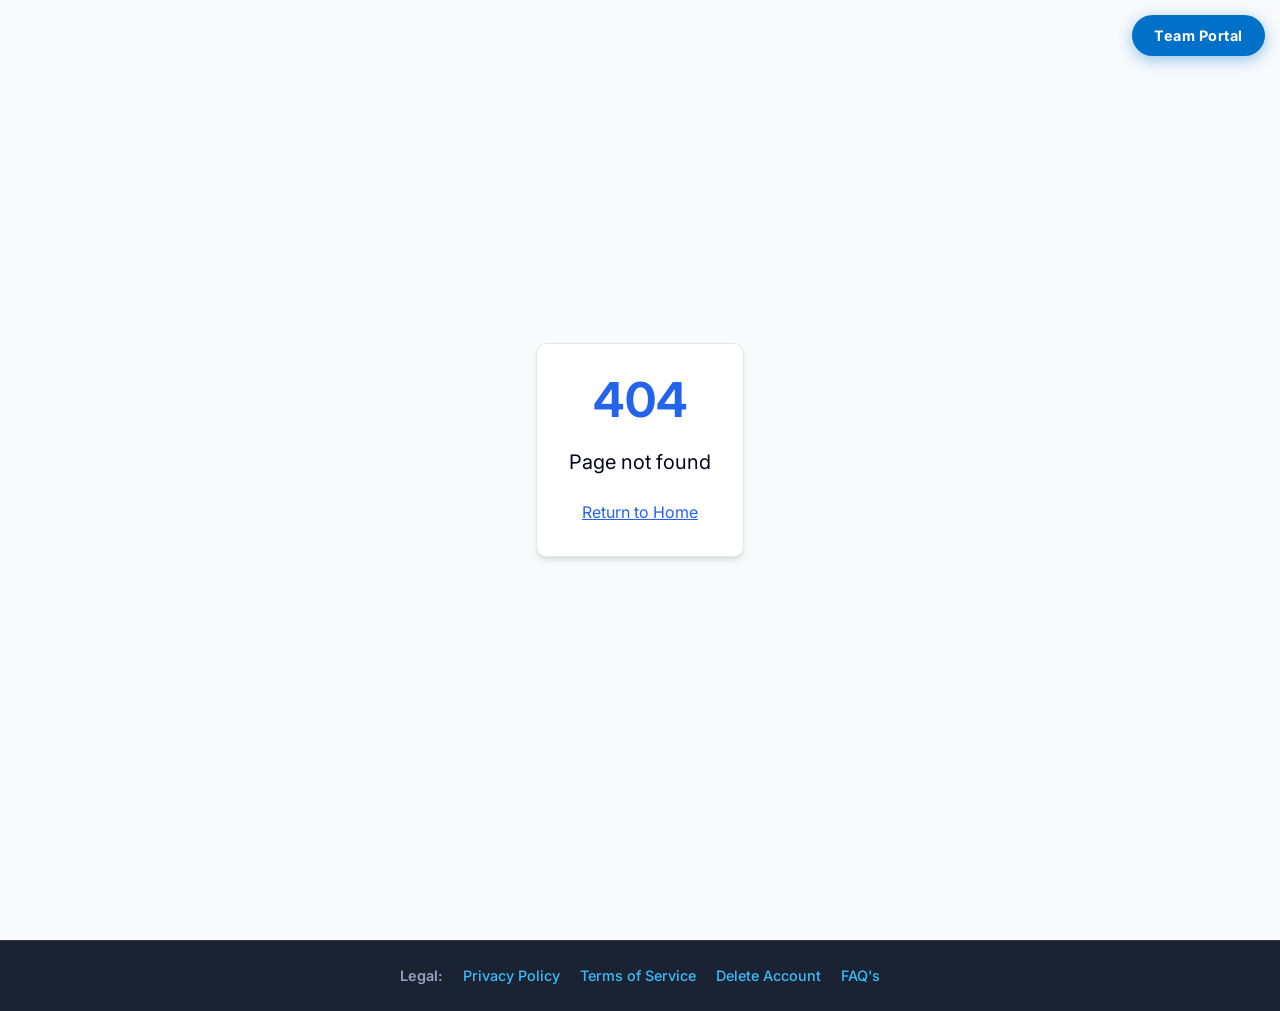
<file: index.html>
<!DOCTYPE html>
<html lang="en">

<head>
    <script src="https://static.famous.ai/debug.js"></script>
    <meta charset="UTF-8" />
    <meta name="viewport" content="width=device-width, initial-scale=1.0" />
    <title>Check-iN | AI-Powered Healthcare Assistant & Safety Monitor for Seniors</title>
    <meta name="description"
        content="Check-iN is an AI-powered healthcare assistant designed to support senior citizens in living independently by providing health monitoring and emergency support." />
    <link rel="icon" type="image/svg+xml" href="https://senior-health-guardian.deploypad.app/placeholder.svg" />

    <meta property="og:title" content="Check-iN Health Assistant" />
    <meta property="og:description"
        content="Check-iN is an AI-powered healthcare assistant designed to support senior citizens in living independently by providing health monitoring and emergency support." />
    <meta property="og:type" content="website" />
    <meta property="og:image" content="https://senior-health-guardian.deploypad.app/og.jpg" />

    <meta name="twitter:card" content="summary_large_image" />
    <meta name="twitter:image" content="https://senior-health-guardian.deploypad.app/og.jpg" />

    <!-- Bundled Assets from the updated app -->
    <script type="module" crossorigin
        src="./assets/index-0_XgYowt.js"></script>
    <link rel="stylesheet" crossorigin href="./assets/index-_ycQS4F2.css">
    
    <!-- Custom Pricing Override -->
    <script src="./assets/custom-pricing.js"></script>
    <script src="https://checkout.razorpay.com/v1/checkout.js"></script>
    <script src="./assets/razorpay-integration.js"></script>

    <!-- Accessibility Widget -->
    <script type="text/javascript" src="https://cdn.consentmanager.net/delivery/js/accessibility.min.js" data-acc-accid="a530d56268a4" data-acc-host="delivery.consentmanager.net" data-acc-cdn="cdn.consentmanager.net"></script>

    <style>
        /* Force scrolling for both mobile and desktop */
        html,
        body {
            margin: 0 !important;
            padding: 0 !important;
            overflow: auto !important;
            -webkit-overflow-scrolling: touch !important;
        }

        /* Hide specific elements: gear, Admin, old Privacy Settings */
        .hide-element {
            display: none !important;
            visibility: hidden !important;
            opacity: 0 !important;
            pointer-events: none !important;
        }

        /* Custom Team Portal link (CRM) - moved to extreme right */
        #portal-tab-custom {
            padding: 0.6rem 1.4rem;
            background: #0070c9;
            color: white !important;
            border-radius: 50px;
            font-weight: 700;
            text-decoration: none !important;
            position: fixed;
            top: 15px;
            right: 15px;
            z-index: 2147483647;
            /* Ensure it stays above the SPA layer */
            box-shadow: 0 4px 15px rgba(0, 112, 201, 0.4);
            transition: all 0.2s cubic-bezier(0.4, 0, 0.2, 1);
            display: block !important;
            font-size: 0.9rem;
            letter-spacing: 0.5px;
        }

        #portal-tab-custom:hover {
            background: #005ea6;
            transform: translateY(-2px);
            box-shadow: 0 6px 20px rgba(0, 112, 201, 0.5);
        }

        @media (max-width: 768px) {
            #portal-tab-custom {
                right: 15px;
                top: 80px;
                padding: 0.5rem 1rem;
                font-size: 0.8rem;
            }
        }

        /* Hide the Introductory Price Mustard Band generated by the React app */
        div[class*="from-amber-50"], div[class*="amber-500"] {
            display: none !important;
        }
    </style>
</head>

<body>
    <div id="root"></div>

    <!-- Team Portal points to the CRM (ccrm.html) -->
    <a href="ccrm.html" id="portal-tab-custom">Team Portal</a>

    <script>
        window.__SITE_ID__ = '69923537a592372b8bebdfe6';

        // 1. Legal Footer Injection
        const injectLegalFooter = () => {
            if (!document.getElementById('custom-legal-footer')) {
                const footer = document.createElement('div');
                footer.id = 'custom-legal-footer';
                footer.style.cssText = 'position: relative; width: 100%; background: rgba(15, 23, 42, 0.95); padding: 24px 20px; z-index: 100; display: flex; justify-content: center; align-items: center; gap: 20px; border-top: 1px solid rgba(255, 255, 255, 0.1); flex-wrap: wrap; box-sizing: border-box; font-family: Inter, sans-serif; backdrop-filter: blur(5px); margin-top: 40px;';
                
                const links = [
                    { t: 'Legal:', href: null, col: '#94a3b8' },
                    { t: 'Privacy Policy', href: 'privacy.html' },
                    { t: 'Terms of Service', href: 'https://drive.google.com/file/d/15dinH7ljCb8FooHwvIpQXrE9MdouHgz1/view?usp=sharing' },
                    { t: 'Delete Account', href: 'delete-account.html' },
                    { t: 'FAQ\'s', href: 'https://docs.google.com/document/d/1SRFPSK-cVkENgcPIJyO5ZUVoVhuf8VEL/edit' }
                ];
                
                links.forEach(l => {
                    const el = document.createElement(l.href ? 'a' : 'span');
                    el.textContent = l.t;
                    el.style.cssText = `color: ${l.col || '#38bdf8'}; font-weight: ${l.href ? '500' : '600'}; font-size: 0.9rem; text-decoration: none;`;
                    if (l.href) {
                        el.href = l.href;
                        el.target = '_blank';
                        el.style.transition = 'color 0.2s';
                    }
                    footer.appendChild(el);
                });
                
                document.body.appendChild(footer);
            }
        };

        // 2. Safely Inject Custom Pricing Overlay using specific targeting
        const injectPricingOverlay = () => {
            const pricingSection = document.getElementById('pricing');
            if (pricingSection && pricingSection.style.opacity !== '0') {
                pricingSection.style.opacity = '0';
                pricingSection.style.pointerEvents = 'none';

                let overlay = document.getElementById('marketing-pricing-overlay');
                if (!overlay) {
                    overlay = document.createElement('div');
                    overlay.id = 'marketing-pricing-overlay';
                    overlay.innerHTML = window.__CUSTOM_PRICING_HTML__;
                    overlay.style.position = 'absolute';
                    overlay.style.width = '100%';
                    overlay.style.left = '0';
                    overlay.style.zIndex = '50';
                    document.body.appendChild(overlay);
                }

                const rect = pricingSection.getBoundingClientRect();
                overlay.style.top = (rect.top + window.scrollY) + 'px';
                if (overlay.offsetHeight > 0) pricingSection.style.height = overlay.offsetHeight + 'px';
            }
        }; // <-- FIXED MISSING CLOSING BRACE

        // 3. Inject New Features dynamically
        const injectNewFeatures = () => {
            const featuresSection = document.getElementById('features');
            if (!featuresSection || document.getElementById('custom-features-injected')) return;

            // Find the container holding the feature cards by finding the element with the most children
            let maxChildren = 0;
            let container = null;
            
            // We must check ALL elements, including the featuresSection itself, just in case it is the grid container!
            const allElements = [featuresSection, ...Array.from(featuresSection.querySelectorAll('*'))];
            
            for (let i = 0; i < allElements.length; i++) {
                const el = allElements[i];
                let elementChildrenCount = 0;
                for (let j = 0; j < el.children.length; j++) {
                    // Count actual structural elements (ignore SVGs and headings if they are just titles)
                    if (el.children[j].tagName !== 'SVG' && el.children[j].tagName !== 'PATH') {
                        elementChildrenCount++;
                    }
                }
                // If it has at least 2 children and more (or equal) to the current max, it's our container
                if (elementChildrenCount >= maxChildren && elementChildrenCount >= 2) {
                    maxChildren = elementChildrenCount;
                    container = el;
                }
            }
            
            if (container) {
                const card = container.children[0];

                if (card) {
                    // 1. Diagnostics Feature (at-home testing)
                    const diagCard = card.cloneNode(true);
                    diagCard.id = 'custom-features-injected';
                    
                    const textElements = Array.from(diagCard.querySelectorAll('*')).filter(el => 
                        el.children.length === 0 && el.textContent.trim().length > 0 && !el.tagName.toLowerCase().includes('svg') && !el.tagName.toLowerCase().includes('path')
                    );
                    
                    if (textElements.length >= 1) textElements[0].textContent = 'At-Home Diagnostics';
                    if (textElements.length >= 2) textElements[1].textContent = 'Convenient at-home diagnostic services including lab tests and sample collection.';
                    
                    const diagSvgContainer = diagCard.querySelector('svg') ? diagCard.querySelector('svg').parentElement : null;
                    if (diagSvgContainer) {
                        diagSvgContainer.innerHTML = '<html We bring to you at-home convenience of diagnostic services with sample collection and a 6hours Report delivery width="24" height="24" viewBox="0 0 24 24" fill="none" stroke="currentColor" stroke-width="2" stroke-linecap="round" stroke-linejoin="round"><path d="M10 2v7.527a2 2 0 0 1-.211.896L4.72 20.55a2 2 0 0 0 1.8 2.95h10.96a2 2 0 0 0 1.8-2.95l-5.068-10.127A2 2 0 0 1 14 9.527V2"/><path d="M8.5 2h7"/><path d="M7 16h10"/></html>';
                    }
                    container.appendChild(diagCard);

                    // 2. Blood Bank Feature
                    const bloodCard = card.cloneNode(true);
                    const bTextElements = Array.from(bloodCard.querySelectorAll('*')).filter(el => 
                        el.children.length === 0 && el.textContent.trim().length > 0 && !el.tagName.toLowerCase().includes('svg') && !el.tagName.toLowerCase().includes('path')
                    );
                    
                    if (bTextElements.length >= 1) bTextElements[0].textContent = 'Local Blood Banks';
                    if (bTextElements.length >= 2) bTextElements[1].textContent = 'Search and locate nearby blood banks within 5kms of your location instantly during emergencies.';
                    
                    const bloodSvgContainer = bloodCard.querySelector('svg') ? bloodCard.querySelector('svg').parentElement : null;
                    if (bloodSvgContainer) {
                        bloodSvgContainer.innerHTML = '<svg xmlns="http://www.w3.org/2000/svg" width="24" height="24" viewBox="0 0 24 24" fill="none" stroke="currentColor" stroke-width="2" stroke-linecap="round" stroke-linejoin="round"><path d="M12 22a7 7 0 0 0 7-7c0-2-1-3.9-3-5.5s-3.5-4-4-6.5c-.5 2.5-2 4.9-4 6.5C6 11.1 5 13 5 15a7 7 0 0 0 7 7z"/></svg>';
                    }
                    container.appendChild(bloodCard);
                }
            }
        };

        // Initialize Observer to replace polling
        const observer = new MutationObserver(() => {
            if (document.getElementById('pricing')) injectPricingOverlay();
            if (document.getElementById('features')) injectNewFeatures();
            injectLegalFooter();
        });
        observer.observe(document.body, { childList: true, subtree: true });

        // On Load guarantees
        window.addEventListener('load', () => {
            injectPricingOverlay();
            injectNewFeatures();
            injectLegalFooter();
        });

        // 3. Global Click Interceptor for Smooth Scroll & Forms
        document.addEventListener('click', (e) => {
            const target = e.target.closest('a, button, span, p, div');
            if (!target || !target.textContent) return;
            
            const text = target.textContent.trim().toLowerCase();
            const isClickable = window.getComputedStyle(target).cursor === 'pointer' || target.tagName === 'A' || target.tagName === 'BUTTON';
            
            if (isClickable && (text === 'contact us' || text === 'get in touch')) {
                e.preventDefault();
                const headers = document.querySelectorAll('h1, h2, h3, h4, div, span, p');
                for (let h of headers) {
                    const txt = h.textContent.trim().toLowerCase();
                    if (txt === 'get in touch' || txt === "we'd love to hear from you") {
                        const section = h.closest('section');
                        if (section) section.scrollIntoView({ behavior: 'smooth', block: 'start' });
                        return;
                    }
                }
            }

            if (isClickable && (text === 'send message' || text === 'notify me')) {
                e.preventDefault();
                
                const container = target.closest('form') || target.closest('div[class*="mt-"]') || target.closest('section') || document;
                const inputs = container.querySelectorAll('input, document, textarea');
                
            if (isClickable && (text === 'send message' || text === 'notify me')) {
                e.preventDefault();
                
                const container = target.closest('form') || target.closest('div[class*="mt-"]') || target.closest('section') || document;
                const inputs = container.querySelectorAll('input, document, textarea');
                
                let extractedEmail = '';
                let extractedName = '';
                let extractedPhone = '';
                let extractedMessage = '';
                let hasData = false;

                inputs.forEach(input => {
                    const nameAttr = (input.getAttribute('placeholder') || input.name || '').toLowerCase();
                    const val = input.value;
                    if (val) hasData = true;
                    
                    if (nameAttr.includes('email') || input.type === 'email') extractedEmail = val;
                    else if (nameAttr.includes('name')) extractedName = val;
                    else if (nameAttr.includes('phone') || input.type === 'tel') extractedPhone = val;
                    else if (nameAttr.includes('message') || input.tagName === 'TEXTAREA') extractedMessage = val;
                });

                if (!hasData) return; // Prevent empty submissions

                const originalText = target.textContent;
                target.textContent = text === 'send message' ? 'Sending...' : 'Registering...';
                target.style.pointerEvents = 'none';
                target.style.opacity = '0.7';

                const SUPABASE_URL = "https://magnrdegcegxdtgapyez.supabase.co";
                const ANON_KEY = "eyJhbGciOiJIUzI1NiIsInR5cCI6IkpXVCJ9.eyJpc3MiOiJzdXBhYmFzZSIsInJlZiI6Im1hZ25yZGVnY2VneGR0Z2FweWV6Iiwicm9sZSI6ImFub24iLCJpYXQiOjE3NzM4NTI5MTYsImV4cCI6MjA4OTQyODkxNn0.GEsHJs4uD-UVrdlgepE6nbjZBmjDICGZ4sR6a3zMv48";
                
                // Route dynamically based on the button pushed
                const isContactForm = text === 'send message';
                const endpoint = `${SUPABASE_URL}/rest/v1/${isContactForm ? 'contact_submissions' : 'premium_plus_waitlist'}`;
                
                let payload = {};
                if (isContactForm) {
                    payload = {
                        full_name: extractedName || 'Web Visitor',
                        email: extractedEmail || 'no-email@provided.com',
                        phone: extractedPhone || null,
                        subject: 'Inquiry from Futurewave.in',
                        message: extractedMessage || 'No message provided',
                        source: 'web-landing-page'
                    };
                } else {
                    payload = {
                        email: extractedEmail,
                        full_name: extractedName || 'Web User',
                        phone: extractedPhone || null,
                        source: 'web-landing-page'
                    };
                }

                fetch(endpoint, {
                    method: 'POST',
                    headers: {
                        'apikey': ANON_KEY,
                        'Authorization': `Bearer ${ANON_KEY}`,
                        'Content-Type': 'application/json',
                        'Prefer': 'return=minimal'
                    },
                    body: JSON.stringify(payload)
                }).then(response => {
                    if (response.ok || response.status === 409) { 
                        target.textContent = isContactForm ? 'Message Sent!' : 'Successfully Registered!';
                        target.style.backgroundColor = '#10b981'; // Tailwind Emerald 500
                        target.style.color = 'white';
                        target.style.opacity = '1';
                        inputs.forEach(i => i.value = ''); // clear form
                        setTimeout(() => {
                            target.textContent = originalText;
                            target.style.pointerEvents = 'auto';
                            target.style.backgroundColor = ''; 
                            target.style.color = '';
                        }, 4000);
                    } else {
                        throw new Error(`DB Error: ${response.status}`);
                    }
                }).catch(err => {
                    console.error('Database insertion error', err);
                    target.textContent = 'Server Error. Try Again.';
                    setTimeout(() => {
                        target.textContent = originalText;
                        target.style.pointerEvents = 'auto';
                        target.style.opacity = '1';
                    }, 2000);
                });
            }
            }
        });
    </script>
    <script src="https://static.famous.ai/events.js"></script>
</body>

</html>
</file>
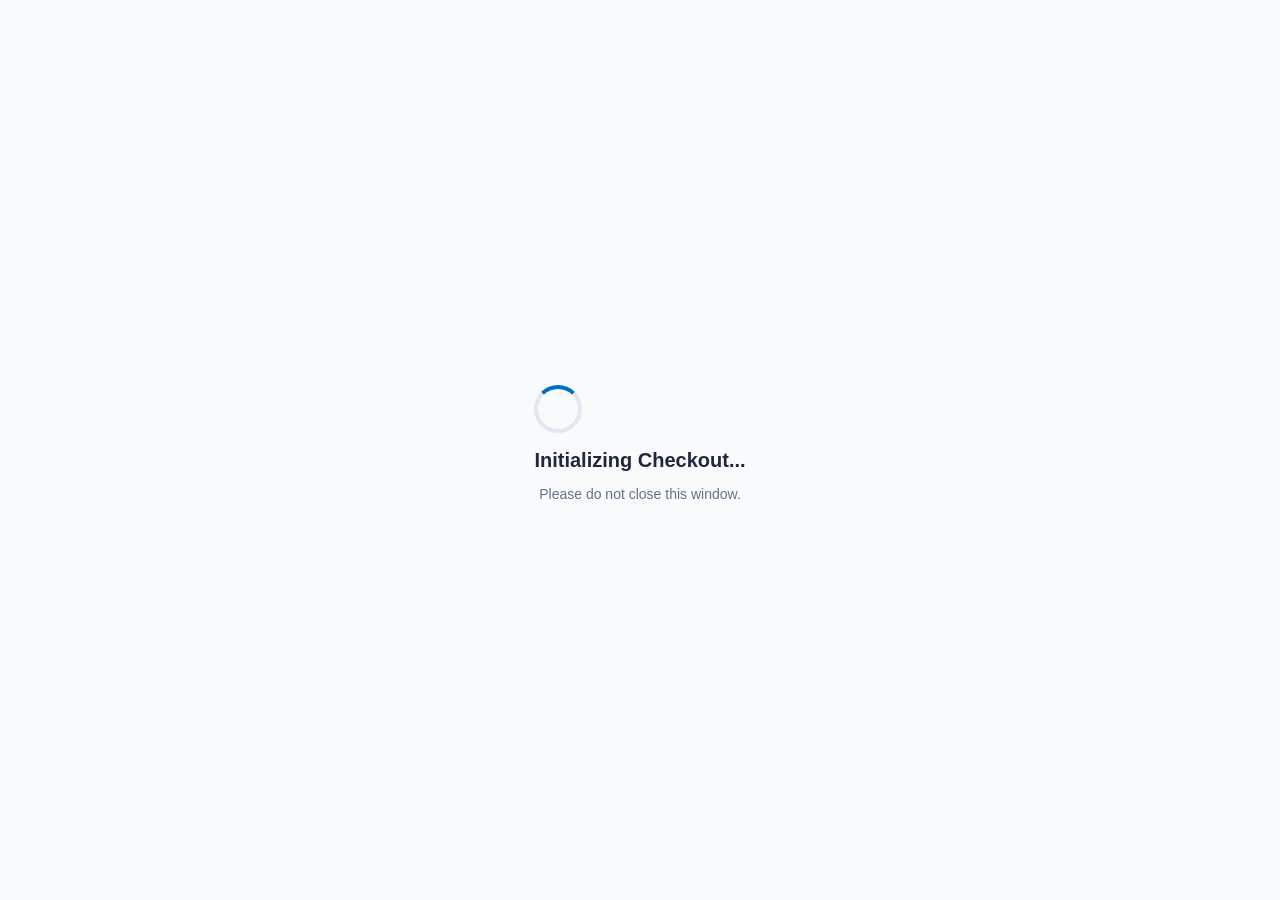
<file: pay/index.html>
<!DOCTYPE html>
<html lang="en">
<head>
    <meta charset="UTF-8">
    <meta name="viewport" content="width=device-width, initial-scale=1.0">
    <title>Processing Payment...</title>
    <style>
        body { margin: 0; padding: 0; display: flex; justify-content: center; align-items: center; height: 100vh; background-color: #f8fafc; font-family: -apple-system, BlinkMacSystemFont, "Segoe UI", Roboto, Helvetica, Arial, sans-serif; }
        .loader { border: 4px solid #e2e8f0; border-top: 4px solid #0070c9; border-radius: 50%; width: 40px; height: 40px; animation: spin 1s linear infinite; margin-bottom: 16px; }
        @keyframes spin { 0% { transform: rotate(0deg); } 100% { transform: rotate(360deg); } }
        .container { text-align: center; }
        h1 { color: #1e293b; font-size: 1.25rem; }
        p { color: #64748b; font-size: 0.875rem; }
    </style>
    <script src="https://checkout.razorpay.com/v1/checkout.js"></script>
</head>
<body>
    <div class="container">
        <div class="loader"></div>
        <h1>Initializing Checkout...</h1>
        <p>Please do not close this window.</p>
    </div>

    <script>
        document.addEventListener('DOMContentLoaded', () => {
            const params = new URLSearchParams(window.location.search);
            const plan = params.get('plan') || 'basic';
            const billing = params.get('billing') || 'monthly';
            const userId = params.get('user_id');
            const successUrl = params.get('app_callback') || 'https://iamgood.lovable.app/subscription?status=success';
            const cancelUrl = params.get('cancel_url') || 'https://iamgood.lovable.app/subscription?status=cancelled';
            
            // Define pricing (should match your setup)
            let baseAmount = plan.toLowerCase() === 'pro' ? 199 : 99;
            if (billing === 'yearly') {
                baseAmount = plan.toLowerCase() === 'pro' ? 1999 : 999;
            }
            
            // You can also check for coupons here if needed, but for now we fallback to base amount
            
            const options = {
                "key": "rzp_live_SassCau6r4lvu5", // Replace with your Test/Live key
                "amount": baseAmount * 100, // paise
                "currency": "INR",
                "name": "Check-iN Health",
                "description": `${plan.charAt(0).toUpperCase() + plan.slice(1)} Subscription (${billing})`,
                "image": "https://senior-health-guardian.deploypad.app/placeholder.svg",
                "handler": async function (response) {
                    try {
                        const WEBHOOK_SECRET = "BV2vVymyG27wTFk1r23f5Y3r"; // REPLACE THIS!
                        const payloadObj = {
                            amount_paise: baseAmount * 100,
                            billing_cycle: billing,
                            plan_type: plan.toLowerCase(),
                            razorpay_order_id: response.razorpay_order_id || "",
                            razorpay_payment_id: response.razorpay_payment_id || "",
                            user_id: userId || "unknown"
                        };
                        
                        const signPayload = JSON.stringify(payloadObj);
                        
                        const enc = new TextEncoder();
                        const key = await crypto.subtle.importKey("raw", enc.encode(WEBHOOK_SECRET), {name: "HMAC", hash: "SHA-256"}, false, ["sign"]);
                        const signatureBuffer = await crypto.subtle.sign("HMAC", key, enc.encode(signPayload));
                        const signature = Array.from(new Uint8Array(signatureBuffer)).map(b => b.toString(16).padStart(2, '0')).join('');
                        
                        payloadObj.signature = signature;

                        await fetch("https://magnrdegcegxdtgapyez.supabase.co/functions/v1/confirm-payment", {
                            method: 'POST',
                            headers: { 'Content-Type': 'application/json' },
                            body: JSON.stringify(payloadObj)
                        });
                    } catch (e) {
                        console.error("Webhook POST failed", e);
                    }

                    // Success callback
                    window.location.href = `${successUrl}&payment_id=${response.razorpay_payment_id}`;
                },
                "prefill": {
                    "name": "",
                    "email": "",
                    "contact": ""
                },
                "theme": {
                    "color": "#1e293b"
                },
                "modal": {
                    "ondismiss": function() {
                        window.location.href = cancelUrl;
                    }
                }
            };

            const rzp = new Razorpay(options);
            
            // Handle Razorpay payment failure
            rzp.on('payment.failed', function (response){
                 alert(response.error.description);
                 window.location.href = cancelUrl;
            });
            
            // Add a small delay to ensure script loaded properly
            setTimeout(() => {
                rzp.open();
            }, 500);
        });
    </script>
</body>
</html>
</file>
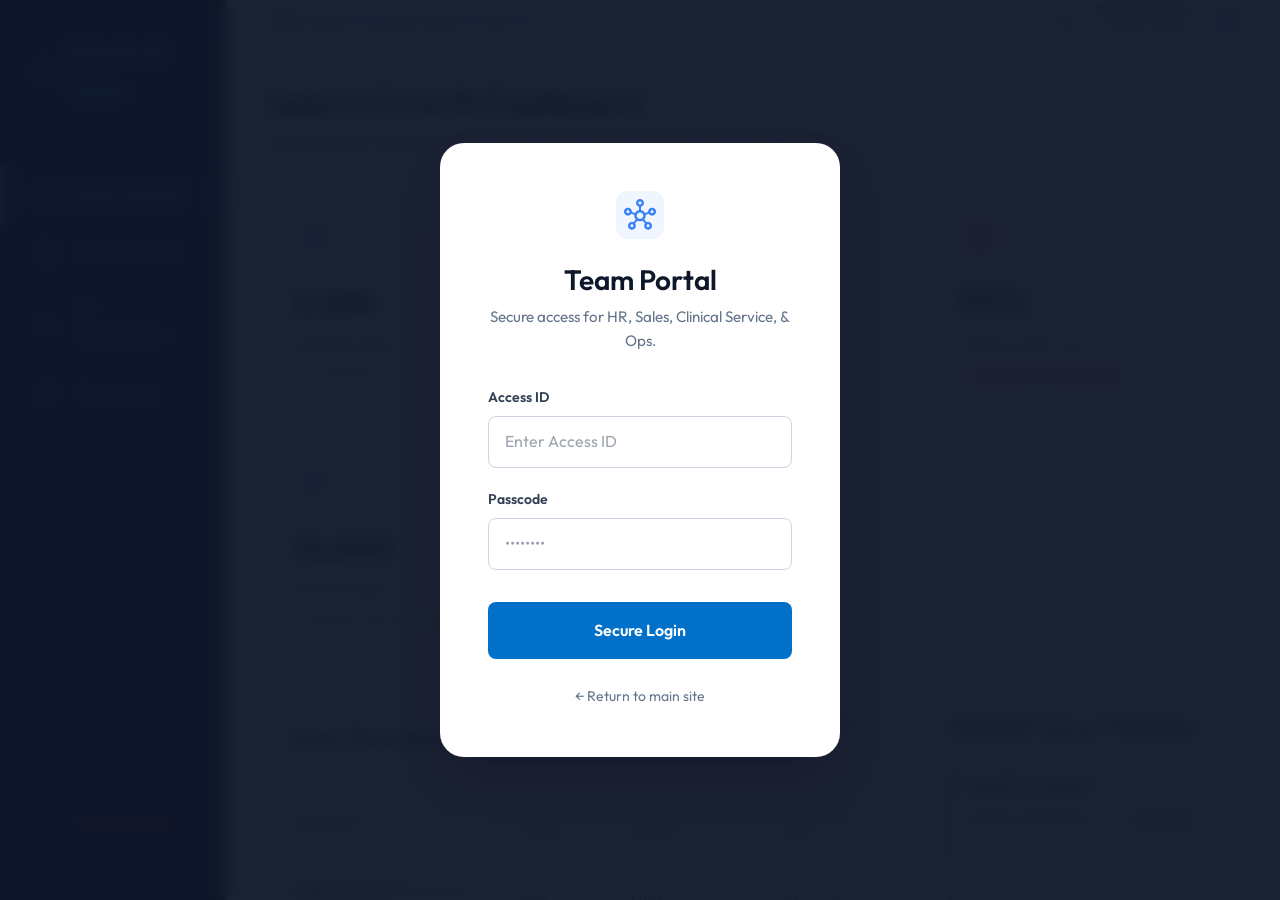
<file: ccrm.html>
<!DOCTYPE html>
<html lang="en">

<head>
    <meta charset="UTF-8">
    <meta name="viewport" content="width=device-width, initial-scale=1.0">
    <title>Team Portal - Integrated CRM | Check-iN</title>
    <!-- Bundled Assets from the updated app -->
    <script type="module" crossorigin
        src="./assets/index-0_XgYowt.js"></script>
    <link rel="stylesheet" crossorigin href="./assets/index-_ycQS4F2.css">
    <!-- Google Fonts -->
    <link rel="preconnect" href="https://fonts.googleapis.com">
    <link rel="preconnect" href="https://fonts.gstatic.com" crossorigin>
    <link
        href="https://fonts.googleapis.com/css2?family=Outfit:wght@300;400;500;600;700&family=Inter:wght@400;500;600&display=swap"
        rel="stylesheet">
    <!-- Material Icons -->
    <link rel="stylesheet"
        href="https://fonts.googleapis.com/css2?family=Material+Symbols+Outlined:opsz,wght,FILL,GRAD@20..48,100..700,0..1,-50..200" />
    <link rel="stylesheet" href="style.css">

    <!-- Accessibility Widget -->
    <script type="text/javascript" src="https://cdn.consentmanager.net/delivery/js/accessibility.min.js" data-acc-accid="a530d56268a4" data-acc-host="delivery.consentmanager.net" data-acc-cdn="cdn.consentmanager.net"></script>

    <style>
        body {
            background: #f8fafc;
            margin: 0;
            font-family: 'Inter', sans-serif;
            display: flex;
            height: 100vh;
            overflow: hidden;
        }

        /* Sidebar Styling */
        .ccrm-sidebar {
            width: 260px;
            background: #0f172a;
            color: white;
            display: flex;
            flex-direction: column;
            padding: 2rem 0;
            box-shadow: 4px 0 15px rgba(0, 0, 0, 0.1);
        }

        .sidebar-brand {
            padding: 0 2rem 2rem;
            font-weight: 700;
            font-family: 'Outfit', sans-serif;
            font-size: 1.5rem;
            color: #38bdf8;
            border-bottom: 1px solid rgba(255, 255, 255, 0.1);
            display: flex;
            align-items: center;
            gap: 10px;
        }

        .sidebar-nav {
            flex-grow: 1;
            padding: 1.5rem 0;
        }

        .nav-item {
            display: flex;
            align-items: center;
            gap: 1rem;
            padding: 1rem 2rem;
            color: #94a3b8;
            text-decoration: none;
            transition: all 0.2s;
            font-weight: 500;
            cursor: pointer;
            border-left: 4px solid transparent;
        }

        .nav-item:hover {
            background: rgba(255, 255, 255, 0.05);
            color: #f8fafc;
        }

        .nav-item.active {
            background: rgba(56, 189, 248, 0.1);
            color: #38bdf8;
            border-left: 4px solid #38bdf8;
        }

        .nav-item .material-symbols-outlined {
            font-size: 22px;
        }

        .ccrm-main {
            flex-grow: 1;
            display: flex;
            flex-direction: column;
            overflow-y: auto;
        }

        .ccrm-header {
            height: 70px;
            background: white;
            border-bottom: 1px solid #e2e8f0;
            display: flex;
            align-items: center;
            justify-content: space-between;
            padding: 0 2rem;
            position: sticky;
            top: 0;
            z-index: 10;
        }

        .header-search {
            display: flex;
            align-items: center;
            background: #f1f5f9;
            padding: 0.5rem 1rem;
            border-radius: 8px;
            width: 300px;
        }

        .header-search input {
            border: none;
            background: transparent;
            outline: none;
            margin-left: 0.5rem;
            width: 100%;
            color: #475569;
        }

        .header-user {
            display: flex;
            align-items: center;
            gap: 1.25rem;
        }

        .patient-avatar {
            width: 40px;
            height: 40px;
            border-radius: 50%;
            display: flex;
            align-items: center;
            justify-content: center;
            font-weight: 600;
            background: #e0f2fe;
            color: #0070c9;
        }

        /* Modules */
        .crm-module {
            display: none;
            padding: 2.5rem;
            max-width: 1400px;
            margin: 0 auto;
            width: 100%;
            animation: fadeIn 0.3s ease;
        }

        .crm-module.active {
            display: block;
        }

        @keyframes fadeIn {
            from {
                opacity: 0;
                transform: translateY(10px);
            }

            to {
                opacity: 1;
                transform: translateY(0);
            }
        }

        .dashboard-header {
            margin-bottom: 2rem;
        }

        .dashboard-header h1 {
            font-family: 'Outfit', sans-serif;
            font-size: 2rem;
            color: #0f172a;
            margin: 0;
            letter-spacing: -0.5px;
        }

        .dashboard-header p {
            color: #64748b;
            margin-top: 0.5rem;
            font-size: 1.1rem;
        }

        /* Generic CRM Grids */
        .stats-grid {
            display: grid;
            grid-template-columns: repeat(auto-fit, minmax(260px, 1fr));
            gap: 1.5rem;
            margin-bottom: 2rem;
        }

        .stat-card {
            background: white;
            padding: 1.5rem;
            border-radius: 16px;
            border: 1px solid #e2e8f0;
            box-shadow: 0 4px 6px -1px rgba(0, 0, 0, 0.05);
            transition: transform 0.2s;
        }

        .stat-card:hover {
            transform: translateY(-2px);
            box-shadow: 0 10px 15px -3px rgba(0, 0, 0, 0.05);
        }

        .stat-icon {
            width: 48px;
            height: 48px;
            border-radius: 12px;
            display: flex;
            align-items: center;
            justify-content: center;
            margin-bottom: 1rem;
        }

        .stat-icon.blue {
            background: #eff6ff;
            color: #3b82f6;
        }

        .stat-icon.green {
            background: #ecfdf5;
            color: #10b981;
        }

        .stat-icon.red {
            background: #fef2f2;
            color: #ef4444;
        }

        .stat-icon.purple {
            background: #faf5ff;
            color: #a855f7;
        }

        .stat-icon.orange {
            background: #fff7ed;
            color: #f97316;
        }

        .stat-val {
            font-size: 2rem;
            font-weight: 700;
            color: #0f172a;
            font-family: 'Outfit', sans-serif;
            margin-bottom: 0.25rem;
        }

        .stat-label {
            font-size: 0.9rem;
            color: #64748b;
            font-weight: 500;
        }

        .stat-trend {
            font-size: 0.8rem;
            font-weight: 600;
            margin-top: 0.5rem;
            display: flex;
            align-items: center;
            gap: 4px;
        }

        .stat-trend.up {
            color: #10b981;
        }

        .stat-trend.down {
            color: #ef4444;
        }

        /* Tables */
        .table-container {
            background: white;
            border-radius: 16px;
            border: 1px solid #e2e8f0;
            overflow: hidden;
            margin-bottom: 2rem;
            box-shadow: 0 1px 3px rgba(0, 0, 0, 0.05);
        }

        .ccrm-table {
            width: 100%;
            border-collapse: collapse;
            text-align: left;
        }

        .ccrm-table th {
            background: #f8fafc;
            padding: 1rem 1.5rem;
            font-size: 0.75rem;
            color: #64748b;
            text-transform: uppercase;
            font-weight: 700;
            letter-spacing: 0.5px;
        }

        .ccrm-table td {
            padding: 1.25rem 1.5rem;
            border-top: 1px solid #f1f5f9;
            font-size: 0.9rem;
            color: #334155;
        }

        .badge {
            padding: 0.25rem 0.75rem;
            border-radius: 100px;
            font-size: 0.75rem;
            font-weight: 600;
            display: inline-flex;
            align-items: center;
            gap: 4px;
        }

        .badge.critical {
            background: #fee2e2;
            color: #b91c1c;
        }

        .badge.warning {
            background: #ffedd5;
            color: #c2410c;
        }

        .badge.success {
            background: #d1fae5;
            color: #047857;
        }

        .badge.neutral {
            background: #f1f5f9;
            color: #475569;
        }

        .badge.info {
            background: #e0f2fe;
            color: #0369a1;
        }

        .sos-panel {
            background: #fef2f2;
            border: 1px solid #fee2e2;
            border-left: 4px solid #ef4444;
            border-radius: 12px;
            padding: 1.5rem;
            display: flex;
            align-items: center;
            justify-content: space-between;
            margin-bottom: 2rem;
        }

        .two-col-grid {
            display: grid;
            grid-template-columns: 2fr 1fr;
            gap: 1.5rem;
        }
    </style>
</head>

<body>
    <!-- Login Gate Overlay -->
    <div id="ccrm-login-gate"
        style="position:fixed;inset:0;background:rgba(15,23,42,0.95);z-index:9999;display:flex;align-items:center;justify-content:center;">
        <div
            style="background:white;padding:3rem;border-radius:24px;width:100%;max-width:400px;box-shadow:0 25px 50px -12px rgba(0,0,0,0.25);text-align:center;">
            <div class="stat-icon blue" style="margin: 0 auto 1.5rem;"><span class="material-symbols-outlined"
                    style="font-size: 32px;">hub</span></div>
            <h2 style="font-family:'Outfit';margin:0 0 0.5rem;color:#0f172a;font-size:1.75rem;">Team Portal</h2>
            <p style="color:#64748b;font-size:0.95rem;margin-bottom:2rem;">Secure access for HR, Sales, Clinical
                Service, & Ops.</p>

            <div id="login-error-msg"
                style="display:none;color:#ef4444;background:#fef2f2;padding:0.75rem;border-radius:8px;margin-bottom:1.5rem;font-size:0.875rem;font-weight:500;">
                Invalid credentials. Try: admin / guardian2026</div>

            <div style="text-align:left;margin-bottom:1.25rem;">
                <label
                    style="display:block;font-size:0.875rem;font-weight:600;color:#334155;margin-bottom:0.5rem;">Access
                    ID</label>
                <input type="text" id="username" placeholder="Enter Access ID"
                    style="width:100%;padding:0.75rem 1rem;border:1px solid #cbd5e1;border-radius:8px;outline:none;box-sizing:border-box;">
            </div>

            <div style="text-align:left;margin-bottom:2rem;">
                <label
                    style="display:block;font-size:0.875rem;font-weight:600;color:#334155;margin-bottom:0.5rem;">Passcode</label>
                <input type="password" id="password" placeholder="••••••••"
                    style="width:100%;padding:0.75rem 1rem;border:1px solid #cbd5e1;border-radius:8px;outline:none;box-sizing:border-box;">
            </div>

            <button id="ccrm-login-btn"
                style="width:100%;background:#0070c9;color:white;border:none;padding:1rem;border-radius:8px;font-weight:600;font-size:1rem;cursor:pointer;transition:background 0.2s;">Secure
                Login</button>
            <div style="margin-top: 1.5rem;">
                <a href="index.html" style="color: #64748b; font-size: 0.875rem; text-decoration: none;">← Return to
                    main site</a>
            </div>
        </div>
    </div>

    <!-- Sidebar -->
    <aside class="ccrm-sidebar">
        <div class="sidebar-brand">
            <span class="material-symbols-outlined">health_and_safety</span> Check-iN Team
        </div>
        <nav class="sidebar-nav">
            <a class="nav-item active" data-module="sales">
                <span class="material-symbols-outlined">monitoring</span> Sales & Growth
            </a>
            <a class="nav-item" data-module="service">
                <span class="material-symbols-outlined">medical_services</span> Clinical Service
            </a>
            <a class="nav-item" data-module="hr">
                <span class="material-symbols-outlined">groups</span> HR Management
            </a>
            <a class="nav-item" data-module="ops">
                <span class="material-symbols-outlined">settings_suggest</span> Ops Control
            </a>
        </nav>
        <div class="sidebar-footer" style="padding: 2rem;">
            <a href="#" id="ccrm-logout-btn" class="nav-item" style="padding: 0; color: #f87171;">
                <span class="material-symbols-outlined">logout</span> Secure Logout
            </a>
        </div>
    </aside>

    <!-- Main Content -->
    <main class="ccrm-main">
        <header class="ccrm-header">
            <div class="header-search">
                <span class="material-symbols-outlined">search</span>
                <input type="text" placeholder="Search records, staff, or metrics...">
            </div>
            <div class="header-user">
                <span class="material-symbols-outlined" style="color: #64748b;">notifications</span>
                <div style="text-align: right;">
                    <div style="font-weight: 600; font-size: 0.875rem; color: #0f172a;">System Admin</div>
                    <div style="font-size: 0.75rem; color: #64748b;">Director Access</div>
                </div>
                <div class="patient-avatar">AD</div>
            </div>
        </header>

        <!-- MODULE: SALES & GROWTH -->
        <section id="module-sales" class="crm-module active">
            <div class="dashboard-header">
                <h1>Sales & Growth Dashboard</h1>
                <p>Tracking the "0 to 10K" Subscriber Master Plan (April 20 - July 20, 2026)</p>
            </div>

            <div class="stats-grid">
                <div class="stat-card">
                    <div class="stat-icon blue"><span class="material-symbols-outlined">rocket_launch</span></div>
                    <div class="stat-val">5,500</div>
                    <div class="stat-label">Total Subscribers</div>
                    <div class="stat-trend up"><span class="material-symbols-outlined"
                            style="font-size: 16px;">arrow_upward</span> +3,500 this month</div>
                </div>
                <div class="stat-card">
                    <div class="stat-icon green"><span class="material-symbols-outlined">price_check</span></div>
                    <div class="stat-val">85%</div>
                    <div class="stat-label">Gross Margin</div>
                    <div class="stat-trend up"><span class="material-symbols-outlined"
                            style="font-size: 16px;">arrow_upward</span> Highly Profitable</div>
                </div>
                <div class="stat-card">
                    <div class="stat-icon orange"><span class="material-symbols-outlined">payments</span></div>
                    <div class="stat-val">₹372</div>
                    <div class="stat-label">Clinical Cost Per User</div>
                    <div class="stat-trend down"><span class="material-symbols-outlined"
                            style="font-size: 16px;">arrow_downward</span> Includes 3mo Monitoring</div>
                </div>
                <div class="stat-card">
                    <div class="stat-icon purple"><span class="material-symbols-outlined">flag</span></div>
                    <div class="stat-val">10,000</div>
                    <div class="stat-label">Month 3 Target</div>
                    <div class="stat-trend up"><span class="material-symbols-outlined"
                            style="font-size: 16px;">info</span> Requires 161 avg signups/day</div>
                </div>
            </div>

            <div class="two-col-grid">
                <div class="table-container">
                    <div
                        style="padding: 1.5rem; border-bottom: 1px solid #e2e8f0; display:flex; justify-content:space-between; align-items:center;">
                        <h3 style="margin:0; font-family:'Outfit';">User Demographics (Health Complexity)</h3>
                        <span class="badge info">Month 2 Extrapolated</span>
                    </div>
                    <table class="ccrm-table">
                        <thead>
                            <tr>
                                <th>Category</th>
                                <th>% of Users</th>
                                <th>Estimated Count</th>
                                <th>Interview Time</th>
                            </tr>
                        </thead>
                        <tbody>
                            <tr>
                                <td><span style="font-weight:600;">Healthy Seniors</span> (No chronic conditions)</td>
                                <td>20%</td>
                                <td>1,100</td>
                                <td>20 mins (Low)</td>
                            </tr>
                            <tr>
                                <td><span style="font-weight:600;">Mild Conditions</span> (1-2 stable)</td>
                                <td>40%</td>
                                <td>2,200</td>
                                <td>30 mins (Med)</td>
                            </tr>
                            <tr>
                                <td><span style="font-weight:600;">Moderate</span> (3+ managed)</td>
                                <td>30%</td>
                                <td>1,650</td>
                                <td>40 mins (High)</td>
                            </tr>
                            <tr>
                                <td><span style="font-weight:600;">Complex</span> (unstable, multiple)</td>
                                <td>10%</td>
                                <td>550</td>
                                <td>60 mins (V.High)</td>
                            </tr>
                        </tbody>
                    </table>
                </div>

                <div class="table-container" style="padding: 1.5rem;">
                    <h3 style="margin:0 0 1rem; font-family:'Outfit';">Growth Curve Timeline</h3>
                    <div style="display:flex; flex-direction:column; gap: 1rem;">
                        <div
                            style="padding: 1rem; background:#f8fafc; border-radius:12px; border-left:4px solid #94a3b8;">
                            <div style="font-weight:700;">Month 1 (Launch)</div>
                            <div
                                style="display:flex; justify-content:space-between; margin-top:0.5rem; font-size:0.875rem; color:#475569;">
                                <span>Target: 2,000 users</span> <span class="badge success">Achieved</span></div>
                        </div>
                        <div
                            style="padding: 1rem; background:#eff6ff; border-radius:12px; border-left:4px solid #3b82f6;">
                            <div style="font-weight:700; color:#1e40af;">Month 2 (Current Ramp)</div>
                            <div
                                style="display:flex; justify-content:space-between; margin-top:0.5rem; font-size:0.875rem; color:#475569;">
                                <span>Target: 5,500 total</span> <span class="badge info">In Progress</span></div>
                        </div>
                        <div
                            style="padding: 1rem; background:#f8fafc; border-radius:12px; border-left:4px solid #cbd5e1;">
                            <div style="font-weight:700;">Month 3 (Peak Viral)</div>
                            <div
                                style="display:flex; justify-content:space-between; margin-top:0.5rem; font-size:0.875rem; color:#475569;">
                                <span>Target: 10,000 total</span> <span class="badge neutral">Upcoming</span></div>
                        </div>
                    </div>
                </div>
            </div>
        </section>

        <!-- MODULE: CLINICAL SERVICE (CUSTOMER SERVICE) -->
        <section id="module-service" class="crm-module">
            <div class="dashboard-header">
                <h1>Clinical Service Operations</h1>
                <p>Triage active alerts, track intake interviews, and manage emergency protocols.</p>
            </div>

            <!-- Pre-configured SOS Panel corresponding to Emergency Protocol -->
            <div class="sos-panel">
                <div style="display: flex; align-items: center; gap: 1.5rem;">
                    <div style="background:#fca5a5; padding:12px; border-radius:50%; display:flex;"><span
                            class="material-symbols-outlined"
                            style="color: #991b1b; font-size:32px; font-variation-settings: 'FILL' 1;">warning</span>
                    </div>
                    <div>
                        <div style="font-weight: 800; font-size:1.1rem; color: #b91c1c; margin-bottom: 4px;">PRIORITY
                            90-100: Suspected Fall with Injury</div>
                        <div style="font-size: 0.95rem; color: #991b1b;"><span style="font-weight:600;">Patient:</span>
                            Ramakant Verma (81) • <span style="font-weight:600;">Trigger:</span> Ring Impact + No
                            Response • <span style="font-weight:600;">Time:</span> 2 mins ago</div>
                    </div>
                </div>
                <div style="display:flex; gap:1rem;">
                    <button class="btn btn-secondary"
                        style="border:1px solid #f87171; color:#b91c1c; padding: 0.75rem 1.5rem;">Contact
                        Guardian</button>
                    <button class="btn btn-primary resolve-sos-btn"
                        style="background: #ef4444; border: none; padding: 0.75rem 1.5rem; font-weight:700;">Dispatch
                        Ambulance (108)</button>
                </div>
            </div>

            <div class="stats-grid">
                <div class="stat-card border-t-4" style="border-top: 4px solid #ef4444;">
                    <div class="stat-icon red"><span class="material-symbols-outlined">medical_services</span></div>
                    <div class="stat-val">3</div>
                    <div class="stat-label">Active Escalations (T2/T3)</div>
                </div>
                <div class="stat-card">
                    <div class="stat-icon orange"><span class="material-symbols-outlined">monitor_heart</span></div>
                    <div class="stat-val">88</div>
                    <div class="stat-label">Avg Alerts/Day Expected</div>
                </div>
                <div class="stat-card">
                    <div class="stat-icon blue"><span class="material-symbols-outlined">assignment_ind</span></div>
                    <div class="stat-val">~15</div>
                    <div class="stat-label">Interviews / Doctor / Day</div>
                </div>
            </div>

            <div class="table-container">
                <div
                    style="padding: 1.5rem; border-bottom: 1px solid #e2e8f0; display:flex; justify-content:space-between; align-items:center;">
                    <h3 style="margin:0; font-family:'Outfit';">Live Alert Triage Queue</h3>
                    <div style="display:flex; gap: 0.5rem;">
                        <span class="badge" style="background:#f8fafc; border:1px solid #e2e8f0;">Filter: All</span>
                    </div>
                </div>
                <table class="ccrm-table">
                    <thead>
                        <tr>
                            <th>Patient / Demographic</th>
                            <th>Alert Trigger</th>
                            <th>Priority Score</th>
                            <th>Assignment</th>
                            <th>Time Elapsed</th>
                            <th>Action</th>
                        </tr>
                    </thead>
                    <tbody>
                        <tr>
                            <td>
                                <div style="font-weight:600; color:#0f172a;">Devki Nandan (76)</div>
                                <div style="font-size:0.75rem; color:#64748b;">Cardiac Hx, Diabetes</div>
                            </td>
                            <td><span style="font-weight:600;">HR Anomaly (>145 bpm)</span></td>
                            <td><span class="badge critical">HIGH (85)</span></td>
                            <td>Tier 2 (General Physician)</td>
                            <td style="color:#ef4444; font-weight:600;">8 mins</td>
                            <td><button
                                    style="padding:0.5rem 1rem; background:#0070c9; color:white; border:none; border-radius:6px; cursor:pointer; font-weight:600;">Review
                                    Case</button></td>
                        </tr>
                        <tr>
                            <td>
                                <div style="font-weight:600; color:#0f172a;">Meera Patel (68)</div>
                                <div style="font-size:0.75rem; color:#64748b;">Healthy</div>
                            </td>
                            <td>SpO2 Low (89%)</td>
                            <td><span class="badge warning">MEDIUM (55)</span></td>
                            <td>Tier 1 (Counselor)</td>
                            <td>4 mins</td>
                            <td><button
                                    style="padding:0.5rem 1rem; background:#f1f5f9; color:#475569; border:none; border-radius:6px; cursor:pointer;">Review</button>
                            </td>
                        </tr>
                        <tr>
                            <td>
                                <div style="font-weight:600; color:#0f172a;">Anil Desai (71)</div>
                                <div style="font-size:0.75rem; color:#64748b;">Arthritis</div>
                            </td>
                            <td>Minor Fall (Stood up)</td>
                            <td><span class="badge info">LOW (35)</span></td>
                            <td>Tier 1 (Counselor)</td>
                            <td>2 mins</td>
                            <td><button
                                    style="padding:0.5rem 1rem; background:#f1f5f9; color:#475569; border:none; border-radius:6px; cursor:pointer;">Review</button>
                            </td>
                        </tr>
                    </tbody>
                </table>
            </div>
        </section>

        <!-- MODULE: HR MANAGEMENT -->
        <section id="module-hr" class="crm-module">
            <div class="dashboard-header">
                <h1>HR & Capacity Planning</h1>
                <p>Executing "Model B - Balanced" Tiered Clinical Model logic.</p>
            </div>

            <div class="stats-grid">
                <div class="stat-card">
                    <div class="stat-icon blue"><span class="material-symbols-outlined">stethoscope</span></div>
                    <div class="stat-val">6</div>
                    <div class="stat-label">Full-Time Gen. Physicians (T2)</div>
                    <div class="stat-trend neutral">Salary: ₹1.2L/mo avg</div>
                </div>
                <div class="stat-card">
                    <div class="stat-icon green"><span class="material-symbols-outlined">support_agent</span></div>
                    <div class="stat-val">4</div>
                    <div class="stat-label">Full-Time Counselors (T1)</div>
                    <div class="stat-trend neutral">Salary: ₹50K/mo avg</div>
                </div>
                <div class="stat-card">
                    <div class="stat-icon purple"><span class="material-symbols-outlined">stars</span></div>
                    <div class="stat-val">2</div>
                    <div class="stat-label">Specialists On Call (T3)</div>
                    <div class="stat-trend neutral">Cardiology + Endo</div>
                </div>
                <div class="stat-card">
                    <div class="stat-icon orange"><span class="material-symbols-outlined">speed</span></div>
                    <div class="stat-val">95%</div>
                    <div class="stat-label">Staffing Capacity Utilized</div>
                    <div class="stat-trend down"><span class="material-symbols-outlined"
                            style="font-size: 16px;">warning</span> Nearing max capacity</div>
                </div>
            </div>

            <div class="table-container">
                <div style="padding: 1.5rem; border-bottom: 1px solid #e2e8f0;">
                    <h3 style="margin:0; font-family:'Outfit';">Current Shift Schedule (Month 2 Ramp)</h3>
                </div>
                <table class="ccrm-table">
                    <thead>
                        <tr>
                            <th>Shift Segment</th>
                            <th>Time</th>
                            <th>Doctors on Duty</th>
                            <th>Counselors on Duty</th>
                            <th>Expected Workload</th>
                        </tr>
                    </thead>
                    <tbody>
                        <tr>
                            <td><span class="badge info">Morning Shift</span></td>
                            <td>8:00 AM - 4:00 PM</td>
                            <td>2 Physicians (Monitoring) + 2 (Interviews)</td>
                            <td>2 Counselors</td>
                            <td>~35 Alerts + 20 Intake Interviews</td>
                        </tr>
                        <tr>
                            <td><span class="badge warning">Afternoon Shift</span></td>
                            <td>4:00 PM - 12:00 AM</td>
                            <td>2 Physicians (Monitoring) + 2 (Interviews)</td>
                            <td>1 Counselor</td>
                            <td>~40 Alerts + 25 Intake Interviews</td>
                        </tr>
                        <tr>
                            <td><span class="badge neutral">Night Shift</span></td>
                            <td>12:00 AM - 8:00 AM</td>
                            <td>1 Physician (Monitoring Only)</td>
                            <td>0 Counselors</td>
                            <td>~13 Alerts (Mostly emergencies)</td>
                        </tr>
                    </tbody>
                </table>
            </div>

            <div
                style="background:white; padding:1.5rem; border-radius:16px; border:1px solid #e2e8f0; border-left:4px solid #3b82f6;">
                <h3 style="margin:0 0 0.5rem; font-family:'Outfit';">Action Item: Month 3 Scaling Preparations</h3>
                <p style="margin:0; font-size:0.95rem; color:#475569;">To handle the 10,000 subscriber peak in Month 3,
                    HR must post jobs for <strong>2 additional Health Counselors (Tier 1)</strong> by June 1st. Current
                    physician count ensures safety but counselor overhead prevents bottlenecking.</p>
            </div>
        </section>

        <!-- MODULE: OPS CONTROL -->
        <section id="module-ops" class="crm-module">
            <div class="dashboard-header">
                <h1>Operations & Quality Control</h1>
                <p>Tracking system infrastructure, clinical outcomes, and budget limits.</p>
            </div>

            <div class="stats-grid">
                <div class="stat-card">
                    <div class="stat-icon red"><span class="material-symbols-outlined">payments</span></div>
                    <div class="stat-val">₹37.16L</div>
                    <div class="stat-label">Total 3-Month Ops Cost</div>
                    <div class="stat-trend neutral">Budget tracking accurately</div>
                </div>
                <div class="stat-card">
                    <div class="stat-icon green"><span class="material-symbols-outlined">timer</span></div>
                    <div class="stat-val">
                        < 15m</div>
                            <div class="stat-label">92% Alert Response Time</div>
                            <div class="stat-trend up"><span class="material-symbols-outlined"
                                    style="font-size:16px;">check_circle</span> Beating 90% target</div>
                    </div>
                    <div class="stat-card">
                        <div class="stat-icon blue"><span class="material-symbols-outlined">fact_check</span></div>
                        <div class="stat-val">30m</div>
                        <div class="stat-label">Avg. Interview Duration</div>
                        <div class="stat-trend up"><span class="material-symbols-outlined"
                                style="font-size:16px;">check_circle</span> Beating <35m target</div>
                        </div>
                    </div>

                    <div class="two-col-grid">
                        <div class="table-container">
                            <div style="padding: 1.5rem; border-bottom: 1px solid #e2e8f0;">
                                <h3 style="margin:0; font-family:'Outfit';">Technology Stack Status</h3>
                            </div>
                            <table class="ccrm-table">
                                <thead>
                                    <tr>
                                        <th>System</th>
                                        <th>Platform</th>
                                        <th>Status</th>
                                        <th>Cost (Recurring)</th>
                                    </tr>
                                </thead>
                                <tbody>
                                    <tr>
                                        <td><span style="font-weight:600;">Telemedicine</span></td>
                                        <td>Doxy.me (12 Doctors)</td>
                                        <td><span class="badge success">99.9% Uptime</span></td>
                                        <td>₹6,000/mo</td>
                                    </tr>
                                    <tr>
                                        <td><span style="font-weight:600;">Custom EMR</span></td>
                                        <td>Internal (Check-iN App linked)</td>
                                        <td><span class="badge success">Operational</span></td>
                                        <td>₹50,000/mo</td>
                                    </tr>
                                    <tr>
                                        <td><span style="font-weight:600;">Analytics Dashboard</span></td>
                                        <td>Custom React Setup</td>
                                        <td><span class="badge info">Phase 2 Ongoing</span></td>
                                        <td>₹5,000/mo</td>
                                    </tr>
                                    <tr>
                                        <td><span style="font-weight:600;">CDSS</span></td>
                                        <td>Clinical Decision Support</td>
                                        <td><span class="badge neutral">Planned (Month 4+)</span></td>
                                        <td>₹20,000/mo (Est)</td>
                                    </tr>
                                </tbody>
                            </table>
                        </div>

                        <div class="table-container" style="padding: 1.5rem;">
                            <h3 style="margin:0 0 1rem; font-family:'Outfit';">Quality Assurance KPIs</h3>

                            <div style="margin-bottom:1.5rem;">
                                <div
                                    style="display:flex; justify-content:space-between; margin-bottom:5px; font-size:0.875rem; font-weight:600;">
                                    <span>False Alarm Escapement</span>
                                    <span style="color:#0070c9;">30% (Target <40%)< /span>
                                </div>
                                <div style="width:100%; background:#e2e8f0; height:8px; border-radius:4px;">
                                    <div style="width:30%; background:#0070c9; height:100%; border-radius:4px;"></div>
                                </div>
                            </div>

                            <div style="margin-bottom:1.5rem;">
                                <div
                                    style="display:flex; justify-content:space-between; margin-bottom:5px; font-size:0.875rem; font-weight:600;">
                                    <span>Patient Satisfaction (Surveys)</span>
                                    <span style="color:#10b981;">4.7/5</span>
                                </div>
                                <div style="width:100%; background:#e2e8f0; height:8px; border-radius:4px;">
                                    <div style="width:94%; background:#10b981; height:100%; border-radius:4px;"></div>
                                </div>
                            </div>

                            <div>
                                <div
                                    style="display:flex; justify-content:space-between; margin-bottom:5px; font-size:0.875rem; font-weight:600;">
                                    <span>Interview Backlog Clearance</span>
                                    <span style="color:#eab308;">91% Completed < 48h</span>
                                </div>
                                <div style="width:100%; background:#e2e8f0; height:8px; border-radius:4px;">
                                    <div style="width:91%; background:#eab308; height:100%; border-radius:4px;"></div>
                                </div>
                            </div>
                        </div>
                    </div>
        </section>
    </main>

    <script src="script.js"></script>
</body>

</html>
</file>
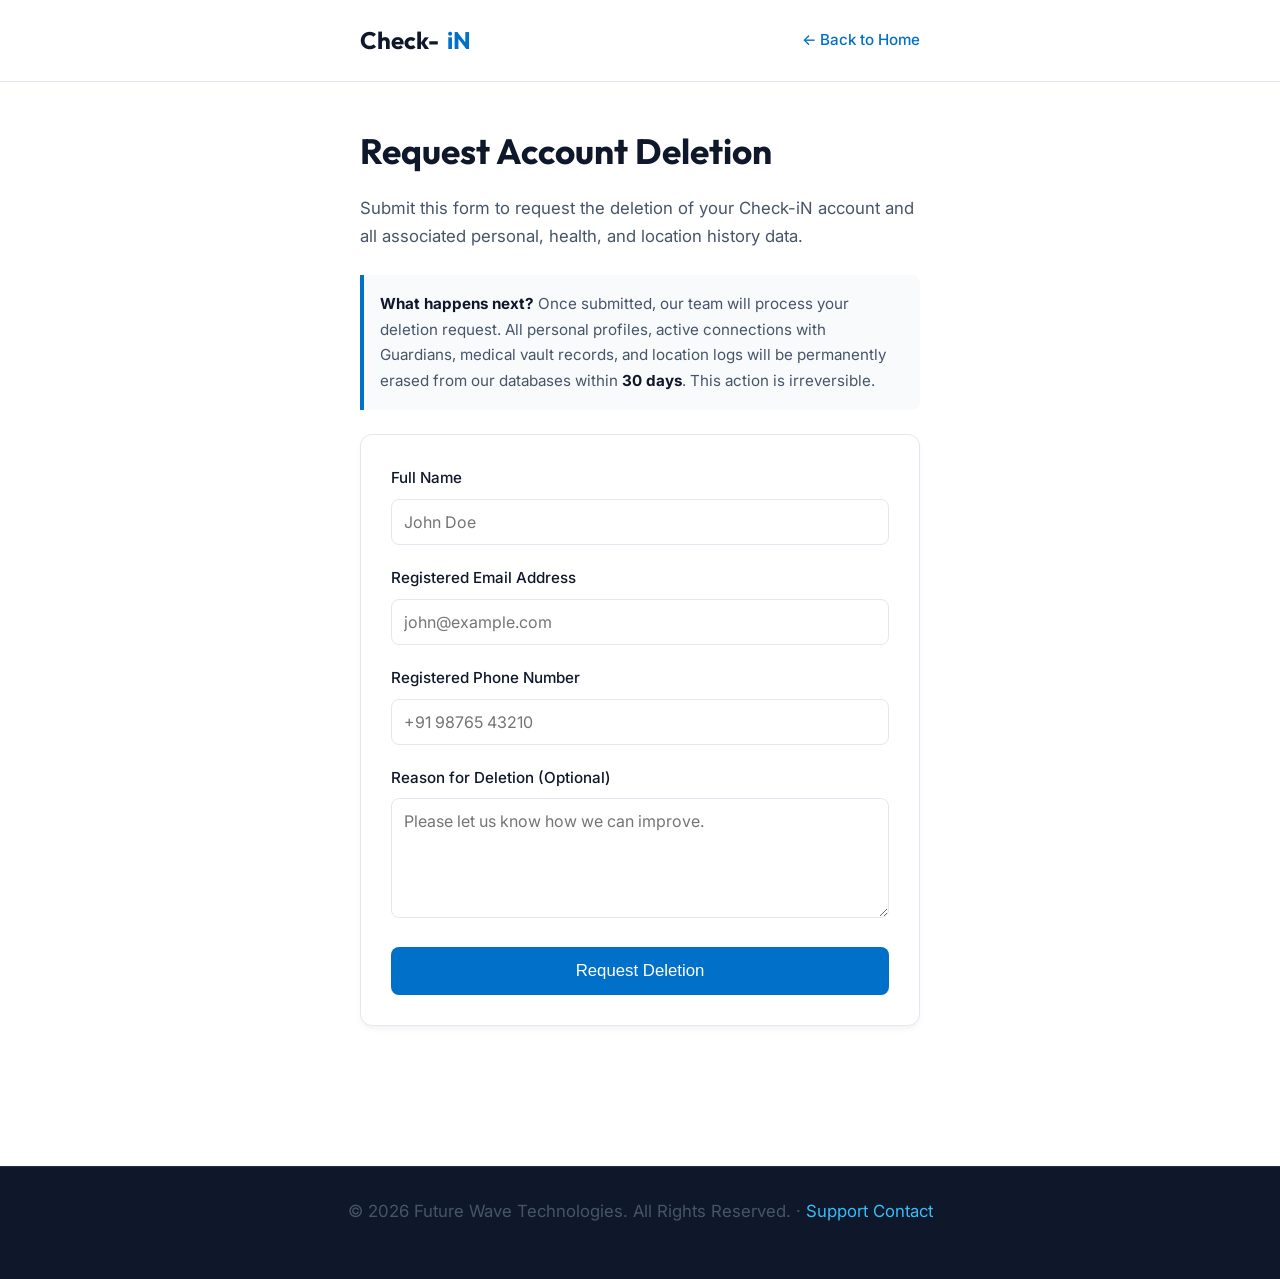
<file: delete-account.html>
<!DOCTYPE html>
<html lang="en">
<head>
    <meta charset="UTF-8">
    <meta name="viewport" content="width=device-width, initial-scale=1.0">
    <title>Request Account Deletion - Check-iN</title>
    <link rel="preconnect" href="https://fonts.googleapis.com">
    <link rel="preconnect" href="https://fonts.gstatic.com" crossorigin>
    <link href="https://fonts.googleapis.com/css2?family=Inter:wght@400;500;600&family=Outfit:wght@500;600;700&display=swap" rel="stylesheet">
    <style>
        :root {
            --primary-blue: #0070c9;
            --primary-blue-hover: #005ea6;
            --bg-dark: #0f172a;
            --text-main: #0f172a;
            --text-muted: #475569;
            --border-color: #e2e8f0;
            --bg-light: #f8fafc;
        }

        * {
            margin: 0;
            padding: 0;
            box-sizing: border-box;
        }

        body {
            font-family: 'Inter', sans-serif;
            color: var(--text-main);
            background-color: #ffffff;
            line-height: 1.7;
            padding: 0;
        }

        header {
            border-bottom: 1px solid var(--border-color);
            background-color: rgba(255, 255, 255, 0.9);
            backdrop-filter: blur(10px);
            position: sticky;
            top: 0;
            z-index: 100;
        }

        .header-container {
            max-width: 600px;
            margin: 0 auto;
            padding: 20px;
            display: flex;
            justify-content: space-between;
            align-items: center;
        }

        .logo {
            font-family: 'Outfit', sans-serif;
            font-size: 1.5rem;
            font-weight: 700;
            color: var(--text-main);
            text-decoration: none;
            display: flex;
            align-items: center;
            gap: 8px;
        }

        .logo span {
            color: var(--primary-blue);
        }

        .btn-back {
            text-decoration: none;
            color: var(--primary-blue);
            font-weight: 500;
            font-size: 0.95rem;
            transition: color 0.2s;
        }

        .btn-back:hover {
            color: var(--primary-blue-hover);
        }

        .container {
            max-width: 600px;
            margin: 0 auto;
            padding: 40px 20px 80px 20px;
        }

        h1 {
            font-family: 'Outfit', sans-serif;
            font-size: 2.2rem;
            color: var(--text-main);
            margin-bottom: 12px;
            font-weight: 700;
        }

        p {
            color: var(--text-muted);
            margin-bottom: 24px;
            font-size: 1.05rem;
        }

        .form-card {
            border: 1px solid var(--border-color);
            border-radius: 12px;
            padding: 30px;
            background-color: #ffffff;
            box-shadow: 0 4px 6px -1px rgb(0 0 0 / 0.05);
        }

        .form-group {
            margin-bottom: 20px;
        }

        label {
            display: block;
            font-weight: 500;
            font-size: 0.95rem;
            margin-bottom: 8px;
            color: var(--text-main);
        }

        input[type="text"],
        input[type="email"],
        input[type="tel"],
        textarea {
            width: 100%;
            padding: 12px;
            border: 1px solid var(--border-color);
            border-radius: 8px;
            font-family: inherit;
            font-size: 1rem;
            color: var(--text-main);
            outline: none;
            transition: border-color 0.2s;
        }

        input:focus,
        textarea:focus {
            border-color: var(--primary-blue);
        }

        textarea {
            resize: vertical;
            min-height: 120px;
        }

        .btn-submit {
            display: inline-flex;
            align-items: center;
            justify-content: center;
            width: 100%;
            padding: 14px;
            border-radius: 8px;
            font-size: 1.05rem;
            font-weight: 500;
            background-color: var(--primary-blue);
            color: #ffffff;
            border: none;
            cursor: pointer;
            transition: background-color 0.2s, transform 0.2s;
        }

        .btn-submit:hover {
            background-color: var(--primary-blue-hover);
        }

        .btn-submit:active {
            transform: scale(0.98);
        }

        .info-box {
            background-color: var(--bg-light);
            border-left: 4px solid var(--primary-blue);
            padding: 16px;
            border-radius: 0 8px 8px 0;
            margin-bottom: 24px;
            font-size: 0.95rem;
            color: var(--text-muted);
        }

        .info-box strong {
            color: var(--text-main);
        }

        footer {
            background-color: var(--bg-dark);
            color: #94a3b8;
            padding: 30px 20px;
            text-align: center;
            font-size: 0.9rem;
            border-top: 1px solid rgba(255, 255, 255, 0.1);
            margin-top: 60px;
        }

        footer a {
            color: #38bdf8;
            text-decoration: none;
        }

        footer a:hover {
            text-decoration: underline;
        }
    </style>
</head>
<body>
    <header>
        <div class="header-container">
            <a href="index.html" class="logo">Check-<span>iN</span></a>
            <a href="index.html" class="btn-back">&larr; Back to Home</a>
        </div>
    </header>

    <div class="container">
        <h1>Request Account Deletion</h1>
        <p>Submit this form to request the deletion of your Check-iN account and all associated personal, health, and location history data.</p>

        <div class="info-box">
            <strong>What happens next?</strong> Once submitted, our team will process your deletion request. All personal profiles, active connections with Guardians, medical vault records, and location logs will be permanently erased from our databases within <strong>30 days</strong>. This action is irreversible.
        </div>

        <div class="form-card">
            <form id="deletion-form">
                <div class="form-group">
                    <label for="name">Full Name</label>
                    <input type="text" id="name" placeholder="John Doe" required>
                </div>

                <div class="form-group">
                    <label for="email">Registered Email Address</label>
                    <input type="email" id="email" placeholder="john@example.com" required>
                </div>

                <div class="form-group">
                    <label for="phone">Registered Phone Number</label>
                    <input type="tel" id="phone" placeholder="+91 98765 43210" required>
                </div>

                <div class="form-group">
                    <label for="reason">Reason for Deletion (Optional)</label>
                    <textarea id="reason" placeholder="Please let us know how we can improve."></textarea>
                </div>

                <button type="submit" class="btn-submit" id="submit-btn">Request Deletion</button>
            </form>
        </div>
    </div>

    <footer>
        <p>&copy; 2026 Future Wave Technologies. All Rights Reserved. &middot; <a href="mailto:checkin_support@futurewave.in">Support Contact</a></p>
    </footer>

    <script>
        document.getElementById('deletion-form').addEventListener('submit', function(e) {
            e.preventDefault();
            
            const submitBtn = document.getElementById('submit-btn');
            const originalText = submitBtn.textContent;
            submitBtn.textContent = 'Submitting Request...';
            submitBtn.style.pointerEvents = 'none';
            submitBtn.style.opacity = '0.7';

            const name = document.getElementById('name').value;
            const email = document.getElementById('email').value;
            const phone = document.getElementById('phone').value;
            const reason = document.getElementById('reason').value;

            const SUPABASE_URL = "https://magnrdegcegxdtgapyez.supabase.co";
            const ANON_KEY = "eyJhbGciOiJIUzI1NiIsInR5cCI6IkpXVCJ9.eyJpc3MiOiJzdXBhYmFzZSIsInJlZiI6Im1hZ25yZGVnY2VneGR0Z2FweWV6Iiwicm9sZSI6ImFub24iLCJpYXQiOjE3NzM4NTI5MTYsImV4cCI6MjA4OTQyODkxNn0.GEsHJs4uD-UVrdlgepE6nbjZBmjDICGZ4sR6a3zMv48";
            const endpoint = `${SUPABASE_URL}/rest/v1/contact_submissions`;

            const payload = {
                full_name: name,
                email: email,
                phone: phone,
                subject: 'Account Deletion Request',
                message: `User requested account deletion. Reason: ${reason || 'Not provided'}`,
                source: 'web-deletion-request'
            };

            fetch(endpoint, {
                method: 'POST',
                headers: {
                    'apikey': ANON_KEY,
                    'Authorization': `Bearer ${ANON_KEY}`,
                    'Content-Type': 'application/json',
                    'Prefer': 'return=minimal'
                },
                body: JSON.stringify(payload)
            }).then(response => {
                if (response.ok || response.status === 409) {
                    submitBtn.textContent = 'Request Sent!';
                    submitBtn.style.backgroundColor = '#10b981'; // Emerald 500
                    submitBtn.style.color = '#ffffff';
                    submitBtn.style.opacity = '1';
                    
                    document.getElementById('deletion-form').reset();
                    
                    setTimeout(() => {
                        submitBtn.textContent = originalText;
                        submitBtn.style.pointerEvents = 'auto';
                        submitBtn.style.backgroundColor = '';
                        submitBtn.style.color = '';
                    }, 5000);
                } else {
                    throw new Error(`Server status: ${response.status}`);
                }
            }).catch(err => {
                console.error('Submission error:', err);
                submitBtn.textContent = 'Submission Failed. Try Again.';
                submitBtn.style.backgroundColor = '#ef4444'; // Red 500
                submitBtn.style.color = '#ffffff';
                submitBtn.style.opacity = '1';
                
                setTimeout(() => {
                    submitBtn.textContent = originalText;
                    submitBtn.style.pointerEvents = 'auto';
                    submitBtn.style.backgroundColor = '';
                    submitBtn.style.color = '';
                }, 3000);
            });
        });
    </script>
</body>
</html>
</file>
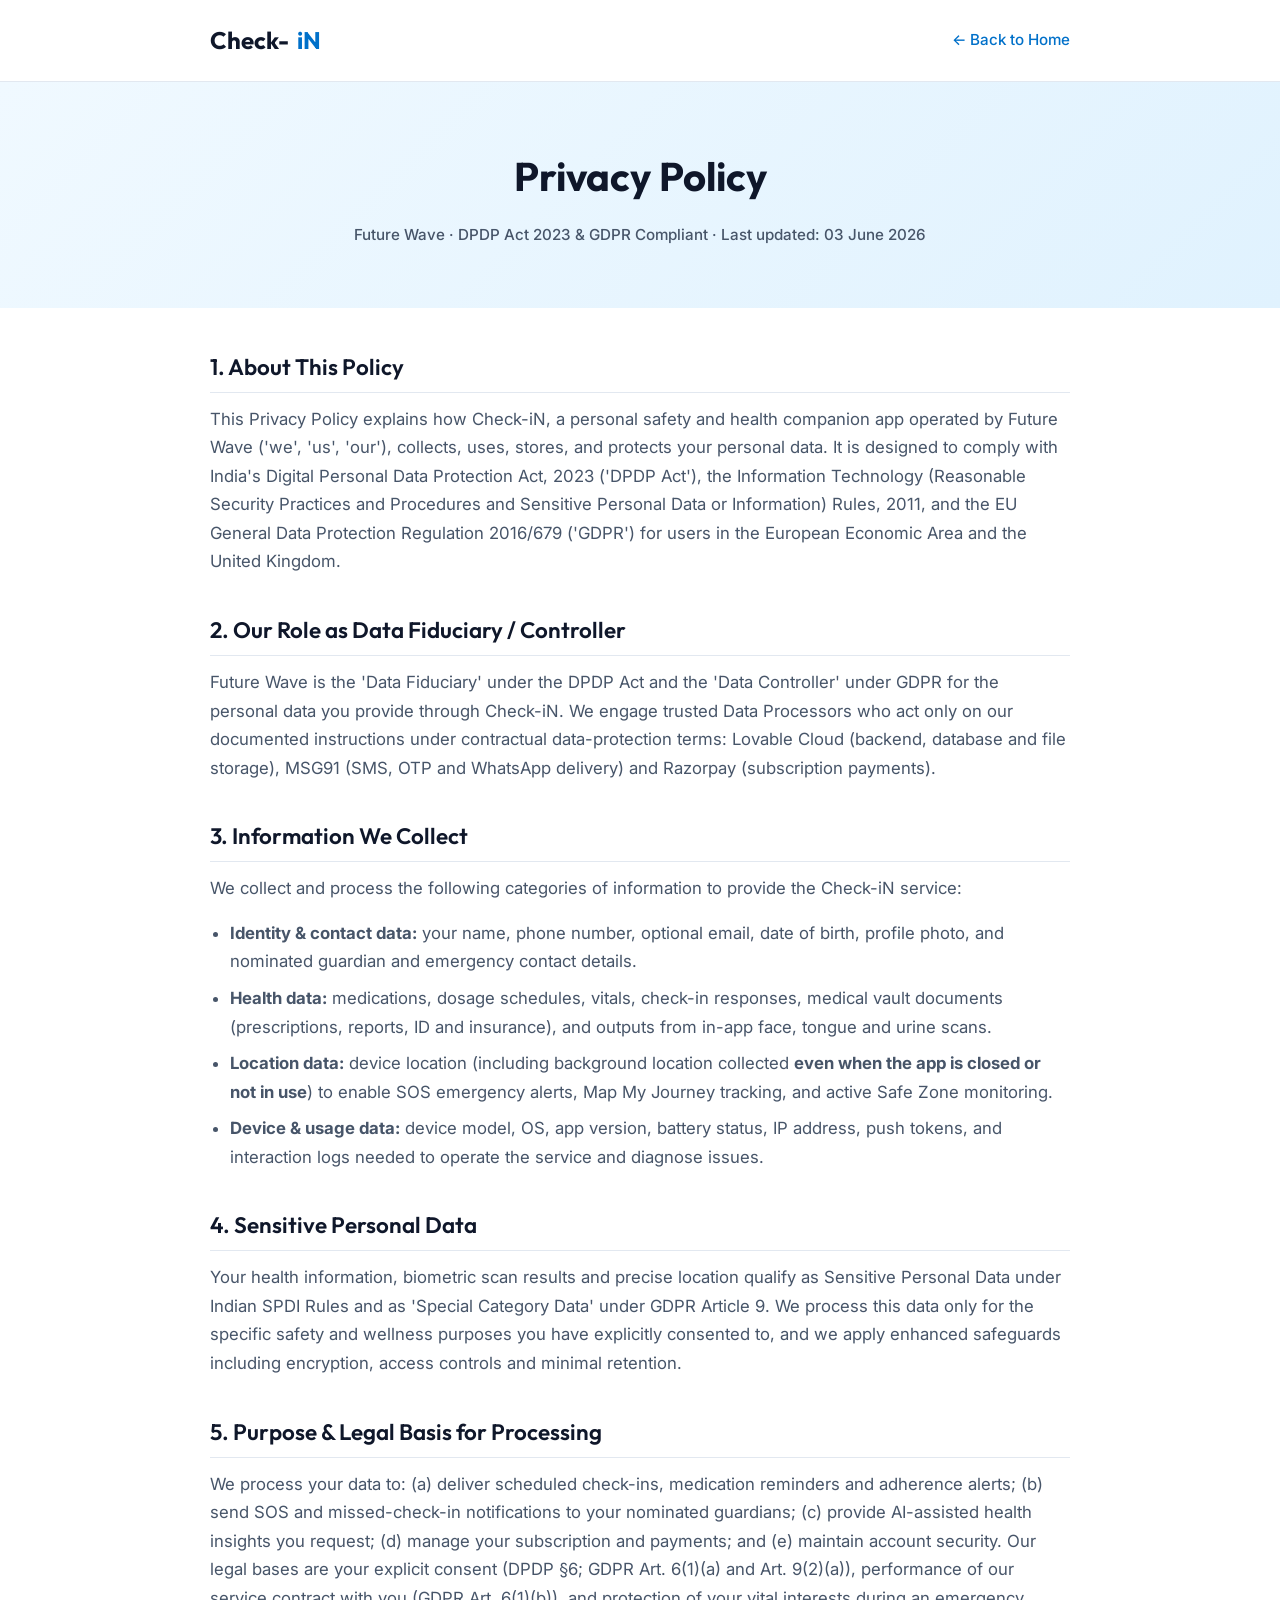
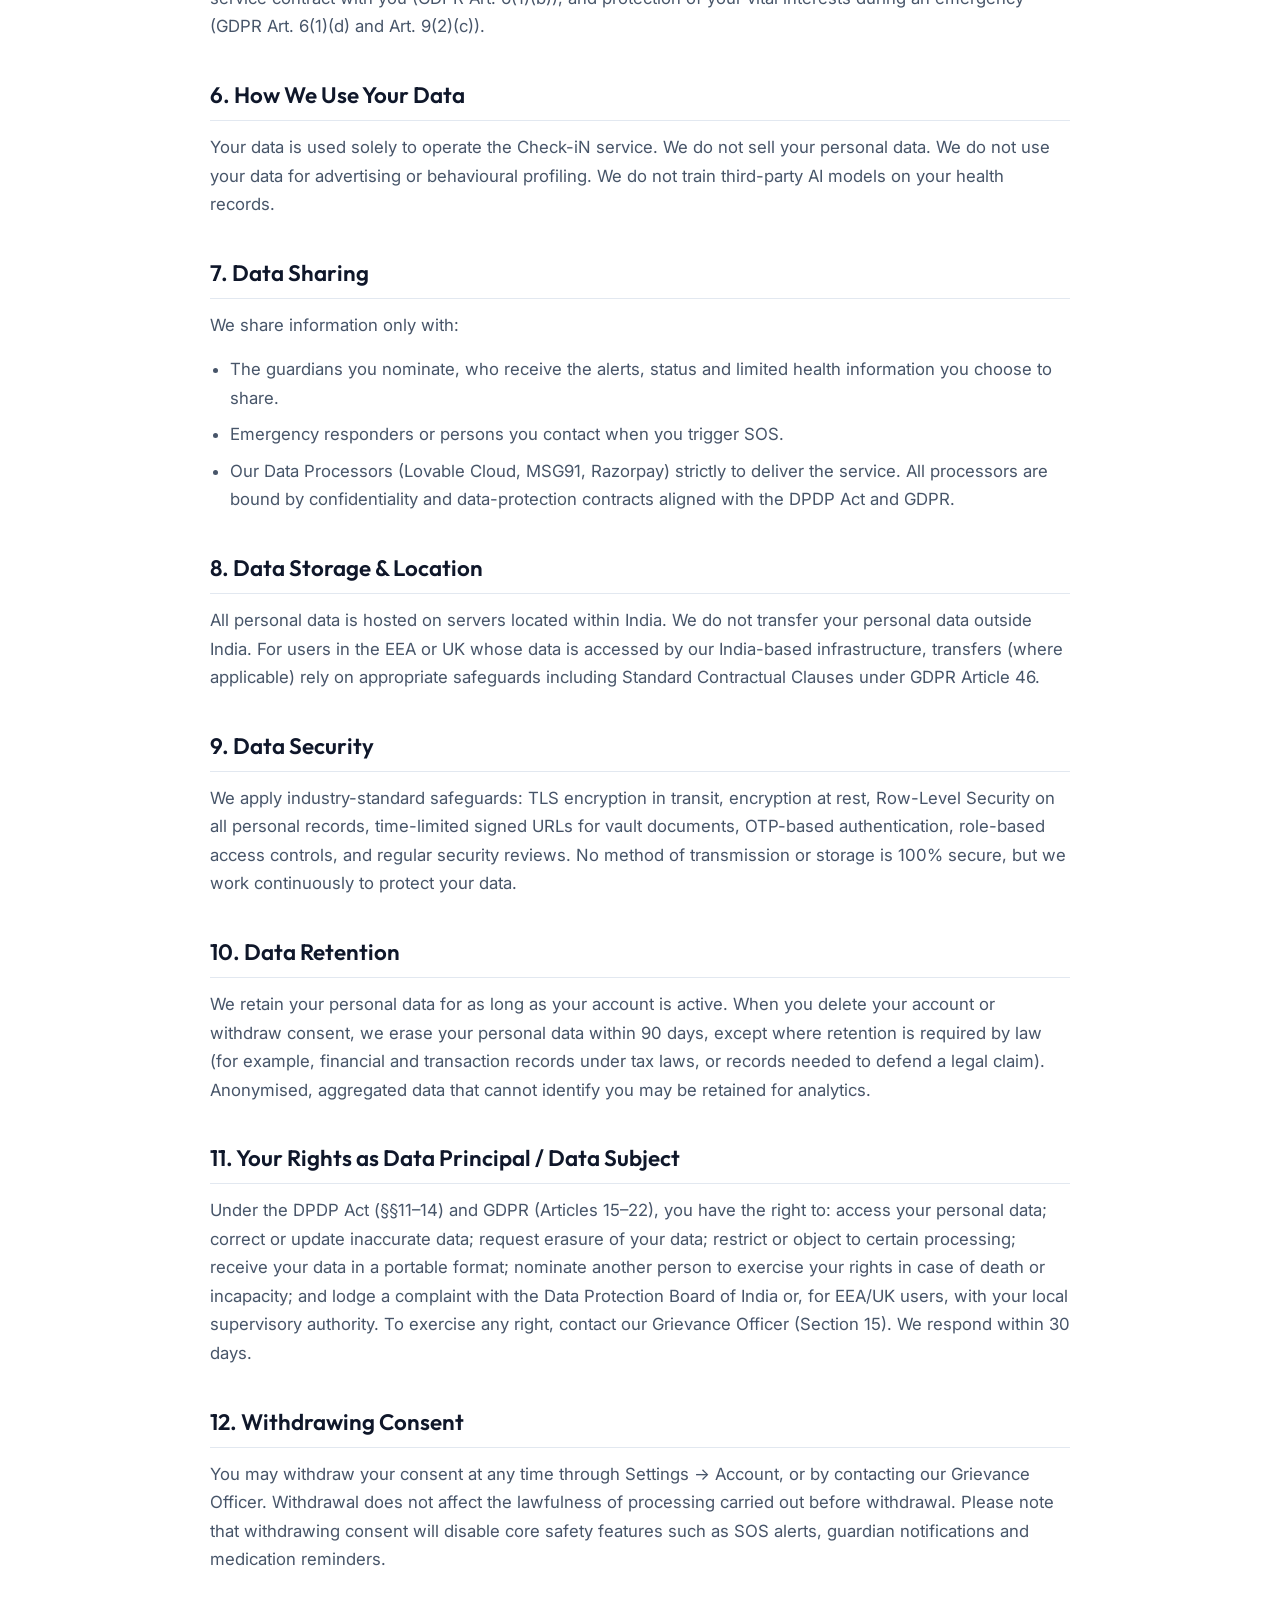
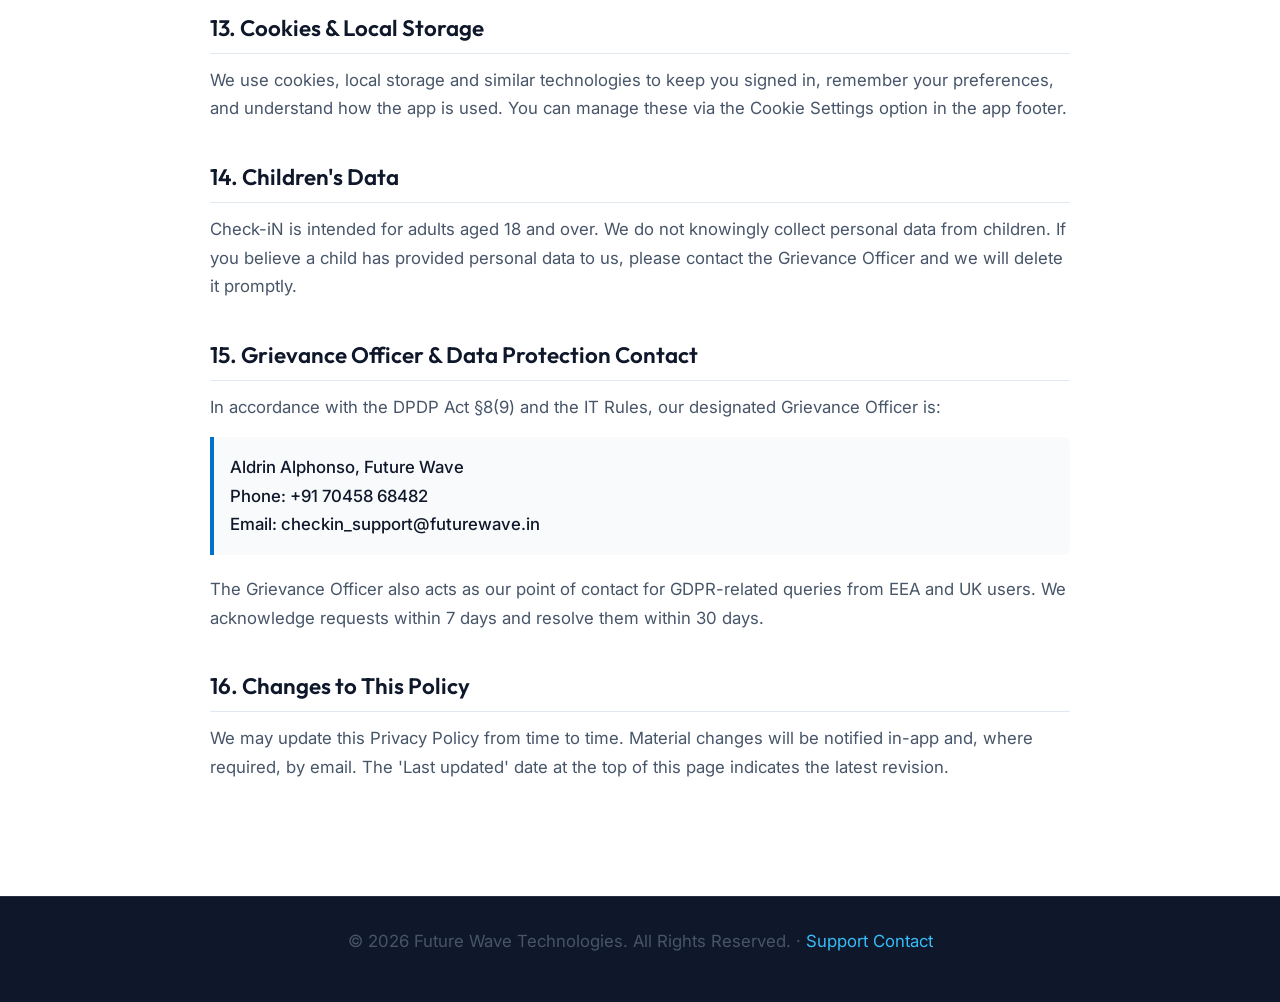
<file: privacy.html>
<!DOCTYPE html>
<html lang="en">
<head>
    <meta charset="UTF-8">
    <meta name="viewport" content="width=device-width, initial-scale=1.0">
    <title>Privacy Policy - Check-iN</title>
    <link rel="preconnect" href="https://fonts.googleapis.com">
    <link rel="preconnect" href="https://fonts.gstatic.com" crossorigin>
    <link href="https://fonts.googleapis.com/css2?family=Inter:wght@400;500;600&family=Outfit:wght@500;600;700&display=swap" rel="stylesheet">
    <style>
        :root {
            --primary-blue: #0070c9;
            --primary-blue-hover: #005ea6;
            --bg-dark: #0f172a;
            --text-main: #0f172a;
            --text-muted: #475569;
            --border-color: #e2e8f0;
            --bg-light: #f8fafc;
        }

        * {
            margin: 0;
            padding: 0;
            box-sizing: border-box;
        }

        body {
            font-family: 'Inter', sans-serif;
            color: var(--text-main);
            background-color: #ffffff;
            line-height: 1.7;
            padding: 0;
        }

        header {
            border-bottom: 1px solid var(--border-color);
            background-color: rgba(255, 255, 255, 0.9);
            backdrop-filter: blur(10px);
            position: sticky;
            top: 0;
            z-index: 100;
        }

        .header-container {
            max-width: 900px;
            margin: 0 auto;
            padding: 20px;
            display: flex;
            justify-content: space-between;
            align-items: center;
        }

        .logo {
            font-family: 'Outfit', sans-serif;
            font-size: 1.5rem;
            font-weight: 700;
            color: var(--text-main);
            text-decoration: none;
            display: flex;
            align-items: center;
            gap: 8px;
        }

        .logo span {
            color: var(--primary-blue);
        }

        .btn-back {
            text-decoration: none;
            color: var(--primary-blue);
            font-weight: 500;
            font-size: 0.95rem;
            transition: color 0.2s;
        }

        .btn-back:hover {
            color: var(--primary-blue-hover);
        }

        .hero {
            background: linear-gradient(135deg, #f0f9ff 0%, #e0f2fe 100%);
            padding: 60px 20px;
            text-align: center;
        }

        .hero-container {
            max-width: 900px;
            margin: 0 auto;
        }

        h1 {
            font-family: 'Outfit', sans-serif;
            font-size: 2.5rem;
            color: var(--text-main);
            margin-bottom: 12px;
            font-weight: 700;
        }

        .meta {
            color: var(--text-muted);
            font-size: 0.95rem;
            font-weight: 500;
        }

        .container {
            max-width: 900px;
            margin: 0 auto;
            padding: 40px 20px 80px 20px;
        }

        .content {
            background-color: #ffffff;
        }

        section {
            margin-bottom: 35px;
        }

        h2 {
            font-family: 'Outfit', sans-serif;
            font-size: 1.4rem;
            color: var(--text-main);
            margin-bottom: 12px;
            padding-bottom: 6px;
            border-bottom: 1px solid var(--border-color);
            font-weight: 600;
        }

        p {
            color: var(--text-muted);
            margin-bottom: 16px;
            font-size: 1.05rem;
        }

        ul {
            margin-left: 20px;
            margin-bottom: 16px;
            color: var(--text-muted);
            font-size: 1.05rem;
        }

        li {
            margin-bottom: 8px;
        }

        .highlight-box {
            background-color: var(--bg-light);
            border-left: 4px solid var(--primary-blue);
            padding: 16px;
            border-radius: 0 8px 8px 0;
            margin-bottom: 20px;
        }

        .highlight-box p {
            margin-bottom: 0;
            font-weight: 500;
            color: var(--text-main);
        }

        footer {
            background-color: var(--bg-dark);
            color: #94a3b8;
            padding: 30px 20px;
            text-align: center;
            font-size: 0.9rem;
            border-top: 1px solid rgba(255, 255, 255, 0.1);
        }

        footer a {
            color: #38bdf8;
            text-decoration: none;
        }

        footer a:hover {
            text-decoration: underline;
        }
    </style>
</head>
<body>
    <header>
        <div class="header-container">
            <a href="index.html" class="logo">Check-<span>iN</span></a>
            <a href="index.html" class="btn-back">&larr; Back to Home</a>
        </div>
    </header>

    <div class="hero">
        <div class="hero-container">
            <h1>Privacy Policy</h1>
            <div class="meta">Future Wave &middot; DPDP Act 2023 &amp; GDPR Compliant &middot; Last updated: 03 June 2026</div>
        </div>
    </div>

    <div class="container">
        <div class="content">
            <section>
                <h2>1. About This Policy</h2>
                <p>This Privacy Policy explains how Check-iN, a personal safety and health companion app operated by Future Wave ('we', 'us', 'our'), collects, uses, stores, and protects your personal data. It is designed to comply with India's Digital Personal Data Protection Act, 2023 ('DPDP Act'), the Information Technology (Reasonable Security Practices and Procedures and Sensitive Personal Data or Information) Rules, 2011, and the EU General Data Protection Regulation 2016/679 ('GDPR') for users in the European Economic Area and the United Kingdom.</p>
            </section>

            <section>
                <h2>2. Our Role as Data Fiduciary / Controller</h2>
                <p>Future Wave is the 'Data Fiduciary' under the DPDP Act and the 'Data Controller' under GDPR for the personal data you provide through Check-iN. We engage trusted Data Processors who act only on our documented instructions under contractual data-protection terms: Lovable Cloud (backend, database and file storage), MSG91 (SMS, OTP and WhatsApp delivery) and Razorpay (subscription payments).</p>
            </section>

            <section>
                <h2>3. Information We Collect</h2>
                <p>We collect and process the following categories of information to provide the Check-iN service:</p>
                <ul>
                    <li><strong>Identity &amp; contact data:</strong> your name, phone number, optional email, date of birth, profile photo, and nominated guardian and emergency contact details.</li>
                    <li><strong>Health data:</strong> medications, dosage schedules, vitals, check-in responses, medical vault documents (prescriptions, reports, ID and insurance), and outputs from in-app face, tongue and urine scans.</li>
                    <li><strong>Location data:</strong> device location (including background location collected <strong>even when the app is closed or not in use</strong>) to enable SOS emergency alerts, Map My Journey tracking, and active Safe Zone monitoring.</li>
                    <li><strong>Device &amp; usage data:</strong> device model, OS, app version, battery status, IP address, push tokens, and interaction logs needed to operate the service and diagnose issues.</li>
                </ul>
            </section>

            <section>
                <h2>4. Sensitive Personal Data</h2>
                <p>Your health information, biometric scan results and precise location qualify as Sensitive Personal Data under Indian SPDI Rules and as 'Special Category Data' under GDPR Article 9. We process this data only for the specific safety and wellness purposes you have explicitly consented to, and we apply enhanced safeguards including encryption, access controls and minimal retention.</p>
            </section>

            <section>
                <h2>5. Purpose &amp; Legal Basis for Processing</h2>
                <p>We process your data to: (a) deliver scheduled check-ins, medication reminders and adherence alerts; (b) send SOS and missed-check-in notifications to your nominated guardians; (c) provide AI-assisted health insights you request; (d) manage your subscription and payments; and (e) maintain account security. Our legal bases are your explicit consent (DPDP &sect;6; GDPR Art. 6(1)(a) and Art. 9(2)(a)), performance of our service contract with you (GDPR Art. 6(1)(b)), and protection of your vital interests during an emergency (GDPR Art. 6(1)(d) and Art. 9(2)(c)).</p>
            </section>

            <section>
                <h2>6. How We Use Your Data</h2>
                <p>Your data is used solely to operate the Check-iN service. We do not sell your personal data. We do not use your data for advertising or behavioural profiling. We do not train third-party AI models on your health records.</p>
            </section>

            <section>
                <h2>7. Data Sharing</h2>
                <p>We share information only with:</p>
                <ul>
                    <li>The guardians you nominate, who receive the alerts, status and limited health information you choose to share.</li>
                    <li>Emergency responders or persons you contact when you trigger SOS.</li>
                    <li>Our Data Processors (Lovable Cloud, MSG91, Razorpay) strictly to deliver the service. All processors are bound by confidentiality and data-protection contracts aligned with the DPDP Act and GDPR.</li>
                </ul>
            </section>

            <section>
                <h2>8. Data Storage &amp; Location</h2>
                <p>All personal data is hosted on servers located within India. We do not transfer your personal data outside India. For users in the EEA or UK whose data is accessed by our India-based infrastructure, transfers (where applicable) rely on appropriate safeguards including Standard Contractual Clauses under GDPR Article 46.</p>
            </section>

            <section>
                <h2>9. Data Security</h2>
                <p>We apply industry-standard safeguards: TLS encryption in transit, encryption at rest, Row-Level Security on all personal records, time-limited signed URLs for vault documents, OTP-based authentication, role-based access controls, and regular security reviews. No method of transmission or storage is 100% secure, but we work continuously to protect your data.</p>
            </section>

            <section>
                <h2>10. Data Retention</h2>
                <p>We retain your personal data for as long as your account is active. When you delete your account or withdraw consent, we erase your personal data within 90 days, except where retention is required by law (for example, financial and transaction records under tax laws, or records needed to defend a legal claim). Anonymised, aggregated data that cannot identify you may be retained for analytics.</p>
            </section>

            <section>
                <h2>11. Your Rights as Data Principal / Data Subject</h2>
                <p>Under the DPDP Act (&sect;&sect;11&ndash;14) and GDPR (Articles 15&ndash;22), you have the right to: access your personal data; correct or update inaccurate data; request erasure of your data; restrict or object to certain processing; receive your data in a portable format; nominate another person to exercise your rights in case of death or incapacity; and lodge a complaint with the Data Protection Board of India or, for EEA/UK users, with your local supervisory authority. To exercise any right, contact our Grievance Officer (Section 15). We respond within 30 days.</p>
            </section>

            <section>
                <h2>12. Withdrawing Consent</h2>
                <p>You may withdraw your consent at any time through Settings &rarr; Account, or by contacting our Grievance Officer. Withdrawal does not affect the lawfulness of processing carried out before withdrawal. Please note that withdrawing consent will disable core safety features such as SOS alerts, guardian notifications and medication reminders.</p>
            </section>

            <section>
                <h2>13. Cookies &amp; Local Storage</h2>
                <p>We use cookies, local storage and similar technologies to keep you signed in, remember your preferences, and understand how the app is used. You can manage these via the Cookie Settings option in the app footer.</p>
            </section>

            <section>
                <h2>14. Children's Data</h2>
                <p>Check-iN is intended for adults aged 18 and over. We do not knowingly collect personal data from children. If you believe a child has provided personal data to us, please contact the Grievance Officer and we will delete it promptly.</p>
            </section>

            <section>
                <h2>15. Grievance Officer &amp; Data Protection Contact</h2>
                <p>In accordance with the DPDP Act &sect;8(9) and the IT Rules, our designated Grievance Officer is:</p>
                <div class="highlight-box">
                    <p>Aldrin Alphonso, Future Wave</p>
                    <p>Phone: +91 70458 68482</p>
                    <p>Email: checkin_support@futurewave.in</p>
                </div>
                <p>The Grievance Officer also acts as our point of contact for GDPR-related queries from EEA and UK users. We acknowledge requests within 7 days and resolve them within 30 days.</p>
            </section>

            <section>
                <h2>16. Changes to This Policy</h2>
                <p>We may update this Privacy Policy from time to time. Material changes will be notified in-app and, where required, by email. The 'Last updated' date at the top of this page indicates the latest revision.</p>
            </section>
        </div>
    </div>

    <footer>
        <p>&copy; 2026 Future Wave Technologies. All Rights Reserved. &middot; <a href="checkin_support@futurewave.in">Support Contact</a></p>
    </footer>
</body>
</html>
</file>
<file: assets/index-_ycQS4F2.css>
@import"https://fonts.googleapis.com/css2?family=Inter:wght@400;500;600;700&family=JetBrains+Mono:wght@400;500;600&display=swap";*,:before,:after{--tw-border-spacing-x: 0;--tw-border-spacing-y: 0;--tw-translate-x: 0;--tw-translate-y: 0;--tw-rotate: 0;--tw-skew-x: 0;--tw-skew-y: 0;--tw-scale-x: 1;--tw-scale-y: 1;--tw-pan-x: ;--tw-pan-y: ;--tw-pinch-zoom: ;--tw-scroll-snap-strictness: proximity;--tw-gradient-from-position: ;--tw-gradient-via-position: ;--tw-gradient-to-position: ;--tw-ordinal: ;--tw-slashed-zero: ;--tw-numeric-figure: ;--tw-numeric-spacing: ;--tw-numeric-fraction: ;--tw-ring-inset: ;--tw-ring-offset-width: 0px;--tw-ring-offset-color: #fff;--tw-ring-color: rgb(59 130 246 / .5);--tw-ring-offset-shadow: 0 0 #0000;--tw-ring-shadow: 0 0 #0000;--tw-shadow: 0 0 #0000;--tw-shadow-colored: 0 0 #0000;--tw-blur: ;--tw-brightness: ;--tw-contrast: ;--tw-grayscale: ;--tw-hue-rotate: ;--tw-invert: ;--tw-saturate: ;--tw-sepia: ;--tw-drop-shadow: ;--tw-backdrop-blur: ;--tw-backdrop-brightness: ;--tw-backdrop-contrast: ;--tw-backdrop-grayscale: ;--tw-backdrop-hue-rotate: ;--tw-backdrop-invert: ;--tw-backdrop-opacity: ;--tw-backdrop-saturate: ;--tw-backdrop-sepia: ;--tw-contain-size: ;--tw-contain-layout: ;--tw-contain-paint: ;--tw-contain-style: }::backdrop{--tw-border-spacing-x: 0;--tw-border-spacing-y: 0;--tw-translate-x: 0;--tw-translate-y: 0;--tw-rotate: 0;--tw-skew-x: 0;--tw-skew-y: 0;--tw-scale-x: 1;--tw-scale-y: 1;--tw-pan-x: ;--tw-pan-y: ;--tw-pinch-zoom: ;--tw-scroll-snap-strictness: proximity;--tw-gradient-from-position: ;--tw-gradient-via-position: ;--tw-gradient-to-position: ;--tw-ordinal: ;--tw-slashed-zero: ;--tw-numeric-figure: ;--tw-numeric-spacing: ;--tw-numeric-fraction: ;--tw-ring-inset: ;--tw-ring-offset-width: 0px;--tw-ring-offset-color: #fff;--tw-ring-color: rgb(59 130 246 / .5);--tw-ring-offset-shadow: 0 0 #0000;--tw-ring-shadow: 0 0 #0000;--tw-shadow: 0 0 #0000;--tw-shadow-colored: 0 0 #0000;--tw-blur: ;--tw-brightness: ;--tw-contrast: ;--tw-grayscale: ;--tw-hue-rotate: ;--tw-invert: ;--tw-saturate: ;--tw-sepia: ;--tw-drop-shadow: ;--tw-backdrop-blur: ;--tw-backdrop-brightness: ;--tw-backdrop-contrast: ;--tw-backdrop-grayscale: ;--tw-backdrop-hue-rotate: ;--tw-backdrop-invert: ;--tw-backdrop-opacity: ;--tw-backdrop-saturate: ;--tw-backdrop-sepia: ;--tw-contain-size: ;--tw-contain-layout: ;--tw-contain-paint: ;--tw-contain-style: }*,:before,:after{box-sizing:border-box;border-width:0;border-style:solid;border-color:#e5e7eb}:before,:after{--tw-content: ""}html,:host{line-height:1.5;-webkit-text-size-adjust:100%;-moz-tab-size:4;-o-tab-size:4;tab-size:4;font-family:Inter,sans-serif;font-feature-settings:normal;font-variation-settings:normal;-webkit-tap-highlight-color:transparent}body{margin:0;line-height:inherit}hr{height:0;color:inherit;border-top-width:1px}abbr:where([title]){-webkit-text-decoration:underline dotted;text-decoration:underline dotted}h1,h2,h3,h4,h5,h6{font-size:inherit;font-weight:inherit}a{color:inherit;text-decoration:inherit}b,strong{font-weight:bolder}code,kbd,samp,pre{font-family:JetBrains Mono,monospace;font-feature-settings:normal;font-variation-settings:normal;font-size:1em}small{font-size:80%}sub,sup{font-size:75%;line-height:0;position:relative;vertical-align:baseline}sub{bottom:-.25em}sup{top:-.5em}table{text-indent:0;border-color:inherit;border-collapse:collapse}button,input,optgroup,select,textarea{font-family:inherit;font-feature-settings:inherit;font-variation-settings:inherit;font-size:100%;font-weight:inherit;line-height:inherit;letter-spacing:inherit;color:inherit;margin:0;padding:0}button,select{text-transform:none}button,input:where([type=button]),input:where([type=reset]),input:where([type=submit]){-webkit-appearance:button;background-color:transparent;background-image:none}:-moz-focusring{outline:auto}:-moz-ui-invalid{box-shadow:none}progress{vertical-align:baseline}::-webkit-inner-spin-button,::-webkit-outer-spin-button{height:auto}[type=search]{-webkit-appearance:textfield;outline-offset:-2px}::-webkit-search-decoration{-webkit-appearance:none}::-webkit-file-upload-button{-webkit-appearance:button;font:inherit}summary{display:list-item}blockquote,dl,dd,h1,h2,h3,h4,h5,h6,hr,figure,p,pre{margin:0}fieldset{margin:0;padding:0}legend{padding:0}ol,ul,menu{list-style:none;margin:0;padding:0}dialog{padding:0}textarea{resize:vertical}input::-moz-placeholder,textarea::-moz-placeholder{opacity:1;color:#9ca3af}input::placeholder,textarea::placeholder{opacity:1;color:#9ca3af}button,[role=button]{cursor:pointer}:disabled{cursor:default}img,svg,video,canvas,audio,iframe,embed,object{display:block;vertical-align:middle}img,video{max-width:100%;height:auto}[hidden]:where(:not([hidden=until-found])){display:none}:root{--background: 210 40% 98%;--foreground: 222.2 84% 4.9%;--card: 0 0% 100%;--card-foreground: 222.2 84% 4.9%;--popover: 0 0% 100%;--popover-foreground: 222.2 84% 4.9%;--primary: 221 83% 53%;--primary-foreground: 210 40% 98%;--secondary: 210 40% 96.1%;--secondary-foreground: 222.2 47.4% 11.2%;--muted: 210 40% 96.1%;--muted-foreground: 215.4 16.3% 46.9%;--accent: 210 40% 96.1%;--accent-foreground: 222.2 47.4% 11.2%;--destructive: 0 84.2% 60.2%;--destructive-foreground: 210 40% 98%;--border: 214.3 31.8% 91.4%;--input: 214.3 31.8% 91.4%;--ring: 221 83% 53%;--radius: .5rem;--sidebar-background: 220 23% 95%;--sidebar-foreground: 215 25% 27%;--sidebar-primary: 221 83% 53%;--sidebar-primary-foreground: 0 0% 100%;--sidebar-accent: 220 14% 90%;--sidebar-accent-foreground: 215 25% 27%;--sidebar-border: 220 13% 91%;--sidebar-ring: 221 83% 53%}.dark{--background: 222.2 84% 4.9%;--foreground: 210 40% 98%;--card: 222.2 84% 4.9%;--card-foreground: 210 40% 98%;--popover: 222.2 84% 4.9%;--popover-foreground: 210 40% 98%;--primary: 217.2 91.2% 59.8%;--primary-foreground: 222.2 47.4% 11.2%;--secondary: 217.2 32.6% 17.5%;--secondary-foreground: 210 40% 98%;--muted: 217.2 32.6% 17.5%;--muted-foreground: 215 20.2% 65.1%;--accent: 217.2 32.6% 17.5%;--accent-foreground: 210 40% 98%;--destructive: 0 62.8% 30.6%;--destructive-foreground: 210 40% 98%;--border: 217.2 32.6% 17.5%;--input: 217.2 32.6% 17.5%;--ring: 224.3 76.3% 48%;--sidebar-background: 215 28% 17%;--sidebar-foreground: 210 40% 98%;--sidebar-primary: 217.2 91.2% 59.8%;--sidebar-primary-foreground: 0 0% 100%;--sidebar-accent: 215 25% 27%;--sidebar-accent-foreground: 210 40% 98%;--sidebar-border: 215 25% 27%;--sidebar-ring: 217.2 91.2% 59.8%}*{border-color:hsl(var(--border))}body{background-color:hsl(var(--background));font-family:Inter,sans-serif;color:hsl(var(--foreground))}body:is(.dark *){background-color:hsl(var(--background));color:hsl(var(--foreground))}pre,code{font-family:JetBrains Mono,monospace}.sr-only{position:absolute;width:1px;height:1px;padding:0;margin:-1px;overflow:hidden;clip:rect(0,0,0,0);white-space:nowrap;border-width:0}.pointer-events-none{pointer-events:none}.pointer-events-auto{pointer-events:auto}.\!visible{visibility:visible!important}.visible{visibility:visible}.invisible{visibility:hidden}.static{position:static}.fixed{position:fixed}.absolute{position:absolute}.relative{position:relative}.sticky{position:sticky}.inset-0{top:0;right:0;bottom:0;left:0}.inset-x-0{left:0;right:0}.inset-y-0{top:0;bottom:0}.-bottom-0\.5{bottom:-.125rem}.-bottom-12{bottom:-3rem}.-bottom-4{bottom:-1rem}.-bottom-6{bottom:-1.5rem}.-left-12{left:-3rem}.-left-4{left:-1rem}.-right-0\.5{right:-.125rem}.-right-1{right:-.25rem}.-right-12{right:-3rem}.-right-4{right:-1rem}.-top-1{top:-.25rem}.-top-12{top:-3rem}.-top-4{top:-1rem}.bottom-0{bottom:0}.bottom-10{bottom:2.5rem}.bottom-12{bottom:3rem}.bottom-16{bottom:4rem}.bottom-40{bottom:10rem}.bottom-6{bottom:1.5rem}.bottom-8{bottom:2rem}.bottom-full{bottom:100%}.left-0{left:0}.left-1{left:.25rem}.left-1\/2{left:50%}.left-10{left:2.5rem}.left-2{left:.5rem}.left-3{left:.75rem}.left-4{left:1rem}.left-6{left:1.5rem}.left-\[50\%\]{left:50%}.right-0{right:0}.right-1{right:.25rem}.right-10{right:2.5rem}.right-2{right:.5rem}.right-2\.5{right:.625rem}.right-20{right:5rem}.right-3{right:.75rem}.right-32{right:8rem}.right-4{right:1rem}.right-5{right:1.25rem}.right-6{right:1.5rem}.top-0{top:0}.top-1\.5{top:.375rem}.top-1\/2{top:50%}.top-2{top:.5rem}.top-2\.5{top:.625rem}.top-3\.5{top:.875rem}.top-32{top:8rem}.top-4{top:1rem}.top-8{top:2rem}.top-\[1px\]{top:1px}.top-\[50\%\]{top:50%}.top-\[60\%\]{top:60%}.top-full{top:100%}.z-10{z-index:10}.z-20{z-index:20}.z-50{z-index:50}.z-\[100\]{z-index:100}.z-\[1\]{z-index:1}.z-\[60\]{z-index:60}.order-1{order:1}.order-2{order:2}.col-span-2{grid-column:span 2 / span 2}.-mx-1{margin-left:-.25rem;margin-right:-.25rem}.mx-2{margin-left:.5rem;margin-right:.5rem}.mx-3\.5{margin-left:.875rem;margin-right:.875rem}.mx-auto{margin-left:auto;margin-right:auto}.my-0\.5{margin-top:.125rem;margin-bottom:.125rem}.my-1{margin-top:.25rem;margin-bottom:.25rem}.-ml-4{margin-left:-1rem}.-mt-0\.5{margin-top:-.125rem}.-mt-1{margin-top:-.25rem}.-mt-2{margin-top:-.5rem}.-mt-4{margin-top:-1rem}.mb-0\.5{margin-bottom:.125rem}.mb-1{margin-bottom:.25rem}.mb-1\.5{margin-bottom:.375rem}.mb-10{margin-bottom:2.5rem}.mb-12{margin-bottom:3rem}.mb-16{margin-bottom:4rem}.mb-2{margin-bottom:.5rem}.mb-2\.5{margin-bottom:.625rem}.mb-3{margin-bottom:.75rem}.mb-4{margin-bottom:1rem}.mb-6{margin-bottom:1.5rem}.mb-8{margin-bottom:2rem}.ml-1{margin-left:.25rem}.ml-10{margin-left:2.5rem}.ml-auto{margin-left:auto}.mr-2{margin-right:.5rem}.mt-0\.5{margin-top:.125rem}.mt-1{margin-top:.25rem}.mt-1\.5{margin-top:.375rem}.mt-10{margin-top:2.5rem}.mt-12{margin-top:3rem}.mt-16{margin-top:4rem}.mt-2{margin-top:.5rem}.mt-20{margin-top:5rem}.mt-24{margin-top:6rem}.mt-3{margin-top:.75rem}.mt-4{margin-top:1rem}.mt-5{margin-top:1.25rem}.mt-8{margin-top:2rem}.mt-auto{margin-top:auto}.block{display:block}.flex{display:flex}.inline-flex{display:inline-flex}.table{display:table}.grid{display:grid}.hidden{display:none}.aspect-square{aspect-ratio:1 / 1}.aspect-video{aspect-ratio:16 / 9}.size-4{width:1rem;height:1rem}.h-0{height:0px}.h-1\.5{height:.375rem}.h-10{height:2.5rem}.h-11{height:2.75rem}.h-12{height:3rem}.h-14{height:3.5rem}.h-16{height:4rem}.h-2{height:.5rem}.h-2\.5{height:.625rem}.h-20{height:5rem}.h-3{height:.75rem}.h-3\.5{height:.875rem}.h-4{height:1rem}.h-48{height:12rem}.h-5{height:1.25rem}.h-56{height:14rem}.h-6{height:1.5rem}.h-64{height:16rem}.h-7{height:1.75rem}.h-72{height:18rem}.h-8{height:2rem}.h-80{height:20rem}.h-9{height:2.25rem}.h-96{height:24rem}.h-\[1px\]{height:1px}.h-\[560px\]{height:560px}.h-\[var\(--radix-navigation-menu-viewport-height\)\]{height:var(--radix-navigation-menu-viewport-height)}.h-\[var\(--radix-select-trigger-height\)\]{height:var(--radix-select-trigger-height)}.h-auto{height:auto}.h-full{height:100%}.h-px{height:1px}.max-h-96{max-height:24rem}.max-h-\[300px\]{max-height:300px}.max-h-screen{max-height:100vh}.min-h-\[80px\]{min-height:80px}.min-h-screen{min-height:100vh}.min-h-svh{min-height:100svh}.w-0{width:0px}.w-1{width:.25rem}.w-1\.5{width:.375rem}.w-10{width:2.5rem}.w-11{width:2.75rem}.w-12{width:3rem}.w-14{width:3.5rem}.w-16{width:4rem}.w-2{width:.5rem}.w-2\.5{width:.625rem}.w-20{width:5rem}.w-3{width:.75rem}.w-3\.5{width:.875rem}.w-3\/4{width:75%}.w-4{width:1rem}.w-48{width:12rem}.w-5{width:1.25rem}.w-56{width:14rem}.w-6{width:1.5rem}.w-64{width:16rem}.w-7{width:1.75rem}.w-72{width:18rem}.w-8{width:2rem}.w-80{width:20rem}.w-9{width:2.25rem}.w-96{width:24rem}.w-\[100px\]{width:100px}.w-\[1px\]{width:1px}.w-\[380px\]{width:380px}.w-auto{width:auto}.w-full{width:100%}.w-max{width:-moz-max-content;width:max-content}.w-px{width:1px}.min-w-0{min-width:0px}.min-w-5{min-width:1.25rem}.min-w-\[12rem\]{min-width:12rem}.min-w-\[8rem\]{min-width:8rem}.min-w-\[var\(--radix-select-trigger-width\)\]{min-width:var(--radix-select-trigger-width)}.max-w-2xl{max-width:42rem}.max-w-3xl{max-width:48rem}.max-w-4xl{max-width:56rem}.max-w-5xl{max-width:64rem}.max-w-7xl{max-width:80rem}.max-w-\[--skeleton-width\]{max-width:var(--skeleton-width)}.max-w-\[200px\]{max-width:200px}.max-w-\[75\%\]{max-width:75%}.max-w-lg{max-width:32rem}.max-w-max{max-width:-moz-max-content;max-width:max-content}.max-w-md{max-width:28rem}.max-w-xl{max-width:36rem}.max-w-xs{max-width:20rem}.flex-1{flex:1 1 0%}.flex-shrink-0,.shrink-0{flex-shrink:0}.grow{flex-grow:1}.grow-0{flex-grow:0}.basis-full{flex-basis:100%}.caption-bottom{caption-side:bottom}.border-collapse{border-collapse:collapse}.-translate-x-1\/2{--tw-translate-x: -50%;transform:translate(var(--tw-translate-x),var(--tw-translate-y)) rotate(var(--tw-rotate)) skew(var(--tw-skew-x)) skewY(var(--tw-skew-y)) scaleX(var(--tw-scale-x)) scaleY(var(--tw-scale-y))}.-translate-x-px{--tw-translate-x: -1px;transform:translate(var(--tw-translate-x),var(--tw-translate-y)) rotate(var(--tw-rotate)) skew(var(--tw-skew-x)) skewY(var(--tw-skew-y)) scaleX(var(--tw-scale-x)) scaleY(var(--tw-scale-y))}.-translate-y-1\/2{--tw-translate-y: -50%;transform:translate(var(--tw-translate-x),var(--tw-translate-y)) rotate(var(--tw-rotate)) skew(var(--tw-skew-x)) skewY(var(--tw-skew-y)) scaleX(var(--tw-scale-x)) scaleY(var(--tw-scale-y))}.translate-x-1\/2{--tw-translate-x: 50%;transform:translate(var(--tw-translate-x),var(--tw-translate-y)) rotate(var(--tw-rotate)) skew(var(--tw-skew-x)) skewY(var(--tw-skew-y)) scaleX(var(--tw-scale-x)) scaleY(var(--tw-scale-y))}.translate-x-1\/3{--tw-translate-x: 33.333333%;transform:translate(var(--tw-translate-x),var(--tw-translate-y)) rotate(var(--tw-rotate)) skew(var(--tw-skew-x)) skewY(var(--tw-skew-y)) scaleX(var(--tw-scale-x)) scaleY(var(--tw-scale-y))}.translate-x-\[-50\%\]{--tw-translate-x: -50%;transform:translate(var(--tw-translate-x),var(--tw-translate-y)) rotate(var(--tw-rotate)) skew(var(--tw-skew-x)) skewY(var(--tw-skew-y)) scaleX(var(--tw-scale-x)) scaleY(var(--tw-scale-y))}.translate-x-px{--tw-translate-x: 1px;transform:translate(var(--tw-translate-x),var(--tw-translate-y)) rotate(var(--tw-rotate)) skew(var(--tw-skew-x)) skewY(var(--tw-skew-y)) scaleX(var(--tw-scale-x)) scaleY(var(--tw-scale-y))}.translate-y-1\/2{--tw-translate-y: 50%;transform:translate(var(--tw-translate-x),var(--tw-translate-y)) rotate(var(--tw-rotate)) skew(var(--tw-skew-x)) skewY(var(--tw-skew-y)) scaleX(var(--tw-scale-x)) scaleY(var(--tw-scale-y))}.translate-y-1\/3{--tw-translate-y: 33.333333%;transform:translate(var(--tw-translate-x),var(--tw-translate-y)) rotate(var(--tw-rotate)) skew(var(--tw-skew-x)) skewY(var(--tw-skew-y)) scaleX(var(--tw-scale-x)) scaleY(var(--tw-scale-y))}.translate-y-\[-50\%\]{--tw-translate-y: -50%;transform:translate(var(--tw-translate-x),var(--tw-translate-y)) rotate(var(--tw-rotate)) skew(var(--tw-skew-x)) skewY(var(--tw-skew-y)) scaleX(var(--tw-scale-x)) scaleY(var(--tw-scale-y))}.rotate-180{--tw-rotate: 180deg;transform:translate(var(--tw-translate-x),var(--tw-translate-y)) rotate(var(--tw-rotate)) skew(var(--tw-skew-x)) skewY(var(--tw-skew-y)) scaleX(var(--tw-scale-x)) scaleY(var(--tw-scale-y))}.rotate-45{--tw-rotate: 45deg;transform:translate(var(--tw-translate-x),var(--tw-translate-y)) rotate(var(--tw-rotate)) skew(var(--tw-skew-x)) skewY(var(--tw-skew-y)) scaleX(var(--tw-scale-x)) scaleY(var(--tw-scale-y))}.rotate-90{--tw-rotate: 90deg;transform:translate(var(--tw-translate-x),var(--tw-translate-y)) rotate(var(--tw-rotate)) skew(var(--tw-skew-x)) skewY(var(--tw-skew-y)) scaleX(var(--tw-scale-x)) scaleY(var(--tw-scale-y))}.scale-\[1\.02\]{--tw-scale-x: 1.02;--tw-scale-y: 1.02;transform:translate(var(--tw-translate-x),var(--tw-translate-y)) rotate(var(--tw-rotate)) skew(var(--tw-skew-x)) skewY(var(--tw-skew-y)) scaleX(var(--tw-scale-x)) scaleY(var(--tw-scale-y))}.transform{transform:translate(var(--tw-translate-x),var(--tw-translate-y)) rotate(var(--tw-rotate)) skew(var(--tw-skew-x)) skewY(var(--tw-skew-y)) scaleX(var(--tw-scale-x)) scaleY(var(--tw-scale-y))}@keyframes bounce{0%,to{transform:translateY(-25%);animation-timing-function:cubic-bezier(.8,0,1,1)}50%{transform:none;animation-timing-function:cubic-bezier(0,0,.2,1)}}.animate-bounce{animation:bounce 1s infinite}@keyframes ping{75%,to{transform:scale(2);opacity:0}}.animate-ping{animation:ping 1s cubic-bezier(0,0,.2,1) infinite}@keyframes pulse{50%{opacity:.5}}.animate-pulse{animation:pulse 2s cubic-bezier(.4,0,.6,1) infinite}@keyframes slide-in{0%{transform:translateY(10px);opacity:0}to{transform:translateY(0);opacity:1}}.animate-slide-in{animation:slide-in .3s ease-out}@keyframes spin{to{transform:rotate(360deg)}}.animate-spin{animation:spin 1s linear infinite}.cursor-default{cursor:default}.cursor-pointer{cursor:pointer}.cursor-wait{cursor:wait}.touch-none{touch-action:none}.select-none{-webkit-user-select:none;-moz-user-select:none;user-select:none}.resize-none{resize:none}.list-none{list-style-type:none}.grid-cols-1{grid-template-columns:repeat(1,minmax(0,1fr))}.grid-cols-2{grid-template-columns:repeat(2,minmax(0,1fr))}.grid-cols-4{grid-template-columns:repeat(4,minmax(0,1fr))}.flex-row{flex-direction:row}.flex-row-reverse{flex-direction:row-reverse}.flex-col{flex-direction:column}.flex-col-reverse{flex-direction:column-reverse}.flex-wrap{flex-wrap:wrap}.items-start{align-items:flex-start}.items-end{align-items:flex-end}.items-center{align-items:center}.items-baseline{align-items:baseline}.items-stretch{align-items:stretch}.justify-start{justify-content:flex-start}.justify-center{justify-content:center}.justify-between{justify-content:space-between}.gap-1{gap:.25rem}.gap-1\.5{gap:.375rem}.gap-12{gap:3rem}.gap-2{gap:.5rem}.gap-2\.5{gap:.625rem}.gap-3{gap:.75rem}.gap-4{gap:1rem}.gap-6{gap:1.5rem}.gap-8{gap:2rem}.space-x-1>:not([hidden])~:not([hidden]){--tw-space-x-reverse: 0;margin-right:calc(.25rem * var(--tw-space-x-reverse));margin-left:calc(.25rem * calc(1 - var(--tw-space-x-reverse)))}.space-x-4>:not([hidden])~:not([hidden]){--tw-space-x-reverse: 0;margin-right:calc(1rem * var(--tw-space-x-reverse));margin-left:calc(1rem * calc(1 - var(--tw-space-x-reverse)))}.space-y-1>:not([hidden])~:not([hidden]){--tw-space-y-reverse: 0;margin-top:calc(.25rem * calc(1 - var(--tw-space-y-reverse)));margin-bottom:calc(.25rem * var(--tw-space-y-reverse))}.space-y-1\.5>:not([hidden])~:not([hidden]){--tw-space-y-reverse: 0;margin-top:calc(.375rem * calc(1 - var(--tw-space-y-reverse)));margin-bottom:calc(.375rem * var(--tw-space-y-reverse))}.space-y-2>:not([hidden])~:not([hidden]){--tw-space-y-reverse: 0;margin-top:calc(.5rem * calc(1 - var(--tw-space-y-reverse)));margin-bottom:calc(.5rem * var(--tw-space-y-reverse))}.space-y-3>:not([hidden])~:not([hidden]){--tw-space-y-reverse: 0;margin-top:calc(.75rem * calc(1 - var(--tw-space-y-reverse)));margin-bottom:calc(.75rem * var(--tw-space-y-reverse))}.space-y-4>:not([hidden])~:not([hidden]){--tw-space-y-reverse: 0;margin-top:calc(1rem * calc(1 - var(--tw-space-y-reverse)));margin-bottom:calc(1rem * var(--tw-space-y-reverse))}.space-y-5>:not([hidden])~:not([hidden]){--tw-space-y-reverse: 0;margin-top:calc(1.25rem * calc(1 - var(--tw-space-y-reverse)));margin-bottom:calc(1.25rem * var(--tw-space-y-reverse))}.space-y-6>:not([hidden])~:not([hidden]){--tw-space-y-reverse: 0;margin-top:calc(1.5rem * calc(1 - var(--tw-space-y-reverse)));margin-bottom:calc(1.5rem * var(--tw-space-y-reverse))}.divide-y>:not([hidden])~:not([hidden]){--tw-divide-y-reverse: 0;border-top-width:calc(1px * calc(1 - var(--tw-divide-y-reverse)));border-bottom-width:calc(1px * var(--tw-divide-y-reverse))}.divide-white\/5>:not([hidden])~:not([hidden]){border-color:#ffffff0d}.overflow-auto{overflow:auto}.overflow-hidden{overflow:hidden}.overflow-x-auto{overflow-x:auto}.overflow-y-auto{overflow-y:auto}.overflow-x-hidden{overflow-x:hidden}.scroll-smooth{scroll-behavior:smooth}.truncate{overflow:hidden;text-overflow:ellipsis;white-space:nowrap}.whitespace-nowrap{white-space:nowrap}.break-words{overflow-wrap:break-word}.rounded{border-radius:.25rem}.rounded-2xl{border-radius:1rem}.rounded-3xl{border-radius:1.5rem}.rounded-\[2px\]{border-radius:2px}.rounded-\[inherit\]{border-radius:inherit}.rounded-full{border-radius:9999px}.rounded-lg{border-radius:calc(var(--radius) + 2px)}.rounded-md{border-radius:var(--radius)}.rounded-none{border-radius:0}.rounded-sm{border-radius:calc(var(--radius) - 2px)}.rounded-xl{border-radius:.75rem}.rounded-b-xl{border-bottom-right-radius:.75rem;border-bottom-left-radius:.75rem}.rounded-t-\[10px\]{border-top-left-radius:10px;border-top-right-radius:10px}.rounded-t-xl{border-top-left-radius:.75rem;border-top-right-radius:.75rem}.rounded-tl-sm{border-top-left-radius:calc(var(--radius) - 2px)}.rounded-tr-sm{border-top-right-radius:calc(var(--radius) - 2px)}.border{border-width:1px}.border-2{border-width:2px}.border-\[1\.5px\]{border-width:1.5px}.border-y{border-top-width:1px;border-bottom-width:1px}.border-b{border-bottom-width:1px}.border-l{border-left-width:1px}.border-l-4{border-left-width:4px}.border-r{border-right-width:1px}.border-r-4{border-right-width:4px}.border-t{border-top-width:1px}.border-t-4{border-top-width:4px}.border-dashed{border-style:dashed}.border-\[\#2C5F7C\]{--tw-border-opacity: 1;border-color:rgb(44 95 124 / var(--tw-border-opacity, 1))}.border-\[\#2C5F7C\]\/20{border-color:#2c5f7c33}.border-\[\#2C5F7C\]\/30{border-color:#2c5f7c4d}.border-\[\#4A9B8E\]{--tw-border-opacity: 1;border-color:rgb(74 155 142 / var(--tw-border-opacity, 1))}.border-\[\#4A9B8E\]\/20{border-color:#4a9b8e33}.border-\[\#4A9B8E\]\/50{border-color:#4a9b8e80}.border-\[--color-border\]{border-color:var(--color-border)}.border-amber-200{--tw-border-opacity: 1;border-color:rgb(253 230 138 / var(--tw-border-opacity, 1))}.border-amber-200\/50{border-color:#fde68a80}.border-amber-400\/20{border-color:#fbbf2433}.border-amber-500\/10{border-color:#f59e0b1a}.border-blue-200{--tw-border-opacity: 1;border-color:rgb(191 219 254 / var(--tw-border-opacity, 1))}.border-blue-500\/10{border-color:#3b82f61a}.border-blue-500\/20{border-color:#3b82f633}.border-border{border-color:hsl(var(--border))}.border-border\/30{border-color:hsl(var(--border) / .3)}.border-border\/40{border-color:hsl(var(--border) / .4)}.border-border\/50{border-color:hsl(var(--border) / .5)}.border-border\/60{border-color:hsl(var(--border) / .6)}.border-destructive{border-color:hsl(var(--destructive))}.border-destructive\/50{border-color:hsl(var(--destructive) / .5)}.border-emerald-200{--tw-border-opacity: 1;border-color:rgb(167 243 208 / var(--tw-border-opacity, 1))}.border-gray-100{--tw-border-opacity: 1;border-color:rgb(243 244 246 / var(--tw-border-opacity, 1))}.border-gray-200{--tw-border-opacity: 1;border-color:rgb(229 231 235 / var(--tw-border-opacity, 1))}.border-gray-200\/80{border-color:#e5e7ebcc}.border-gray-50{--tw-border-opacity: 1;border-color:rgb(249 250 251 / var(--tw-border-opacity, 1))}.border-gray-500\/20{border-color:#6b728033}.border-gray-700{--tw-border-opacity: 1;border-color:rgb(55 65 81 / var(--tw-border-opacity, 1))}.border-gray-800{--tw-border-opacity: 1;border-color:rgb(31 41 55 / var(--tw-border-opacity, 1))}.border-green-100{--tw-border-opacity: 1;border-color:rgb(220 252 231 / var(--tw-border-opacity, 1))}.border-green-500\/20{border-color:#22c55e33}.border-green-500\/30{border-color:#22c55e4d}.border-green-500\/50{border-color:#22c55e80}.border-input{border-color:hsl(var(--input))}.border-primary\/30{border-color:hsl(var(--primary) / .3)}.border-primary\/50{border-color:hsl(var(--primary) / .5)}.border-primary\/60{border-color:hsl(var(--primary) / .6)}.border-purple-200{--tw-border-opacity: 1;border-color:rgb(233 213 255 / var(--tw-border-opacity, 1))}.border-red-100{--tw-border-opacity: 1;border-color:rgb(254 226 226 / var(--tw-border-opacity, 1))}.border-red-200{--tw-border-opacity: 1;border-color:rgb(254 202 202 / var(--tw-border-opacity, 1))}.border-red-300{--tw-border-opacity: 1;border-color:rgb(252 165 165 / var(--tw-border-opacity, 1))}.border-red-500\/20{border-color:#ef444433}.border-sidebar-border{border-color:hsl(var(--sidebar-border))}.border-transparent{border-color:transparent}.border-white\/10{border-color:#ffffff1a}.border-white\/15{border-color:#ffffff26}.border-white\/20{border-color:#fff3}.border-white\/30{border-color:#ffffff4d}.border-white\/5{border-color:#ffffff0d}.border-yellow-500\/20{border-color:#eab30833}.border-yellow-500\/30{border-color:#eab3084d}.border-yellow-500\/50{border-color:#eab30880}.border-l-transparent{border-left-color:transparent}.border-t-gray-900{--tw-border-opacity: 1;border-top-color:rgb(17 24 39 / var(--tw-border-opacity, 1))}.border-t-transparent{border-top-color:transparent}.bg-\[\#0070c9\]\/30{background-color:#0070c94d}.bg-\[\#0a0f1a\]{--tw-bg-opacity: 1;background-color:rgb(10 15 26 / var(--tw-bg-opacity, 1))}.bg-\[\#0a0f1a\]\/95{background-color:#0a0f1af2}.bg-\[\#0d1117\]{--tw-bg-opacity: 1;background-color:rgb(13 17 23 / var(--tw-bg-opacity, 1))}.bg-\[\#0f2533\]{--tw-bg-opacity: 1;background-color:rgb(15 37 51 / var(--tw-bg-opacity, 1))}.bg-\[\#111827\]{--tw-bg-opacity: 1;background-color:rgb(17 24 39 / var(--tw-bg-opacity, 1))}.bg-\[\#161b22\]{--tw-bg-opacity: 1;background-color:rgb(22 27 34 / var(--tw-bg-opacity, 1))}.bg-\[\#2C5F7C\]{--tw-bg-opacity: 1;background-color:rgb(44 95 124 / var(--tw-bg-opacity, 1))}.bg-\[\#2C5F7C\]\/10{background-color:#2c5f7c1a}.bg-\[\#2C5F7C\]\/20{background-color:#2c5f7c33}.bg-\[\#2C5F7C\]\/5{background-color:#2c5f7c0d}.bg-\[\#4A9B8E\]{--tw-bg-opacity: 1;background-color:rgb(74 155 142 / var(--tw-bg-opacity, 1))}.bg-\[\#4A9B8E\]\/10{background-color:#4a9b8e1a}.bg-\[\#4A9B8E\]\/20{background-color:#4a9b8e33}.bg-\[\#4A9B8E\]\/30{background-color:#4a9b8e4d}.bg-\[\#4A9B8E\]\/5{background-color:#4a9b8e0d}.bg-\[--color-bg\]{background-color:var(--color-bg)}.bg-accent\/50{background-color:hsl(var(--accent) / .5)}.bg-accent\/60{background-color:hsl(var(--accent) / .6)}.bg-amber-400\/10{background-color:#fbbf241a}.bg-amber-50{--tw-bg-opacity: 1;background-color:rgb(255 251 235 / var(--tw-bg-opacity, 1))}.bg-amber-500\/5{background-color:#f59e0b0d}.bg-background{background-color:hsl(var(--background))}.bg-background\/50{background-color:hsl(var(--background) / .5)}.bg-background\/80{background-color:hsl(var(--background) / .8)}.bg-background\/95{background-color:hsl(var(--background) / .95)}.bg-black\/60{background-color:#0009}.bg-black\/80{background-color:#000c}.bg-blue-400{--tw-bg-opacity: 1;background-color:rgb(96 165 250 / var(--tw-bg-opacity, 1))}.bg-blue-50{--tw-bg-opacity: 1;background-color:rgb(239 246 255 / var(--tw-bg-opacity, 1))}.bg-blue-500\/10{background-color:#3b82f61a}.bg-blue-500\/5{background-color:#3b82f60d}.bg-border{background-color:hsl(var(--border))}.bg-border\/30{background-color:hsl(var(--border) / .3)}.bg-border\/50{background-color:hsl(var(--border) / .5)}.bg-border\/60{background-color:hsl(var(--border) / .6)}.bg-card{background-color:hsl(var(--card))}.bg-destructive{background-color:hsl(var(--destructive))}.bg-emerald-50{--tw-bg-opacity: 1;background-color:rgb(236 253 245 / var(--tw-bg-opacity, 1))}.bg-gray-100{--tw-bg-opacity: 1;background-color:rgb(243 244 246 / var(--tw-bg-opacity, 1))}.bg-gray-200{--tw-bg-opacity: 1;background-color:rgb(229 231 235 / var(--tw-bg-opacity, 1))}.bg-gray-400{--tw-bg-opacity: 1;background-color:rgb(156 163 175 / var(--tw-bg-opacity, 1))}.bg-gray-50{--tw-bg-opacity: 1;background-color:rgb(249 250 251 / var(--tw-bg-opacity, 1))}.bg-gray-50\/50{background-color:#f9fafb80}.bg-gray-500\/10{background-color:#6b72801a}.bg-gray-700{--tw-bg-opacity: 1;background-color:rgb(55 65 81 / var(--tw-bg-opacity, 1))}.bg-gray-900{--tw-bg-opacity: 1;background-color:rgb(17 24 39 / var(--tw-bg-opacity, 1))}.bg-green-100{--tw-bg-opacity: 1;background-color:rgb(220 252 231 / var(--tw-bg-opacity, 1))}.bg-green-400{--tw-bg-opacity: 1;background-color:rgb(74 222 128 / var(--tw-bg-opacity, 1))}.bg-green-400\/20{background-color:#4ade8033}.bg-green-50{--tw-bg-opacity: 1;background-color:rgb(240 253 244 / var(--tw-bg-opacity, 1))}.bg-green-500{--tw-bg-opacity: 1;background-color:rgb(34 197 94 / var(--tw-bg-opacity, 1))}.bg-green-500\/10{background-color:#22c55e1a}.bg-green-500\/15{background-color:#22c55e26}.bg-green-500\/20{background-color:#22c55e33}.bg-green-600{--tw-bg-opacity: 1;background-color:rgb(22 163 74 / var(--tw-bg-opacity, 1))}.bg-muted{background-color:hsl(var(--muted))}.bg-muted\/50{background-color:hsl(var(--muted) / .5)}.bg-muted\/70{background-color:hsl(var(--muted) / .7)}.bg-popover{background-color:hsl(var(--popover))}.bg-popover\/95{background-color:hsl(var(--popover) / .95)}.bg-primary{background-color:hsl(var(--primary))}.bg-primary\/10{background-color:hsl(var(--primary) / .1)}.bg-primary\/20{background-color:hsl(var(--primary) / .2)}.bg-primary\/30{background-color:hsl(var(--primary) / .3)}.bg-primary\/5{background-color:hsl(var(--primary) / .05)}.bg-purple-400{--tw-bg-opacity: 1;background-color:rgb(192 132 252 / var(--tw-bg-opacity, 1))}.bg-purple-50{--tw-bg-opacity: 1;background-color:rgb(250 245 255 / var(--tw-bg-opacity, 1))}.bg-purple-500\/10{background-color:#a855f71a}.bg-red-400{--tw-bg-opacity: 1;background-color:rgb(248 113 113 / var(--tw-bg-opacity, 1))}.bg-red-50{--tw-bg-opacity: 1;background-color:rgb(254 242 242 / var(--tw-bg-opacity, 1))}.bg-red-50\/50{background-color:#fef2f280}.bg-red-500{--tw-bg-opacity: 1;background-color:rgb(239 68 68 / var(--tw-bg-opacity, 1))}.bg-red-500\/10{background-color:#ef44441a}.bg-secondary{background-color:hsl(var(--secondary))}.bg-secondary\/40{background-color:hsl(var(--secondary) / .4)}.bg-secondary\/50{background-color:hsl(var(--secondary) / .5)}.bg-sidebar-border{background-color:hsl(var(--sidebar-border))}.bg-teal-50{--tw-bg-opacity: 1;background-color:rgb(240 253 250 / var(--tw-bg-opacity, 1))}.bg-transparent{background-color:transparent}.bg-white{--tw-bg-opacity: 1;background-color:rgb(255 255 255 / var(--tw-bg-opacity, 1))}.bg-white\/10{background-color:#ffffff1a}.bg-white\/15{background-color:#ffffff26}.bg-white\/20{background-color:#fff3}.bg-white\/5{background-color:#ffffff0d}.bg-white\/95{background-color:#fffffff2}.bg-yellow-400{--tw-bg-opacity: 1;background-color:rgb(250 204 21 / var(--tw-bg-opacity, 1))}.bg-yellow-50{--tw-bg-opacity: 1;background-color:rgb(254 252 232 / var(--tw-bg-opacity, 1))}.bg-yellow-500{--tw-bg-opacity: 1;background-color:rgb(234 179 8 / var(--tw-bg-opacity, 1))}.bg-yellow-500\/10{background-color:#eab3081a}.bg-yellow-500\/20{background-color:#eab30833}.bg-gradient-to-b{background-image:linear-gradient(to bottom,var(--tw-gradient-stops))}.bg-gradient-to-br{background-image:linear-gradient(to bottom right,var(--tw-gradient-stops))}.bg-gradient-to-r{background-image:linear-gradient(to right,var(--tw-gradient-stops))}.bg-gradient-to-t{background-image:linear-gradient(to top,var(--tw-gradient-stops))}.from-\[\#1a3a4f\]{--tw-gradient-from: #1a3a4f var(--tw-gradient-from-position);--tw-gradient-to: rgb(26 58 79 / 0) var(--tw-gradient-to-position);--tw-gradient-stops: var(--tw-gradient-from), var(--tw-gradient-to)}.from-\[\#1a3a4f\]\/60{--tw-gradient-from: rgb(26 58 79 / .6) var(--tw-gradient-from-position);--tw-gradient-to: rgb(26 58 79 / 0) var(--tw-gradient-to-position);--tw-gradient-stops: var(--tw-gradient-from), var(--tw-gradient-to)}.from-\[\#1a3a4f\]\/95{--tw-gradient-from: rgb(26 58 79 / .95) var(--tw-gradient-from-position);--tw-gradient-to: rgb(26 58 79 / 0) var(--tw-gradient-to-position);--tw-gradient-stops: var(--tw-gradient-from), var(--tw-gradient-to)}.from-\[\#1a3d4f\]{--tw-gradient-from: #1a3d4f var(--tw-gradient-from-position);--tw-gradient-to: rgb(26 61 79 / 0) var(--tw-gradient-to-position);--tw-gradient-stops: var(--tw-gradient-from), var(--tw-gradient-to)}.from-\[\#1a3d52\]{--tw-gradient-from: #1a3d52 var(--tw-gradient-from-position);--tw-gradient-to: rgb(26 61 82 / 0) var(--tw-gradient-to-position);--tw-gradient-stops: var(--tw-gradient-from), var(--tw-gradient-to)}.from-\[\#1a3d52\]\/80{--tw-gradient-from: rgb(26 61 82 / .8) var(--tw-gradient-from-position);--tw-gradient-to: rgb(26 61 82 / 0) var(--tw-gradient-to-position);--tw-gradient-stops: var(--tw-gradient-from), var(--tw-gradient-to)}.from-\[\#2C5F7C\]{--tw-gradient-from: #2C5F7C var(--tw-gradient-from-position);--tw-gradient-to: rgb(44 95 124 / 0) var(--tw-gradient-to-position);--tw-gradient-stops: var(--tw-gradient-from), var(--tw-gradient-to)}.from-\[\#2C5F7C\]\/10{--tw-gradient-from: rgb(44 95 124 / .1) var(--tw-gradient-from-position);--tw-gradient-to: rgb(44 95 124 / 0) var(--tw-gradient-to-position);--tw-gradient-stops: var(--tw-gradient-from), var(--tw-gradient-to)}.from-\[\#2C5F7C\]\/20{--tw-gradient-from: rgb(44 95 124 / .2) var(--tw-gradient-from-position);--tw-gradient-to: rgb(44 95 124 / 0) var(--tw-gradient-to-position);--tw-gradient-stops: var(--tw-gradient-from), var(--tw-gradient-to)}.from-\[\#2C5F7C\]\/5{--tw-gradient-from: rgb(44 95 124 / .05) var(--tw-gradient-from-position);--tw-gradient-to: rgb(44 95 124 / 0) var(--tw-gradient-to-position);--tw-gradient-stops: var(--tw-gradient-from), var(--tw-gradient-to)}.from-\[\#2C5F7C\]\/80{--tw-gradient-from: rgb(44 95 124 / .8) var(--tw-gradient-from-position);--tw-gradient-to: rgb(44 95 124 / 0) var(--tw-gradient-to-position);--tw-gradient-stops: var(--tw-gradient-from), var(--tw-gradient-to)}.from-\[\#4A9B8E\]{--tw-gradient-from: #4A9B8E var(--tw-gradient-from-position);--tw-gradient-to: rgb(74 155 142 / 0) var(--tw-gradient-to-position);--tw-gradient-stops: var(--tw-gradient-from), var(--tw-gradient-to)}.from-\[\#4A9B8E\]\/80{--tw-gradient-from: rgb(74 155 142 / .8) var(--tw-gradient-from-position);--tw-gradient-to: rgb(74 155 142 / 0) var(--tw-gradient-to-position);--tw-gradient-stops: var(--tw-gradient-from), var(--tw-gradient-to)}.from-amber-400{--tw-gradient-from: #fbbf24 var(--tw-gradient-from-position);--tw-gradient-to: rgb(251 191 36 / 0) var(--tw-gradient-to-position);--tw-gradient-stops: var(--tw-gradient-from), var(--tw-gradient-to)}.from-amber-50{--tw-gradient-from: #fffbeb var(--tw-gradient-from-position);--tw-gradient-to: rgb(255 251 235 / 0) var(--tw-gradient-to-position);--tw-gradient-stops: var(--tw-gradient-from), var(--tw-gradient-to)}.from-amber-500{--tw-gradient-from: #f59e0b var(--tw-gradient-from-position);--tw-gradient-to: rgb(245 158 11 / 0) var(--tw-gradient-to-position);--tw-gradient-stops: var(--tw-gradient-from), var(--tw-gradient-to)}.from-amber-500\/10{--tw-gradient-from: rgb(245 158 11 / .1) var(--tw-gradient-from-position);--tw-gradient-to: rgb(245 158 11 / 0) var(--tw-gradient-to-position);--tw-gradient-stops: var(--tw-gradient-from), var(--tw-gradient-to)}.from-blue-400{--tw-gradient-from: #60a5fa var(--tw-gradient-from-position);--tw-gradient-to: rgb(96 165 250 / 0) var(--tw-gradient-to-position);--tw-gradient-stops: var(--tw-gradient-from), var(--tw-gradient-to)}.from-blue-500\/10{--tw-gradient-from: rgb(59 130 246 / .1) var(--tw-gradient-from-position);--tw-gradient-to: rgb(59 130 246 / 0) var(--tw-gradient-to-position);--tw-gradient-stops: var(--tw-gradient-from), var(--tw-gradient-to)}.from-gray-50{--tw-gradient-from: #f9fafb var(--tw-gradient-from-position);--tw-gradient-to: rgb(249 250 251 / 0) var(--tw-gradient-to-position);--tw-gradient-stops: var(--tw-gradient-from), var(--tw-gradient-to)}.from-gray-700{--tw-gradient-from: #374151 var(--tw-gradient-from-position);--tw-gradient-to: rgb(55 65 81 / 0) var(--tw-gradient-to-position);--tw-gradient-stops: var(--tw-gradient-from), var(--tw-gradient-to)}.from-green-500\/10{--tw-gradient-from: rgb(34 197 94 / .1) var(--tw-gradient-from-position);--tw-gradient-to: rgb(34 197 94 / 0) var(--tw-gradient-to-position);--tw-gradient-stops: var(--tw-gradient-from), var(--tw-gradient-to)}.from-purple-50{--tw-gradient-from: #faf5ff var(--tw-gradient-from-position);--tw-gradient-to: rgb(250 245 255 / 0) var(--tw-gradient-to-position);--tw-gradient-stops: var(--tw-gradient-from), var(--tw-gradient-to)}.from-purple-500\/10{--tw-gradient-from: rgb(168 85 247 / .1) var(--tw-gradient-from-position);--tw-gradient-to: rgb(168 85 247 / 0) var(--tw-gradient-to-position);--tw-gradient-stops: var(--tw-gradient-from), var(--tw-gradient-to)}.from-rose-500{--tw-gradient-from: #f43f5e var(--tw-gradient-from-position);--tw-gradient-to: rgb(244 63 94 / 0) var(--tw-gradient-to-position);--tw-gradient-stops: var(--tw-gradient-from), var(--tw-gradient-to)}.from-rose-500\/10{--tw-gradient-from: rgb(244 63 94 / .1) var(--tw-gradient-from-position);--tw-gradient-to: rgb(244 63 94 / 0) var(--tw-gradient-to-position);--tw-gradient-stops: var(--tw-gradient-from), var(--tw-gradient-to)}.from-teal-300{--tw-gradient-from: #5eead4 var(--tw-gradient-from-position);--tw-gradient-to: rgb(94 234 212 / 0) var(--tw-gradient-to-position);--tw-gradient-stops: var(--tw-gradient-from), var(--tw-gradient-to)}.from-teal-400{--tw-gradient-from: #2dd4bf var(--tw-gradient-from-position);--tw-gradient-to: rgb(45 212 191 / 0) var(--tw-gradient-to-position);--tw-gradient-stops: var(--tw-gradient-from), var(--tw-gradient-to)}.from-teal-500\/10{--tw-gradient-from: rgb(20 184 166 / .1) var(--tw-gradient-from-position);--tw-gradient-to: rgb(20 184 166 / 0) var(--tw-gradient-to-position);--tw-gradient-stops: var(--tw-gradient-from), var(--tw-gradient-to)}.from-white{--tw-gradient-from: #fff var(--tw-gradient-from-position);--tw-gradient-to: rgb(255 255 255 / 0) var(--tw-gradient-to-position);--tw-gradient-stops: var(--tw-gradient-from), var(--tw-gradient-to)}.via-\[\#2C5F7C\]{--tw-gradient-to: rgb(44 95 124 / 0) var(--tw-gradient-to-position);--tw-gradient-stops: var(--tw-gradient-from), #2C5F7C var(--tw-gradient-via-position), var(--tw-gradient-to)}.via-\[\#2C5F7C\]\/80{--tw-gradient-to: rgb(44 95 124 / 0) var(--tw-gradient-to-position);--tw-gradient-stops: var(--tw-gradient-from), rgb(44 95 124 / .8) var(--tw-gradient-via-position), var(--tw-gradient-to)}.via-amber-400{--tw-gradient-to: rgb(251 191 36 / 0) var(--tw-gradient-to-position);--tw-gradient-stops: var(--tw-gradient-from), #fbbf24 var(--tw-gradient-via-position), var(--tw-gradient-to)}.via-transparent{--tw-gradient-to: rgb(0 0 0 / 0) var(--tw-gradient-to-position);--tw-gradient-stops: var(--tw-gradient-from), transparent var(--tw-gradient-via-position), var(--tw-gradient-to)}.to-\[\#1a3a4f\]{--tw-gradient-to: #1a3a4f var(--tw-gradient-to-position)}.to-\[\#1a3d52\]{--tw-gradient-to: #1a3d52 var(--tw-gradient-to-position)}.to-\[\#2C5F7C\]{--tw-gradient-to: #2C5F7C var(--tw-gradient-to-position)}.to-\[\#2C5F7C\]\/40{--tw-gradient-to: rgb(44 95 124 / .4) var(--tw-gradient-to-position)}.to-\[\#3a7a96\]{--tw-gradient-to: #3a7a96 var(--tw-gradient-to-position)}.to-\[\#3a7d6e\]{--tw-gradient-to: #3a7d6e var(--tw-gradient-to-position)}.to-\[\#4A9B8E\]{--tw-gradient-to: #4A9B8E var(--tw-gradient-to-position)}.to-\[\#4A9B8E\]\/10{--tw-gradient-to: rgb(74 155 142 / .1) var(--tw-gradient-to-position)}.to-\[\#4A9B8E\]\/5{--tw-gradient-to: rgb(74 155 142 / .05) var(--tw-gradient-to-position)}.to-amber-600\/10{--tw-gradient-to: rgb(217 119 6 / .1) var(--tw-gradient-to-position)}.to-blue-600\/10{--tw-gradient-to: rgb(37 99 235 / .1) var(--tw-gradient-to-position)}.to-cyan-400{--tw-gradient-to: #22d3ee var(--tw-gradient-to-position)}.to-emerald-300{--tw-gradient-to: #6ee7b7 var(--tw-gradient-to-position)}.to-emerald-400{--tw-gradient-to: #34d399 var(--tw-gradient-to-position)}.to-gray-100{--tw-gradient-to: #f3f4f6 var(--tw-gradient-to-position)}.to-gray-100\/50{--tw-gradient-to: rgb(243 244 246 / .5) var(--tw-gradient-to-position)}.to-gray-50{--tw-gradient-to: #f9fafb var(--tw-gradient-to-position)}.to-gray-600{--tw-gradient-to: #4b5563 var(--tw-gradient-to-position)}.to-green-600\/10{--tw-gradient-to: rgb(22 163 74 / .1) var(--tw-gradient-to-position)}.to-orange-400{--tw-gradient-to: #fb923c var(--tw-gradient-to-position)}.to-orange-50{--tw-gradient-to: #fff7ed var(--tw-gradient-to-position)}.to-orange-500{--tw-gradient-to: #f97316 var(--tw-gradient-to-position)}.to-pink-500{--tw-gradient-to: #ec4899 var(--tw-gradient-to-position)}.to-purple-600\/10{--tw-gradient-to: rgb(147 51 234 / .1) var(--tw-gradient-to-position)}.to-rose-600\/10{--tw-gradient-to: rgb(225 29 72 / .1) var(--tw-gradient-to-position)}.to-teal-300{--tw-gradient-to: #5eead4 var(--tw-gradient-to-position)}.to-teal-400{--tw-gradient-to: #2dd4bf var(--tw-gradient-to-position)}.to-teal-500{--tw-gradient-to: #14b8a6 var(--tw-gradient-to-position)}.to-teal-600\/10{--tw-gradient-to: rgb(13 148 136 / .1) var(--tw-gradient-to-position)}.to-transparent{--tw-gradient-to: transparent var(--tw-gradient-to-position)}.to-white{--tw-gradient-to: #fff var(--tw-gradient-to-position)}.bg-clip-text{-webkit-background-clip:text;background-clip:text}.fill-amber-400{fill:#fbbf24}.fill-current{fill:currentColor}.fill-white{fill:#fff}.object-cover{-o-object-fit:cover;object-fit:cover}.p-0{padding:0}.p-1{padding:.25rem}.p-1\.5{padding:.375rem}.p-2{padding:.5rem}.p-3{padding:.75rem}.p-4{padding:1rem}.p-5{padding:1.25rem}.p-6{padding:1.5rem}.p-8{padding:2rem}.p-\[1px\]{padding:1px}.px-1{padding-left:.25rem;padding-right:.25rem}.px-1\.5{padding-left:.375rem;padding-right:.375rem}.px-2{padding-left:.5rem;padding-right:.5rem}.px-2\.5{padding-left:.625rem;padding-right:.625rem}.px-3{padding-left:.75rem;padding-right:.75rem}.px-4{padding-left:1rem;padding-right:1rem}.px-5{padding-left:1.25rem;padding-right:1.25rem}.px-6{padding-left:1.5rem;padding-right:1.5rem}.px-8{padding-left:2rem;padding-right:2rem}.py-0\.5{padding-top:.125rem;padding-bottom:.125rem}.py-1{padding-top:.25rem;padding-bottom:.25rem}.py-1\.5{padding-top:.375rem;padding-bottom:.375rem}.py-12{padding-top:3rem;padding-bottom:3rem}.py-16{padding-top:4rem;padding-bottom:4rem}.py-2{padding-top:.5rem;padding-bottom:.5rem}.py-2\.5{padding-top:.625rem;padding-bottom:.625rem}.py-20{padding-top:5rem;padding-bottom:5rem}.py-3{padding-top:.75rem;padding-bottom:.75rem}.py-3\.5{padding-top:.875rem;padding-bottom:.875rem}.py-4{padding-top:1rem;padding-bottom:1rem}.py-6{padding-top:1.5rem;padding-bottom:1.5rem}.py-8{padding-top:2rem;padding-bottom:2rem}.pb-16{padding-bottom:4rem}.pb-2{padding-bottom:.5rem}.pb-3{padding-bottom:.75rem}.pb-4{padding-bottom:1rem}.pb-5{padding-bottom:1.25rem}.pb-6{padding-bottom:1.5rem}.pl-10{padding-left:2.5rem}.pl-12{padding-left:3rem}.pl-2\.5{padding-left:.625rem}.pl-4{padding-left:1rem}.pl-8{padding-left:2rem}.pr-2{padding-right:.5rem}.pr-2\.5{padding-right:.625rem}.pr-4{padding-right:1rem}.pr-8{padding-right:2rem}.pt-0{padding-top:0}.pt-1{padding-top:.25rem}.pt-20{padding-top:5rem}.pt-24{padding-top:6rem}.pt-3{padding-top:.75rem}.pt-4{padding-top:1rem}.pt-5{padding-top:1.25rem}.pt-6{padding-top:1.5rem}.text-left{text-align:left}.text-center{text-align:center}.text-right{text-align:right}.align-middle{vertical-align:middle}.font-mono{font-family:JetBrains Mono,monospace}.text-2xl{font-size:1.5rem;line-height:2rem}.text-3xl{font-size:1.875rem;line-height:2.25rem}.text-4xl{font-size:2.25rem;line-height:2.5rem}.text-5xl{font-size:3rem;line-height:1}.text-\[0\.8rem\]{font-size:.8rem}.text-\[10px\]{font-size:10px}.text-\[11px\]{font-size:11px}.text-base{font-size:1rem;line-height:1.5rem}.text-lg{font-size:1.125rem;line-height:1.75rem}.text-sm{font-size:.875rem;line-height:1.25rem}.text-xl{font-size:1.25rem;line-height:1.75rem}.text-xs{font-size:.75rem;line-height:1rem}.font-bold{font-weight:700}.font-medium{font-weight:500}.font-normal{font-weight:400}.font-semibold{font-weight:600}.uppercase{text-transform:uppercase}.italic{font-style:italic}.tabular-nums{--tw-numeric-spacing: tabular-nums;font-variant-numeric:var(--tw-ordinal) var(--tw-slashed-zero) var(--tw-numeric-figure) var(--tw-numeric-spacing) var(--tw-numeric-fraction)}.leading-none{line-height:1}.leading-relaxed{line-height:1.625}.leading-snug{line-height:1.375}.leading-tight{line-height:1.25}.tracking-tight{letter-spacing:-.025em}.tracking-wider{letter-spacing:.05em}.tracking-widest{letter-spacing:.1em}.text-\[\#2C5F7C\]{--tw-text-opacity: 1;color:rgb(44 95 124 / var(--tw-text-opacity, 1))}.text-\[\#4A9B8E\]{--tw-text-opacity: 1;color:rgb(74 155 142 / var(--tw-text-opacity, 1))}.text-\[\#4A9B8E\]\/20{color:#4a9b8e33}.text-\[\#4A9B8E\]\/80{color:#4a9b8ecc}.text-accent-foreground{color:hsl(var(--accent-foreground))}.text-amber-300{--tw-text-opacity: 1;color:rgb(252 211 77 / var(--tw-text-opacity, 1))}.text-amber-400{--tw-text-opacity: 1;color:rgb(251 191 36 / var(--tw-text-opacity, 1))}.text-amber-600{--tw-text-opacity: 1;color:rgb(217 119 6 / var(--tw-text-opacity, 1))}.text-amber-700{--tw-text-opacity: 1;color:rgb(180 83 9 / var(--tw-text-opacity, 1))}.text-amber-950{--tw-text-opacity: 1;color:rgb(69 26 3 / var(--tw-text-opacity, 1))}.text-blue-400{--tw-text-opacity: 1;color:rgb(96 165 250 / var(--tw-text-opacity, 1))}.text-blue-600{--tw-text-opacity: 1;color:rgb(37 99 235 / var(--tw-text-opacity, 1))}.text-blue-700{--tw-text-opacity: 1;color:rgb(29 78 216 / var(--tw-text-opacity, 1))}.text-card-foreground{color:hsl(var(--card-foreground))}.text-current{color:currentColor}.text-cyan-400{--tw-text-opacity: 1;color:rgb(34 211 238 / var(--tw-text-opacity, 1))}.text-destructive{color:hsl(var(--destructive))}.text-destructive-foreground{color:hsl(var(--destructive-foreground))}.text-emerald-500{--tw-text-opacity: 1;color:rgb(16 185 129 / var(--tw-text-opacity, 1))}.text-emerald-700{--tw-text-opacity: 1;color:rgb(4 120 87 / var(--tw-text-opacity, 1))}.text-emerald-800{--tw-text-opacity: 1;color:rgb(6 95 70 / var(--tw-text-opacity, 1))}.text-foreground{color:hsl(var(--foreground))}.text-foreground\/50{color:hsl(var(--foreground) / .5)}.text-foreground\/80{color:hsl(var(--foreground) / .8)}.text-gray-200{--tw-text-opacity: 1;color:rgb(229 231 235 / var(--tw-text-opacity, 1))}.text-gray-300{--tw-text-opacity: 1;color:rgb(209 213 219 / var(--tw-text-opacity, 1))}.text-gray-400{--tw-text-opacity: 1;color:rgb(156 163 175 / var(--tw-text-opacity, 1))}.text-gray-500{--tw-text-opacity: 1;color:rgb(107 114 128 / var(--tw-text-opacity, 1))}.text-gray-600{--tw-text-opacity: 1;color:rgb(75 85 99 / var(--tw-text-opacity, 1))}.text-gray-700{--tw-text-opacity: 1;color:rgb(55 65 81 / var(--tw-text-opacity, 1))}.text-gray-800{--tw-text-opacity: 1;color:rgb(31 41 55 / var(--tw-text-opacity, 1))}.text-gray-900{--tw-text-opacity: 1;color:rgb(17 24 39 / var(--tw-text-opacity, 1))}.text-green-300{--tw-text-opacity: 1;color:rgb(134 239 172 / var(--tw-text-opacity, 1))}.text-green-300\/60{color:#86efac99}.text-green-400{--tw-text-opacity: 1;color:rgb(74 222 128 / var(--tw-text-opacity, 1))}.text-green-500{--tw-text-opacity: 1;color:rgb(34 197 94 / var(--tw-text-opacity, 1))}.text-green-600{--tw-text-opacity: 1;color:rgb(22 163 74 / var(--tw-text-opacity, 1))}.text-green-700{--tw-text-opacity: 1;color:rgb(21 128 61 / var(--tw-text-opacity, 1))}.text-green-800{--tw-text-opacity: 1;color:rgb(22 101 52 / var(--tw-text-opacity, 1))}.text-muted-foreground{color:hsl(var(--muted-foreground))}.text-muted-foreground\/50{color:hsl(var(--muted-foreground) / .5)}.text-muted-foreground\/70{color:hsl(var(--muted-foreground) / .7)}.text-muted-foreground\/80{color:hsl(var(--muted-foreground) / .8)}.text-popover-foreground{color:hsl(var(--popover-foreground))}.text-primary{color:hsl(var(--primary))}.text-primary-foreground{color:hsl(var(--primary-foreground))}.text-primary\/40{color:hsl(var(--primary) / .4)}.text-primary\/90{color:hsl(var(--primary) / .9)}.text-purple-400{--tw-text-opacity: 1;color:rgb(192 132 252 / var(--tw-text-opacity, 1))}.text-purple-600{--tw-text-opacity: 1;color:rgb(147 51 234 / var(--tw-text-opacity, 1))}.text-purple-700{--tw-text-opacity: 1;color:rgb(126 34 206 / var(--tw-text-opacity, 1))}.text-red-300{--tw-text-opacity: 1;color:rgb(252 165 165 / var(--tw-text-opacity, 1))}.text-red-400{--tw-text-opacity: 1;color:rgb(248 113 113 / var(--tw-text-opacity, 1))}.text-red-500{--tw-text-opacity: 1;color:rgb(239 68 68 / var(--tw-text-opacity, 1))}.text-red-600{--tw-text-opacity: 1;color:rgb(220 38 38 / var(--tw-text-opacity, 1))}.text-red-700{--tw-text-opacity: 1;color:rgb(185 28 28 / var(--tw-text-opacity, 1))}.text-red-800{--tw-text-opacity: 1;color:rgb(153 27 27 / var(--tw-text-opacity, 1))}.text-rose-600{--tw-text-opacity: 1;color:rgb(225 29 72 / var(--tw-text-opacity, 1))}.text-secondary-foreground{color:hsl(var(--secondary-foreground))}.text-sidebar-foreground{color:hsl(var(--sidebar-foreground))}.text-sidebar-foreground\/70{color:hsl(var(--sidebar-foreground) / .7)}.text-teal-200{--tw-text-opacity: 1;color:rgb(153 246 228 / var(--tw-text-opacity, 1))}.text-teal-300{--tw-text-opacity: 1;color:rgb(94 234 212 / var(--tw-text-opacity, 1))}.text-teal-600{--tw-text-opacity: 1;color:rgb(13 148 136 / var(--tw-text-opacity, 1))}.text-teal-700{--tw-text-opacity: 1;color:rgb(15 118 110 / var(--tw-text-opacity, 1))}.text-transparent{color:transparent}.text-white{--tw-text-opacity: 1;color:rgb(255 255 255 / var(--tw-text-opacity, 1))}.text-white\/30{color:#ffffff4d}.text-white\/40{color:#fff6}.text-white\/50{color:#ffffff80}.text-white\/60{color:#fff9}.text-white\/70{color:#ffffffb3}.text-white\/80{color:#fffc}.text-white\/90{color:#ffffffe6}.text-yellow-400{--tw-text-opacity: 1;color:rgb(250 204 21 / var(--tw-text-opacity, 1))}.text-yellow-600{--tw-text-opacity: 1;color:rgb(202 138 4 / var(--tw-text-opacity, 1))}.text-yellow-700{--tw-text-opacity: 1;color:rgb(161 98 7 / var(--tw-text-opacity, 1))}.underline{text-decoration-line:underline}.line-through{text-decoration-line:line-through}.underline-offset-4{text-underline-offset:4px}.placeholder-gray-400::-moz-placeholder{--tw-placeholder-opacity: 1;color:rgb(156 163 175 / var(--tw-placeholder-opacity, 1))}.placeholder-gray-400::placeholder{--tw-placeholder-opacity: 1;color:rgb(156 163 175 / var(--tw-placeholder-opacity, 1))}.placeholder-gray-600::-moz-placeholder{--tw-placeholder-opacity: 1;color:rgb(75 85 99 / var(--tw-placeholder-opacity, 1))}.placeholder-gray-600::placeholder{--tw-placeholder-opacity: 1;color:rgb(75 85 99 / var(--tw-placeholder-opacity, 1))}.placeholder-white\/40::-moz-placeholder{color:#fff6}.placeholder-white\/40::placeholder{color:#fff6}.placeholder-white\/50::-moz-placeholder{color:#ffffff80}.placeholder-white\/50::placeholder{color:#ffffff80}.opacity-0{opacity:0}.opacity-10{opacity:.1}.opacity-20{opacity:.2}.opacity-5{opacity:.05}.opacity-50{opacity:.5}.opacity-70{opacity:.7}.opacity-80{opacity:.8}.opacity-90{opacity:.9}.shadow-2xl{--tw-shadow: 0 25px 50px -12px rgb(0 0 0 / .25);--tw-shadow-colored: 0 25px 50px -12px var(--tw-shadow-color);box-shadow:var(--tw-ring-offset-shadow, 0 0 #0000),var(--tw-ring-shadow, 0 0 #0000),var(--tw-shadow)}.shadow-\[0_0_0_1px_hsl\(var\(--sidebar-border\)\)\]{--tw-shadow: 0 0 0 1px hsl(var(--sidebar-border));--tw-shadow-colored: 0 0 0 1px var(--tw-shadow-color);box-shadow:var(--tw-ring-offset-shadow, 0 0 #0000),var(--tw-ring-shadow, 0 0 #0000),var(--tw-shadow)}.shadow-lg{--tw-shadow: 0 10px 15px -3px rgb(0 0 0 / .1), 0 4px 6px -4px rgb(0 0 0 / .1);--tw-shadow-colored: 0 10px 15px -3px var(--tw-shadow-color), 0 4px 6px -4px var(--tw-shadow-color);box-shadow:var(--tw-ring-offset-shadow, 0 0 #0000),var(--tw-ring-shadow, 0 0 #0000),var(--tw-shadow)}.shadow-md{--tw-shadow: 0 4px 6px -1px rgb(0 0 0 / .1), 0 2px 4px -2px rgb(0 0 0 / .1);--tw-shadow-colored: 0 4px 6px -1px var(--tw-shadow-color), 0 2px 4px -2px var(--tw-shadow-color);box-shadow:var(--tw-ring-offset-shadow, 0 0 #0000),var(--tw-ring-shadow, 0 0 #0000),var(--tw-shadow)}.shadow-none{--tw-shadow: 0 0 #0000;--tw-shadow-colored: 0 0 #0000;box-shadow:var(--tw-ring-offset-shadow, 0 0 #0000),var(--tw-ring-shadow, 0 0 #0000),var(--tw-shadow)}.shadow-sm{--tw-shadow: 0 1px 2px 0 rgb(0 0 0 / .05);--tw-shadow-colored: 0 1px 2px 0 var(--tw-shadow-color);box-shadow:var(--tw-ring-offset-shadow, 0 0 #0000),var(--tw-ring-shadow, 0 0 #0000),var(--tw-shadow)}.shadow-xl{--tw-shadow: 0 20px 25px -5px rgb(0 0 0 / .1), 0 8px 10px -6px rgb(0 0 0 / .1);--tw-shadow-colored: 0 20px 25px -5px var(--tw-shadow-color), 0 8px 10px -6px var(--tw-shadow-color);box-shadow:var(--tw-ring-offset-shadow, 0 0 #0000),var(--tw-ring-shadow, 0 0 #0000),var(--tw-shadow)}.shadow-\[\#2C5F7C\]\/10{--tw-shadow-color: rgb(44 95 124 / .1);--tw-shadow: var(--tw-shadow-colored)}.shadow-\[\#2C5F7C\]\/30{--tw-shadow-color: rgb(44 95 124 / .3);--tw-shadow: var(--tw-shadow-colored)}.shadow-\[\#2C5F7C\]\/5{--tw-shadow-color: rgb(44 95 124 / .05);--tw-shadow: var(--tw-shadow-colored)}.shadow-gray-100\/50{--tw-shadow-color: rgb(243 244 246 / .5);--tw-shadow: var(--tw-shadow-colored)}.shadow-teal-500\/25{--tw-shadow-color: rgb(20 184 166 / .25);--tw-shadow: var(--tw-shadow-colored)}.outline-none{outline:2px solid transparent;outline-offset:2px}.outline{outline-style:solid}.ring{--tw-ring-offset-shadow: var(--tw-ring-inset) 0 0 0 var(--tw-ring-offset-width) var(--tw-ring-offset-color);--tw-ring-shadow: var(--tw-ring-inset) 0 0 0 calc(3px + var(--tw-ring-offset-width)) var(--tw-ring-color);box-shadow:var(--tw-ring-offset-shadow),var(--tw-ring-shadow),var(--tw-shadow, 0 0 #0000)}.ring-0{--tw-ring-offset-shadow: var(--tw-ring-inset) 0 0 0 var(--tw-ring-offset-width) var(--tw-ring-offset-color);--tw-ring-shadow: var(--tw-ring-inset) 0 0 0 calc(0px + var(--tw-ring-offset-width)) var(--tw-ring-color);box-shadow:var(--tw-ring-offset-shadow),var(--tw-ring-shadow),var(--tw-shadow, 0 0 #0000)}.ring-1{--tw-ring-offset-shadow: var(--tw-ring-inset) 0 0 0 var(--tw-ring-offset-width) var(--tw-ring-offset-color);--tw-ring-shadow: var(--tw-ring-inset) 0 0 0 calc(1px + var(--tw-ring-offset-width)) var(--tw-ring-color);box-shadow:var(--tw-ring-offset-shadow),var(--tw-ring-shadow),var(--tw-shadow, 0 0 #0000)}.ring-primary{--tw-ring-color: hsl(var(--primary))}.ring-sidebar-ring{--tw-ring-color: hsl(var(--sidebar-ring))}.ring-offset-background{--tw-ring-offset-color: hsl(var(--background))}.blur-3xl{--tw-blur: blur(64px);filter:var(--tw-blur) var(--tw-brightness) var(--tw-contrast) var(--tw-grayscale) var(--tw-hue-rotate) var(--tw-invert) var(--tw-saturate) var(--tw-sepia) var(--tw-drop-shadow)}.filter{filter:var(--tw-blur) var(--tw-brightness) var(--tw-contrast) var(--tw-grayscale) var(--tw-hue-rotate) var(--tw-invert) var(--tw-saturate) var(--tw-sepia) var(--tw-drop-shadow)}.backdrop-blur-md{--tw-backdrop-blur: blur(12px);-webkit-backdrop-filter:var(--tw-backdrop-blur) var(--tw-backdrop-brightness) var(--tw-backdrop-contrast) var(--tw-backdrop-grayscale) var(--tw-backdrop-hue-rotate) var(--tw-backdrop-invert) var(--tw-backdrop-opacity) var(--tw-backdrop-saturate) var(--tw-backdrop-sepia);backdrop-filter:var(--tw-backdrop-blur) var(--tw-backdrop-brightness) var(--tw-backdrop-contrast) var(--tw-backdrop-grayscale) var(--tw-backdrop-hue-rotate) var(--tw-backdrop-invert) var(--tw-backdrop-opacity) var(--tw-backdrop-saturate) var(--tw-backdrop-sepia)}.backdrop-blur-sm{--tw-backdrop-blur: blur(4px);-webkit-backdrop-filter:var(--tw-backdrop-blur) var(--tw-backdrop-brightness) var(--tw-backdrop-contrast) var(--tw-backdrop-grayscale) var(--tw-backdrop-hue-rotate) var(--tw-backdrop-invert) var(--tw-backdrop-opacity) var(--tw-backdrop-saturate) var(--tw-backdrop-sepia);backdrop-filter:var(--tw-backdrop-blur) var(--tw-backdrop-brightness) var(--tw-backdrop-contrast) var(--tw-backdrop-grayscale) var(--tw-backdrop-hue-rotate) var(--tw-backdrop-invert) var(--tw-backdrop-opacity) var(--tw-backdrop-saturate) var(--tw-backdrop-sepia)}.backdrop-blur-xl{--tw-backdrop-blur: blur(24px);-webkit-backdrop-filter:var(--tw-backdrop-blur) var(--tw-backdrop-brightness) var(--tw-backdrop-contrast) var(--tw-backdrop-grayscale) var(--tw-backdrop-hue-rotate) var(--tw-backdrop-invert) var(--tw-backdrop-opacity) var(--tw-backdrop-saturate) var(--tw-backdrop-sepia);backdrop-filter:var(--tw-backdrop-blur) var(--tw-backdrop-brightness) var(--tw-backdrop-contrast) var(--tw-backdrop-grayscale) var(--tw-backdrop-hue-rotate) var(--tw-backdrop-invert) var(--tw-backdrop-opacity) var(--tw-backdrop-saturate) var(--tw-backdrop-sepia)}.transition{transition-property:color,background-color,border-color,text-decoration-color,fill,stroke,opacity,box-shadow,transform,filter,backdrop-filter;transition-timing-function:cubic-bezier(.4,0,.2,1);transition-duration:.15s}.transition-\[margin\,opa\]{transition-property:margin,opa;transition-timing-function:cubic-bezier(.4,0,.2,1);transition-duration:.15s}.transition-\[width\,height\,padding\]{transition-property:width,height,padding;transition-timing-function:cubic-bezier(.4,0,.2,1);transition-duration:.15s}.transition-all{transition-property:all;transition-timing-function:cubic-bezier(.4,0,.2,1);transition-duration:.15s}.transition-colors{transition-property:color,background-color,border-color,text-decoration-color,fill,stroke;transition-timing-function:cubic-bezier(.4,0,.2,1);transition-duration:.15s}.transition-opacity{transition-property:opacity;transition-timing-function:cubic-bezier(.4,0,.2,1);transition-duration:.15s}.transition-shadow{transition-property:box-shadow;transition-timing-function:cubic-bezier(.4,0,.2,1);transition-duration:.15s}.transition-transform{transition-property:transform;transition-timing-function:cubic-bezier(.4,0,.2,1);transition-duration:.15s}.duration-200{transition-duration:.2s}.duration-300{transition-duration:.3s}.duration-700{transition-duration:.7s}.ease-in-out{transition-timing-function:cubic-bezier(.4,0,.2,1)}.ease-linear{transition-timing-function:linear}.ease-out{transition-timing-function:cubic-bezier(0,0,.2,1)}@keyframes enter{0%{opacity:var(--tw-enter-opacity, 1);transform:translate3d(var(--tw-enter-translate-x, 0),var(--tw-enter-translate-y, 0),0) scale3d(var(--tw-enter-scale, 1),var(--tw-enter-scale, 1),var(--tw-enter-scale, 1)) rotate(var(--tw-enter-rotate, 0))}}@keyframes exit{to{opacity:var(--tw-exit-opacity, 1);transform:translate3d(var(--tw-exit-translate-x, 0),var(--tw-exit-translate-y, 0),0) scale3d(var(--tw-exit-scale, 1),var(--tw-exit-scale, 1),var(--tw-exit-scale, 1)) rotate(var(--tw-exit-rotate, 0))}}.animate-in{animation-name:enter;animation-duration:.15s;--tw-enter-opacity: initial;--tw-enter-scale: initial;--tw-enter-rotate: initial;--tw-enter-translate-x: initial;--tw-enter-translate-y: initial}.fade-in,.fade-in-0{--tw-enter-opacity: 0}.fade-in-80{--tw-enter-opacity: .8}.zoom-in-95{--tw-enter-scale: .95}.slide-in-from-bottom-2{--tw-enter-translate-y: .5rem}.slide-in-from-top-2{--tw-enter-translate-y: -.5rem}.duration-200{animation-duration:.2s}.duration-300{animation-duration:.3s}.duration-700{animation-duration:.7s}.ease-in-out{animation-timing-function:cubic-bezier(.4,0,.2,1)}.ease-linear{animation-timing-function:linear}.ease-out{animation-timing-function:cubic-bezier(0,0,.2,1)}.markdown-editor{font-family:JetBrains Mono,monospace;font-size:1rem;line-height:1.5rem;line-height:1.625}.markdown-preview{color:var(--tw-prose-body);max-width:none}.markdown-preview :where(p):not(:where([class~=not-prose],[class~=not-prose] *)){margin-top:1.25em;margin-bottom:1.25em}.markdown-preview :where([class~=lead]):not(:where([class~=not-prose],[class~=not-prose] *)){color:var(--tw-prose-lead);font-size:1.25em;line-height:1.6;margin-top:1.2em;margin-bottom:1.2em}.markdown-preview :where(a):not(:where([class~=not-prose],[class~=not-prose] *)){color:var(--tw-prose-links);text-decoration:underline;font-weight:500}.markdown-preview :where(strong):not(:where([class~=not-prose],[class~=not-prose] *)){color:var(--tw-prose-bold);font-weight:600}.markdown-preview :where(a strong):not(:where([class~=not-prose],[class~=not-prose] *)){color:inherit}.markdown-preview :where(blockquote strong):not(:where([class~=not-prose],[class~=not-prose] *)){color:inherit}.markdown-preview :where(thead th strong):not(:where([class~=not-prose],[class~=not-prose] *)){color:inherit}.markdown-preview :where(ol):not(:where([class~=not-prose],[class~=not-prose] *)){list-style-type:decimal;margin-top:1.25em;margin-bottom:1.25em;padding-inline-start:1.625em}.markdown-preview :where(ol[type=A]):not(:where([class~=not-prose],[class~=not-prose] *)){list-style-type:upper-alpha}.markdown-preview :where(ol[type=a]):not(:where([class~=not-prose],[class~=not-prose] *)){list-style-type:lower-alpha}.markdown-preview :where(ol[type=A s]):not(:where([class~=not-prose],[class~=not-prose] *)){list-style-type:upper-alpha}.markdown-preview :where(ol[type=a s]):not(:where([class~=not-prose],[class~=not-prose] *)){list-style-type:lower-alpha}.markdown-preview :where(ol[type=I]):not(:where([class~=not-prose],[class~=not-prose] *)){list-style-type:upper-roman}.markdown-preview :where(ol[type=i]):not(:where([class~=not-prose],[class~=not-prose] *)){list-style-type:lower-roman}.markdown-preview :where(ol[type=I s]):not(:where([class~=not-prose],[class~=not-prose] *)){list-style-type:upper-roman}.markdown-preview :where(ol[type=i s]):not(:where([class~=not-prose],[class~=not-prose] *)){list-style-type:lower-roman}.markdown-preview :where(ol[type="1"]):not(:where([class~=not-prose],[class~=not-prose] *)){list-style-type:decimal}.markdown-preview :where(ul):not(:where([class~=not-prose],[class~=not-prose] *)){list-style-type:disc;margin-top:1.25em;margin-bottom:1.25em;padding-inline-start:1.625em}.markdown-preview :where(ol>li):not(:where([class~=not-prose],[class~=not-prose] *))::marker{font-weight:400;color:var(--tw-prose-counters)}.markdown-preview :where(ul>li):not(:where([class~=not-prose],[class~=not-prose] *))::marker{color:var(--tw-prose-bullets)}.markdown-preview :where(dt):not(:where([class~=not-prose],[class~=not-prose] *)){color:var(--tw-prose-headings);font-weight:600;margin-top:1.25em}.markdown-preview :where(hr):not(:where([class~=not-prose],[class~=not-prose] *)){border-color:var(--tw-prose-hr);border-top-width:1px;margin-top:3em;margin-bottom:3em}.markdown-preview :where(blockquote):not(:where([class~=not-prose],[class~=not-prose] *)){font-weight:500;font-style:italic;color:var(--tw-prose-quotes);border-inline-start-width:.25rem;border-inline-start-color:var(--tw-prose-quote-borders);quotes:"“""”""‘""’";margin-top:1.6em;margin-bottom:1.6em;padding-inline-start:1em}.markdown-preview :where(blockquote p:first-of-type):not(:where([class~=not-prose],[class~=not-prose] *)):before{content:open-quote}.markdown-preview :where(blockquote p:last-of-type):not(:where([class~=not-prose],[class~=not-prose] *)):after{content:close-quote}.markdown-preview :where(h1):not(:where([class~=not-prose],[class~=not-prose] *)){color:var(--tw-prose-headings);font-weight:800;font-size:2.25em;margin-top:0;margin-bottom:.8888889em;line-height:1.1111111}.markdown-preview :where(h1 strong):not(:where([class~=not-prose],[class~=not-prose] *)){font-weight:900;color:inherit}.markdown-preview :where(h2):not(:where([class~=not-prose],[class~=not-prose] *)){color:var(--tw-prose-headings);font-weight:700;font-size:1.5em;margin-top:2em;margin-bottom:1em;line-height:1.3333333}.markdown-preview :where(h2 strong):not(:where([class~=not-prose],[class~=not-prose] *)){font-weight:800;color:inherit}.markdown-preview :where(h3):not(:where([class~=not-prose],[class~=not-prose] *)){color:var(--tw-prose-headings);font-weight:600;font-size:1.25em;margin-top:1.6em;margin-bottom:.6em;line-height:1.6}.markdown-preview :where(h3 strong):not(:where([class~=not-prose],[class~=not-prose] *)){font-weight:700;color:inherit}.markdown-preview :where(h4):not(:where([class~=not-prose],[class~=not-prose] *)){color:var(--tw-prose-headings);font-weight:600;margin-top:1.5em;margin-bottom:.5em;line-height:1.5}.markdown-preview :where(h4 strong):not(:where([class~=not-prose],[class~=not-prose] *)){font-weight:700;color:inherit}.markdown-preview :where(img):not(:where([class~=not-prose],[class~=not-prose] *)){margin-top:2em;margin-bottom:2em}.markdown-preview :where(picture):not(:where([class~=not-prose],[class~=not-prose] *)){display:block;margin-top:2em;margin-bottom:2em}.markdown-preview :where(video):not(:where([class~=not-prose],[class~=not-prose] *)){margin-top:2em;margin-bottom:2em}.markdown-preview :where(kbd):not(:where([class~=not-prose],[class~=not-prose] *)){font-weight:500;font-family:inherit;color:var(--tw-prose-kbd);box-shadow:0 0 0 1px var(--tw-prose-kbd-shadows),0 3px 0 var(--tw-prose-kbd-shadows);font-size:.875em;border-radius:.3125rem;padding-top:.1875em;padding-inline-end:.375em;padding-bottom:.1875em;padding-inline-start:.375em}.markdown-preview :where(code):not(:where([class~=not-prose],[class~=not-prose] *)){color:var(--tw-prose-code);font-weight:600;font-size:.875em}.markdown-preview :where(code):not(:where([class~=not-prose],[class~=not-prose] *)):before{content:"`"}.markdown-preview :where(code):not(:where([class~=not-prose],[class~=not-prose] *)):after{content:"`"}.markdown-preview :where(a code):not(:where([class~=not-prose],[class~=not-prose] *)){color:inherit}.markdown-preview :where(h1 code):not(:where([class~=not-prose],[class~=not-prose] *)){color:inherit}.markdown-preview :where(h2 code):not(:where([class~=not-prose],[class~=not-prose] *)){color:inherit;font-size:.875em}.markdown-preview :where(h3 code):not(:where([class~=not-prose],[class~=not-prose] *)){color:inherit;font-size:.9em}.markdown-preview :where(h4 code):not(:where([class~=not-prose],[class~=not-prose] *)){color:inherit}.markdown-preview :where(blockquote code):not(:where([class~=not-prose],[class~=not-prose] *)){color:inherit}.markdown-preview :where(thead th code):not(:where([class~=not-prose],[class~=not-prose] *)){color:inherit}.markdown-preview :where(pre):not(:where([class~=not-prose],[class~=not-prose] *)){color:var(--tw-prose-pre-code);background-color:var(--tw-prose-pre-bg);overflow-x:auto;font-weight:400;font-size:.875em;line-height:1.7142857;margin-top:1.7142857em;margin-bottom:1.7142857em;border-radius:.375rem;padding-top:.8571429em;padding-inline-end:1.1428571em;padding-bottom:.8571429em;padding-inline-start:1.1428571em}.markdown-preview :where(pre code):not(:where([class~=not-prose],[class~=not-prose] *)){background-color:transparent;border-width:0;border-radius:0;padding:0;font-weight:inherit;color:inherit;font-size:inherit;font-family:inherit;line-height:inherit}.markdown-preview :where(pre code):not(:where([class~=not-prose],[class~=not-prose] *)):before{content:none}.markdown-preview :where(pre code):not(:where([class~=not-prose],[class~=not-prose] *)):after{content:none}.markdown-preview :where(table):not(:where([class~=not-prose],[class~=not-prose] *)){width:100%;table-layout:auto;margin-top:2em;margin-bottom:2em;font-size:.875em;line-height:1.7142857}.markdown-preview :where(thead):not(:where([class~=not-prose],[class~=not-prose] *)){border-bottom-width:1px;border-bottom-color:var(--tw-prose-th-borders)}.markdown-preview :where(thead th):not(:where([class~=not-prose],[class~=not-prose] *)){color:var(--tw-prose-headings);font-weight:600;vertical-align:bottom;padding-inline-end:.5714286em;padding-bottom:.5714286em;padding-inline-start:.5714286em}.markdown-preview :where(tbody tr):not(:where([class~=not-prose],[class~=not-prose] *)){border-bottom-width:1px;border-bottom-color:var(--tw-prose-td-borders)}.markdown-preview :where(tbody tr:last-child):not(:where([class~=not-prose],[class~=not-prose] *)){border-bottom-width:0}.markdown-preview :where(tbody td):not(:where([class~=not-prose],[class~=not-prose] *)){vertical-align:baseline}.markdown-preview :where(tfoot):not(:where([class~=not-prose],[class~=not-prose] *)){border-top-width:1px;border-top-color:var(--tw-prose-th-borders)}.markdown-preview :where(tfoot td):not(:where([class~=not-prose],[class~=not-prose] *)){vertical-align:top}.markdown-preview :where(th,td):not(:where([class~=not-prose],[class~=not-prose] *)){text-align:start}.markdown-preview :where(figure>*):not(:where([class~=not-prose],[class~=not-prose] *)){margin-top:0;margin-bottom:0}.markdown-preview :where(figcaption):not(:where([class~=not-prose],[class~=not-prose] *)){color:var(--tw-prose-captions);font-size:.875em;line-height:1.4285714;margin-top:.8571429em}.markdown-preview{--tw-prose-body: #374151;--tw-prose-headings: #111827;--tw-prose-lead: #4b5563;--tw-prose-links: #111827;--tw-prose-bold: #111827;--tw-prose-counters: #6b7280;--tw-prose-bullets: #d1d5db;--tw-prose-hr: #e5e7eb;--tw-prose-quotes: #111827;--tw-prose-quote-borders: #e5e7eb;--tw-prose-captions: #6b7280;--tw-prose-kbd: #111827;--tw-prose-kbd-shadows: rgb(17 24 39 / 10%);--tw-prose-code: #111827;--tw-prose-pre-code: #e5e7eb;--tw-prose-pre-bg: #1f2937;--tw-prose-th-borders: #d1d5db;--tw-prose-td-borders: #e5e7eb;--tw-prose-invert-body: #d1d5db;--tw-prose-invert-headings: #fff;--tw-prose-invert-lead: #9ca3af;--tw-prose-invert-links: #fff;--tw-prose-invert-bold: #fff;--tw-prose-invert-counters: #9ca3af;--tw-prose-invert-bullets: #4b5563;--tw-prose-invert-hr: #374151;--tw-prose-invert-quotes: #f3f4f6;--tw-prose-invert-quote-borders: #374151;--tw-prose-invert-captions: #9ca3af;--tw-prose-invert-kbd: #fff;--tw-prose-invert-kbd-shadows: rgb(255 255 255 / 10%);--tw-prose-invert-code: #fff;--tw-prose-invert-pre-code: #d1d5db;--tw-prose-invert-pre-bg: rgb(0 0 0 / 50%);--tw-prose-invert-th-borders: #4b5563;--tw-prose-invert-td-borders: #374151;font-size:1rem;line-height:1.75}.markdown-preview :where(picture>img):not(:where([class~=not-prose],[class~=not-prose] *)){margin-top:0;margin-bottom:0}.markdown-preview :where(li):not(:where([class~=not-prose],[class~=not-prose] *)){margin-top:.5em;margin-bottom:.5em}.markdown-preview :where(ol>li):not(:where([class~=not-prose],[class~=not-prose] *)){padding-inline-start:.375em}.markdown-preview :where(ul>li):not(:where([class~=not-prose],[class~=not-prose] *)){padding-inline-start:.375em}.markdown-preview :where(.prose>ul>li p):not(:where([class~=not-prose],[class~=not-prose] *)){margin-top:.75em;margin-bottom:.75em}.markdown-preview :where(.prose>ul>li>p:first-child):not(:where([class~=not-prose],[class~=not-prose] *)){margin-top:1.25em}.markdown-preview :where(.prose>ul>li>p:last-child):not(:where([class~=not-prose],[class~=not-prose] *)){margin-bottom:1.25em}.markdown-preview :where(.prose>ol>li>p:first-child):not(:where([class~=not-prose],[class~=not-prose] *)){margin-top:1.25em}.markdown-preview :where(.prose>ol>li>p:last-child):not(:where([class~=not-prose],[class~=not-prose] *)){margin-bottom:1.25em}.markdown-preview :where(ul ul,ul ol,ol ul,ol ol):not(:where([class~=not-prose],[class~=not-prose] *)){margin-top:.75em;margin-bottom:.75em}.markdown-preview :where(dl):not(:where([class~=not-prose],[class~=not-prose] *)){margin-top:1.25em;margin-bottom:1.25em}.markdown-preview :where(dd):not(:where([class~=not-prose],[class~=not-prose] *)){margin-top:.5em;padding-inline-start:1.625em}.markdown-preview :where(hr+*):not(:where([class~=not-prose],[class~=not-prose] *)){margin-top:0}.markdown-preview :where(h2+*):not(:where([class~=not-prose],[class~=not-prose] *)){margin-top:0}.markdown-preview :where(h3+*):not(:where([class~=not-prose],[class~=not-prose] *)){margin-top:0}.markdown-preview :where(h4+*):not(:where([class~=not-prose],[class~=not-prose] *)){margin-top:0}.markdown-preview :where(thead th:first-child):not(:where([class~=not-prose],[class~=not-prose] *)){padding-inline-start:0}.markdown-preview :where(thead th:last-child):not(:where([class~=not-prose],[class~=not-prose] *)){padding-inline-end:0}.markdown-preview :where(tbody td,tfoot td):not(:where([class~=not-prose],[class~=not-prose] *)){padding-top:.5714286em;padding-inline-end:.5714286em;padding-bottom:.5714286em;padding-inline-start:.5714286em}.markdown-preview :where(tbody td:first-child,tfoot td:first-child):not(:where([class~=not-prose],[class~=not-prose] *)){padding-inline-start:0}.markdown-preview :where(tbody td:last-child,tfoot td:last-child):not(:where([class~=not-prose],[class~=not-prose] *)){padding-inline-end:0}.markdown-preview :where(figure):not(:where([class~=not-prose],[class~=not-prose] *)){margin-top:2em;margin-bottom:2em}.markdown-preview :where(.prose>:first-child):not(:where([class~=not-prose],[class~=not-prose] *)){margin-top:0}.markdown-preview :where(.prose>:last-child):not(:where([class~=not-prose],[class~=not-prose] *)){margin-bottom:0}.markdown-preview{--tw-prose-links: #2563eb;--tw-prose-invert-links: #3b82f6;max-width:none}.markdown-preview:is(.dark *){--tw-prose-body: var(--tw-prose-invert-body);--tw-prose-headings: var(--tw-prose-invert-headings);--tw-prose-lead: var(--tw-prose-invert-lead);--tw-prose-links: var(--tw-prose-invert-links);--tw-prose-bold: var(--tw-prose-invert-bold);--tw-prose-counters: var(--tw-prose-invert-counters);--tw-prose-bullets: var(--tw-prose-invert-bullets);--tw-prose-hr: var(--tw-prose-invert-hr);--tw-prose-quotes: var(--tw-prose-invert-quotes);--tw-prose-quote-borders: var(--tw-prose-invert-quote-borders);--tw-prose-captions: var(--tw-prose-invert-captions);--tw-prose-kbd: var(--tw-prose-invert-kbd);--tw-prose-kbd-shadows: var(--tw-prose-invert-kbd-shadows);--tw-prose-code: var(--tw-prose-invert-code);--tw-prose-pre-code: var(--tw-prose-invert-pre-code);--tw-prose-pre-bg: var(--tw-prose-invert-pre-bg);--tw-prose-th-borders: var(--tw-prose-invert-th-borders);--tw-prose-td-borders: var(--tw-prose-invert-td-borders)}.markdown-preview pre{overflow-x:auto;border-radius:var(--radius);background-color:hsl(var(--secondary));padding:1rem}.markdown-preview code{font-family:JetBrains Mono,monospace;font-size:.875rem;line-height:1.25rem;color:hsl(var(--primary))}.markdown-preview h1,.markdown-preview h2,.markdown-preview h3,.markdown-preview h4,.markdown-preview h5,.markdown-preview h6{font-family:Inter,sans-serif;font-weight:600;color:hsl(var(--foreground))}.markdown-preview ul,.markdown-preview ol{margin-top:1rem;margin-bottom:1rem;margin-left:1.5rem}@keyframes fade-tooltip{0%,70%{opacity:0;transform:translateY(4px)}80%{opacity:1;transform:translateY(0)}to{opacity:0;transform:translateY(0)}}.animate-fade-tooltip{animation:fade-tooltip 4s ease-in-out infinite}.chat-scrollbar::-webkit-scrollbar{width:4px}.chat-scrollbar::-webkit-scrollbar-track{background:transparent}.chat-scrollbar::-webkit-scrollbar-thumb{background:#d1d5db;border-radius:2px}.chat-scrollbar::-webkit-scrollbar-thumb:hover{background:#9ca3af}.file\:border-0::file-selector-button{border-width:0px}.file\:bg-transparent::file-selector-button{background-color:transparent}.file\:text-sm::file-selector-button{font-size:.875rem;line-height:1.25rem}.file\:font-medium::file-selector-button{font-weight:500}.placeholder\:text-gray-400::-moz-placeholder{--tw-text-opacity: 1;color:rgb(156 163 175 / var(--tw-text-opacity, 1))}.placeholder\:text-gray-400::placeholder{--tw-text-opacity: 1;color:rgb(156 163 175 / var(--tw-text-opacity, 1))}.placeholder\:text-muted-foreground::-moz-placeholder{color:hsl(var(--muted-foreground))}.placeholder\:text-muted-foreground::placeholder{color:hsl(var(--muted-foreground))}.placeholder\:text-muted-foreground\/60::-moz-placeholder{color:hsl(var(--muted-foreground) / .6)}.placeholder\:text-muted-foreground\/60::placeholder{color:hsl(var(--muted-foreground) / .6)}.after\:absolute:after{content:var(--tw-content);position:absolute}.after\:-inset-2:after{content:var(--tw-content);top:-.5rem;right:-.5rem;bottom:-.5rem;left:-.5rem}.after\:inset-y-0:after{content:var(--tw-content);top:0;bottom:0}.after\:left-1\/2:after{content:var(--tw-content);left:50%}.after\:w-1:after{content:var(--tw-content);width:.25rem}.after\:w-\[2px\]:after{content:var(--tw-content);width:2px}.after\:-translate-x-1\/2:after{content:var(--tw-content);--tw-translate-x: -50%;transform:translate(var(--tw-translate-x),var(--tw-translate-y)) rotate(var(--tw-rotate)) skew(var(--tw-skew-x)) skewY(var(--tw-skew-y)) scaleX(var(--tw-scale-x)) scaleY(var(--tw-scale-y))}.first\:rounded-l-md:first-child{border-top-left-radius:var(--radius);border-bottom-left-radius:var(--radius)}.first\:border-l:first-child{border-left-width:1px}.last\:rounded-r-md:last-child{border-top-right-radius:var(--radius);border-bottom-right-radius:var(--radius)}.focus-within\:relative:focus-within{position:relative}.focus-within\:z-20:focus-within{z-index:20}.hover\:h-2\.5:hover{height:.625rem}.hover\:w-2\.5:hover{width:.625rem}.hover\:-translate-y-1:hover{--tw-translate-y: -.25rem;transform:translate(var(--tw-translate-x),var(--tw-translate-y)) rotate(var(--tw-rotate)) skew(var(--tw-skew-x)) skewY(var(--tw-skew-y)) scaleX(var(--tw-scale-x)) scaleY(var(--tw-scale-y))}.hover\:scale-105:hover{--tw-scale-x: 1.05;--tw-scale-y: 1.05;transform:translate(var(--tw-translate-x),var(--tw-translate-y)) rotate(var(--tw-rotate)) skew(var(--tw-skew-x)) skewY(var(--tw-skew-y)) scaleX(var(--tw-scale-x)) scaleY(var(--tw-scale-y))}.hover\:scale-110:hover{--tw-scale-x: 1.1;--tw-scale-y: 1.1;transform:translate(var(--tw-translate-x),var(--tw-translate-y)) rotate(var(--tw-rotate)) skew(var(--tw-skew-x)) skewY(var(--tw-skew-y)) scaleX(var(--tw-scale-x)) scaleY(var(--tw-scale-y))}.hover\:scale-\[1\.02\]:hover{--tw-scale-x: 1.02;--tw-scale-y: 1.02;transform:translate(var(--tw-translate-x),var(--tw-translate-y)) rotate(var(--tw-rotate)) skew(var(--tw-skew-x)) skewY(var(--tw-skew-y)) scaleX(var(--tw-scale-x)) scaleY(var(--tw-scale-y))}.hover\:gap-2:hover{gap:.5rem}.hover\:border-\[\#2C5F7C\]:hover{--tw-border-opacity: 1;border-color:rgb(44 95 124 / var(--tw-border-opacity, 1))}.hover\:border-\[\#2C5F7C\]\/20:hover{border-color:#2c5f7c33}.hover\:border-\[\#2C5F7C\]\/40:hover{border-color:#2c5f7c66}.hover\:border-\[\#4A9B8E\]\/20:hover{border-color:#4a9b8e33}.hover\:border-\[\#4A9B8E\]\/30:hover{border-color:#4a9b8e4d}.hover\:border-\[\#4A9B8E\]\/40:hover{border-color:#4a9b8e66}.hover\:border-gray-200:hover{--tw-border-opacity: 1;border-color:rgb(229 231 235 / var(--tw-border-opacity, 1))}.hover\:border-gray-300:hover{--tw-border-opacity: 1;border-color:rgb(209 213 219 / var(--tw-border-opacity, 1))}.hover\:border-gray-700:hover{--tw-border-opacity: 1;border-color:rgb(55 65 81 / var(--tw-border-opacity, 1))}.hover\:border-primary:hover{border-color:hsl(var(--primary))}.hover\:border-white\/30:hover{border-color:#ffffff4d}.hover\:bg-\[\#1a3a4f\]:hover{--tw-bg-opacity: 1;background-color:rgb(26 58 79 / var(--tw-bg-opacity, 1))}.hover\:bg-\[\#2C5F7C\]\/5:hover{background-color:#2c5f7c0d}.hover\:bg-\[\#4A9B8E\]\/20:hover{background-color:#4a9b8e33}.hover\:bg-accent:hover{background-color:hsl(var(--accent))}.hover\:bg-accent\/20:hover{background-color:hsl(var(--accent) / .2)}.hover\:bg-accent\/50:hover{background-color:hsl(var(--accent) / .5)}.hover\:bg-amber-600\/20:hover{background-color:#d9770633}.hover\:bg-border\/50:hover{background-color:hsl(var(--border) / .5)}.hover\:bg-border\/80:hover{background-color:hsl(var(--border) / .8)}.hover\:bg-destructive\/80:hover{background-color:hsl(var(--destructive) / .8)}.hover\:bg-destructive\/90:hover{background-color:hsl(var(--destructive) / .9)}.hover\:bg-gray-100:hover{--tw-bg-opacity: 1;background-color:rgb(243 244 246 / var(--tw-bg-opacity, 1))}.hover\:bg-gray-200:hover{--tw-bg-opacity: 1;background-color:rgb(229 231 235 / var(--tw-bg-opacity, 1))}.hover\:bg-gray-300:hover{--tw-bg-opacity: 1;background-color:rgb(209 213 219 / var(--tw-bg-opacity, 1))}.hover\:bg-gray-50:hover{--tw-bg-opacity: 1;background-color:rgb(249 250 251 / var(--tw-bg-opacity, 1))}.hover\:bg-gray-800:hover{--tw-bg-opacity: 1;background-color:rgb(31 41 55 / var(--tw-bg-opacity, 1))}.hover\:bg-green-600:hover{--tw-bg-opacity: 1;background-color:rgb(22 163 74 / var(--tw-bg-opacity, 1))}.hover\:bg-green-700:hover{--tw-bg-opacity: 1;background-color:rgb(21 128 61 / var(--tw-bg-opacity, 1))}.hover\:bg-muted\/50:hover{background-color:hsl(var(--muted) / .5)}.hover\:bg-muted\/60:hover{background-color:hsl(var(--muted) / .6)}.hover\:bg-primary:hover{background-color:hsl(var(--primary))}.hover\:bg-primary\/10:hover{background-color:hsl(var(--primary) / .1)}.hover\:bg-primary\/80:hover{background-color:hsl(var(--primary) / .8)}.hover\:bg-primary\/90:hover{background-color:hsl(var(--primary) / .9)}.hover\:bg-secondary:hover{background-color:hsl(var(--secondary))}.hover\:bg-secondary\/80:hover{background-color:hsl(var(--secondary) / .8)}.hover\:bg-sidebar-accent:hover{background-color:hsl(var(--sidebar-accent))}.hover\:bg-white:hover{--tw-bg-opacity: 1;background-color:rgb(255 255 255 / var(--tw-bg-opacity, 1))}.hover\:bg-white\/10:hover{background-color:#ffffff1a}.hover\:bg-white\/20:hover{background-color:#fff3}.hover\:bg-white\/5:hover{background-color:#ffffff0d}.hover\:bg-white\/50:hover{background-color:#ffffff80}.hover\:bg-white\/\[0\.02\]:hover{background-color:#ffffff05}.hover\:text-\[\#2C5F7C\]:hover{--tw-text-opacity: 1;color:rgb(44 95 124 / var(--tw-text-opacity, 1))}.hover\:text-\[\#4A9B8E\]:hover{--tw-text-opacity: 1;color:rgb(74 155 142 / var(--tw-text-opacity, 1))}.hover\:text-accent-foreground:hover{color:hsl(var(--accent-foreground))}.hover\:text-foreground:hover{color:hsl(var(--foreground))}.hover\:text-gray-600:hover{--tw-text-opacity: 1;color:rgb(75 85 99 / var(--tw-text-opacity, 1))}.hover\:text-primary:hover{color:hsl(var(--primary))}.hover\:text-primary-foreground:hover{color:hsl(var(--primary-foreground))}.hover\:text-primary\/80:hover{color:hsl(var(--primary) / .8)}.hover\:text-red-400:hover{--tw-text-opacity: 1;color:rgb(248 113 113 / var(--tw-text-opacity, 1))}.hover\:text-sidebar-accent-foreground:hover{color:hsl(var(--sidebar-accent-foreground))}.hover\:text-white:hover{--tw-text-opacity: 1;color:rgb(255 255 255 / var(--tw-text-opacity, 1))}.hover\:text-white\/60:hover{color:#fff9}.hover\:text-white\/70:hover{color:#ffffffb3}.hover\:text-white\/80:hover{color:#fffc}.hover\:underline:hover{text-decoration-line:underline}.hover\:opacity-100:hover{opacity:1}.hover\:shadow-2xl:hover{--tw-shadow: 0 25px 50px -12px rgb(0 0 0 / .25);--tw-shadow-colored: 0 25px 50px -12px var(--tw-shadow-color);box-shadow:var(--tw-ring-offset-shadow, 0 0 #0000),var(--tw-ring-shadow, 0 0 #0000),var(--tw-shadow)}.hover\:shadow-\[0_0_0_1px_hsl\(var\(--sidebar-accent\)\)\]:hover{--tw-shadow: 0 0 0 1px hsl(var(--sidebar-accent));--tw-shadow-colored: 0 0 0 1px var(--tw-shadow-color);box-shadow:var(--tw-ring-offset-shadow, 0 0 #0000),var(--tw-ring-shadow, 0 0 #0000),var(--tw-shadow)}.hover\:shadow-lg:hover{--tw-shadow: 0 10px 15px -3px rgb(0 0 0 / .1), 0 4px 6px -4px rgb(0 0 0 / .1);--tw-shadow-colored: 0 10px 15px -3px var(--tw-shadow-color), 0 4px 6px -4px var(--tw-shadow-color);box-shadow:var(--tw-ring-offset-shadow, 0 0 #0000),var(--tw-ring-shadow, 0 0 #0000),var(--tw-shadow)}.hover\:shadow-md:hover{--tw-shadow: 0 4px 6px -1px rgb(0 0 0 / .1), 0 2px 4px -2px rgb(0 0 0 / .1);--tw-shadow-colored: 0 4px 6px -1px var(--tw-shadow-color), 0 2px 4px -2px var(--tw-shadow-color);box-shadow:var(--tw-ring-offset-shadow, 0 0 #0000),var(--tw-ring-shadow, 0 0 #0000),var(--tw-shadow)}.hover\:shadow-sm:hover{--tw-shadow: 0 1px 2px 0 rgb(0 0 0 / .05);--tw-shadow-colored: 0 1px 2px 0 var(--tw-shadow-color);box-shadow:var(--tw-ring-offset-shadow, 0 0 #0000),var(--tw-ring-shadow, 0 0 #0000),var(--tw-shadow)}.hover\:shadow-xl:hover{--tw-shadow: 0 20px 25px -5px rgb(0 0 0 / .1), 0 8px 10px -6px rgb(0 0 0 / .1);--tw-shadow-colored: 0 20px 25px -5px var(--tw-shadow-color), 0 8px 10px -6px var(--tw-shadow-color);box-shadow:var(--tw-ring-offset-shadow, 0 0 #0000),var(--tw-ring-shadow, 0 0 #0000),var(--tw-shadow)}.hover\:shadow-\[\#2C5F7C\]\/20:hover{--tw-shadow-color: rgb(44 95 124 / .2);--tw-shadow: var(--tw-shadow-colored)}.hover\:shadow-\[\#2C5F7C\]\/30:hover{--tw-shadow-color: rgb(44 95 124 / .3);--tw-shadow: var(--tw-shadow-colored)}.hover\:shadow-\[\#2C5F7C\]\/5:hover{--tw-shadow-color: rgb(44 95 124 / .05);--tw-shadow: var(--tw-shadow-colored)}.hover\:shadow-teal-500\/40:hover{--tw-shadow-color: rgb(20 184 166 / .4);--tw-shadow: var(--tw-shadow-colored)}.hover\:after\:bg-sidebar-border:hover:after{content:var(--tw-content);background-color:hsl(var(--sidebar-border))}.focus\:border-\[\#2C5F7C\]:focus{--tw-border-opacity: 1;border-color:rgb(44 95 124 / var(--tw-border-opacity, 1))}.focus\:border-\[\#2C5F7C\]\/40:focus{border-color:#2c5f7c66}.focus\:border-\[\#4A9B8E\]:focus{--tw-border-opacity: 1;border-color:rgb(74 155 142 / var(--tw-border-opacity, 1))}.focus\:border-red-400:focus{--tw-border-opacity: 1;border-color:rgb(248 113 113 / var(--tw-border-opacity, 1))}.focus\:border-white\/40:focus{border-color:#fff6}.focus\:bg-accent\/50:focus{background-color:hsl(var(--accent) / .5)}.focus\:bg-accent\/60:focus{background-color:hsl(var(--accent) / .6)}.focus\:bg-primary:focus{background-color:hsl(var(--primary))}.focus\:text-accent-foreground:focus{color:hsl(var(--accent-foreground))}.focus\:text-primary-foreground:focus{color:hsl(var(--primary-foreground))}.focus\:opacity-100:focus{opacity:1}.focus\:outline-none:focus{outline:2px solid transparent;outline-offset:2px}.focus\:ring-0:focus{--tw-ring-offset-shadow: var(--tw-ring-inset) 0 0 0 var(--tw-ring-offset-width) var(--tw-ring-offset-color);--tw-ring-shadow: var(--tw-ring-inset) 0 0 0 calc(0px + var(--tw-ring-offset-width)) var(--tw-ring-color);box-shadow:var(--tw-ring-offset-shadow),var(--tw-ring-shadow),var(--tw-shadow, 0 0 #0000)}.focus\:ring-1:focus{--tw-ring-offset-shadow: var(--tw-ring-inset) 0 0 0 var(--tw-ring-offset-width) var(--tw-ring-offset-color);--tw-ring-shadow: var(--tw-ring-inset) 0 0 0 calc(1px + var(--tw-ring-offset-width)) var(--tw-ring-color);box-shadow:var(--tw-ring-offset-shadow),var(--tw-ring-shadow),var(--tw-shadow, 0 0 #0000)}.focus\:ring-2:focus{--tw-ring-offset-shadow: var(--tw-ring-inset) 0 0 0 var(--tw-ring-offset-width) var(--tw-ring-offset-color);--tw-ring-shadow: var(--tw-ring-inset) 0 0 0 calc(2px + var(--tw-ring-offset-width)) var(--tw-ring-color);box-shadow:var(--tw-ring-offset-shadow),var(--tw-ring-shadow),var(--tw-shadow, 0 0 #0000)}.focus\:ring-\[\#2C5F7C\]\/20:focus{--tw-ring-color: rgb(44 95 124 / .2)}.focus\:ring-\[\#2C5F7C\]\/30:focus{--tw-ring-color: rgb(44 95 124 / .3)}.focus\:ring-\[\#4A9B8E\]\/20:focus{--tw-ring-color: rgb(74 155 142 / .2)}.focus\:ring-primary:focus{--tw-ring-color: hsl(var(--primary))}.focus\:ring-ring:focus{--tw-ring-color: hsl(var(--ring))}.focus\:ring-offset-2:focus{--tw-ring-offset-width: 2px}.focus-visible\:border-primary\/50:focus-visible{border-color:hsl(var(--primary) / .5)}.focus-visible\:text-primary:focus-visible{color:hsl(var(--primary))}.focus-visible\:outline-none:focus-visible{outline:2px solid transparent;outline-offset:2px}.focus-visible\:ring-1:focus-visible{--tw-ring-offset-shadow: var(--tw-ring-inset) 0 0 0 var(--tw-ring-offset-width) var(--tw-ring-offset-color);--tw-ring-shadow: var(--tw-ring-inset) 0 0 0 calc(1px + var(--tw-ring-offset-width)) var(--tw-ring-color);box-shadow:var(--tw-ring-offset-shadow),var(--tw-ring-shadow),var(--tw-shadow, 0 0 #0000)}.focus-visible\:ring-2:focus-visible{--tw-ring-offset-shadow: var(--tw-ring-inset) 0 0 0 var(--tw-ring-offset-width) var(--tw-ring-offset-color);--tw-ring-shadow: var(--tw-ring-inset) 0 0 0 calc(2px + var(--tw-ring-offset-width)) var(--tw-ring-color);box-shadow:var(--tw-ring-offset-shadow),var(--tw-ring-shadow),var(--tw-shadow, 0 0 #0000)}.focus-visible\:ring-primary:focus-visible{--tw-ring-color: hsl(var(--primary))}.focus-visible\:ring-ring:focus-visible{--tw-ring-color: hsl(var(--ring))}.focus-visible\:ring-sidebar-ring:focus-visible{--tw-ring-color: hsl(var(--sidebar-ring))}.focus-visible\:ring-offset-1:focus-visible{--tw-ring-offset-width: 1px}.focus-visible\:ring-offset-2:focus-visible{--tw-ring-offset-width: 2px}.focus-visible\:ring-offset-background:focus-visible{--tw-ring-offset-color: hsl(var(--background))}.active\:bg-sidebar-accent:active{background-color:hsl(var(--sidebar-accent))}.active\:text-sidebar-accent-foreground:active{color:hsl(var(--sidebar-accent-foreground))}.disabled\:pointer-events-none:disabled{pointer-events:none}.disabled\:cursor-not-allowed:disabled{cursor:not-allowed}.disabled\:opacity-30:disabled{opacity:.3}.disabled\:opacity-40:disabled{opacity:.4}.disabled\:opacity-50:disabled{opacity:.5}.disabled\:opacity-60:disabled{opacity:.6}.disabled\:hover\:scale-100:hover:disabled{--tw-scale-x: 1;--tw-scale-y: 1;transform:translate(var(--tw-translate-x),var(--tw-translate-y)) rotate(var(--tw-rotate)) skew(var(--tw-skew-x)) skewY(var(--tw-skew-y)) scaleX(var(--tw-scale-x)) scaleY(var(--tw-scale-y))}.disabled\:hover\:shadow-none:hover:disabled{--tw-shadow: 0 0 #0000;--tw-shadow-colored: 0 0 #0000;box-shadow:var(--tw-ring-offset-shadow, 0 0 #0000),var(--tw-ring-shadow, 0 0 #0000),var(--tw-shadow)}.group\/menu-item:focus-within .group-focus-within\/menu-item\:opacity-100{opacity:1}.group:hover .group-hover\:-translate-x-0\.5{--tw-translate-x: -.125rem;transform:translate(var(--tw-translate-x),var(--tw-translate-y)) rotate(var(--tw-rotate)) skew(var(--tw-skew-x)) skewY(var(--tw-skew-y)) scaleX(var(--tw-scale-x)) scaleY(var(--tw-scale-y))}.group:hover .group-hover\:translate-x-0\.5{--tw-translate-x: .125rem;transform:translate(var(--tw-translate-x),var(--tw-translate-y)) rotate(var(--tw-rotate)) skew(var(--tw-skew-x)) skewY(var(--tw-skew-y)) scaleX(var(--tw-scale-x)) scaleY(var(--tw-scale-y))}.group:hover .group-hover\:translate-x-1{--tw-translate-x: .25rem;transform:translate(var(--tw-translate-x),var(--tw-translate-y)) rotate(var(--tw-rotate)) skew(var(--tw-skew-x)) skewY(var(--tw-skew-y)) scaleX(var(--tw-scale-x)) scaleY(var(--tw-scale-y))}.group:hover .group-hover\:rotate-90{--tw-rotate: 90deg;transform:translate(var(--tw-translate-x),var(--tw-translate-y)) rotate(var(--tw-rotate)) skew(var(--tw-skew-x)) skewY(var(--tw-skew-y)) scaleX(var(--tw-scale-x)) scaleY(var(--tw-scale-y))}.group:hover .group-hover\:scale-110{--tw-scale-x: 1.1;--tw-scale-y: 1.1;transform:translate(var(--tw-translate-x),var(--tw-translate-y)) rotate(var(--tw-rotate)) skew(var(--tw-skew-x)) skewY(var(--tw-skew-y)) scaleX(var(--tw-scale-x)) scaleY(var(--tw-scale-y))}.group:hover .group-hover\:gap-2{gap:.5rem}.group:hover .group-hover\:bg-\[\#4A9B8E\]\/10{background-color:#4a9b8e1a}.group:hover .group-hover\:bg-\[\#4A9B8E\]\/30{background-color:#4a9b8e4d}.group:hover .group-hover\:bg-white\/20{background-color:#fff3}.group:hover .group-hover\:bg-white\/30{background-color:#ffffff4d}.group:hover .group-hover\:from-\[\#2C5F7C\]\/20{--tw-gradient-from: rgb(44 95 124 / .2) var(--tw-gradient-from-position);--tw-gradient-to: rgb(44 95 124 / 0) var(--tw-gradient-to-position);--tw-gradient-stops: var(--tw-gradient-from), var(--tw-gradient-to)}.group:hover .group-hover\:to-\[\#4A9B8E\]\/20{--tw-gradient-to: rgb(74 155 142 / .2) var(--tw-gradient-to-position)}.group:hover .group-hover\:text-\[\#2C5F7C\]{--tw-text-opacity: 1;color:rgb(44 95 124 / var(--tw-text-opacity, 1))}.group:hover .group-hover\:text-\[\#4A9B8E\]{--tw-text-opacity: 1;color:rgb(74 155 142 / var(--tw-text-opacity, 1))}.group:hover .group-hover\:text-gray-800{--tw-text-opacity: 1;color:rgb(31 41 55 / var(--tw-text-opacity, 1))}.group:hover .group-hover\:text-teal-300{--tw-text-opacity: 1;color:rgb(94 234 212 / var(--tw-text-opacity, 1))}.group\/menu-item:hover .group-hover\/menu-item\:opacity-100,.group:hover .group-hover\:opacity-100{opacity:1}.group:hover .group-hover\:shadow-xl{--tw-shadow: 0 20px 25px -5px rgb(0 0 0 / .1), 0 8px 10px -6px rgb(0 0 0 / .1);--tw-shadow-colored: 0 20px 25px -5px var(--tw-shadow-color), 0 8px 10px -6px var(--tw-shadow-color);box-shadow:var(--tw-ring-offset-shadow, 0 0 #0000),var(--tw-ring-shadow, 0 0 #0000),var(--tw-shadow)}.group.destructive .group-\[\.destructive\]\:border-muted\/40{border-color:hsl(var(--muted) / .4)}.group.toaster .group-\[\.toaster\]\:border-border{border-color:hsl(var(--border))}.group.toast .group-\[\.toast\]\:bg-muted{background-color:hsl(var(--muted))}.group.toast .group-\[\.toast\]\:bg-primary{background-color:hsl(var(--primary))}.group.toaster .group-\[\.toaster\]\:bg-background{background-color:hsl(var(--background))}.group.destructive .group-\[\.destructive\]\:text-red-300{--tw-text-opacity: 1;color:rgb(252 165 165 / var(--tw-text-opacity, 1))}.group.toast .group-\[\.toast\]\:text-muted-foreground{color:hsl(var(--muted-foreground))}.group.toast .group-\[\.toast\]\:text-primary-foreground{color:hsl(var(--primary-foreground))}.group.toaster .group-\[\.toaster\]\:text-foreground{color:hsl(var(--foreground))}.group.toaster .group-\[\.toaster\]\:shadow-lg{--tw-shadow: 0 10px 15px -3px rgb(0 0 0 / .1), 0 4px 6px -4px rgb(0 0 0 / .1);--tw-shadow-colored: 0 10px 15px -3px var(--tw-shadow-color), 0 4px 6px -4px var(--tw-shadow-color);box-shadow:var(--tw-ring-offset-shadow, 0 0 #0000),var(--tw-ring-shadow, 0 0 #0000),var(--tw-shadow)}.group.destructive .group-\[\.destructive\]\:hover\:border-destructive\/30:hover{border-color:hsl(var(--destructive) / .3)}.group.destructive .group-\[\.destructive\]\:hover\:bg-destructive:hover{background-color:hsl(var(--destructive))}.group.destructive .group-\[\.destructive\]\:hover\:text-destructive-foreground:hover{color:hsl(var(--destructive-foreground))}.group.destructive .group-\[\.destructive\]\:hover\:text-red-50:hover{--tw-text-opacity: 1;color:rgb(254 242 242 / var(--tw-text-opacity, 1))}.group.destructive .group-\[\.destructive\]\:focus\:ring-destructive:focus{--tw-ring-color: hsl(var(--destructive))}.group.destructive .group-\[\.destructive\]\:focus\:ring-red-400:focus{--tw-ring-opacity: 1;--tw-ring-color: rgb(248 113 113 / var(--tw-ring-opacity, 1))}.group.destructive .group-\[\.destructive\]\:focus\:ring-offset-red-600:focus{--tw-ring-offset-color: #dc2626}.peer\/menu-button:hover~.peer-hover\/menu-button\:text-sidebar-accent-foreground{color:hsl(var(--sidebar-accent-foreground))}.peer:disabled~.peer-disabled\:cursor-not-allowed{cursor:not-allowed}.peer:disabled~.peer-disabled\:opacity-70{opacity:.7}.has-\[\[data-variant\=inset\]\]\:bg-sidebar:has([data-variant=inset]){background-color:hsl(var(--sidebar-background))}.has-\[\:disabled\]\:opacity-50:has(:disabled){opacity:.5}.group\/menu-item:has([data-sidebar=menu-action]) .group-has-\[\[data-sidebar\=menu-action\]\]\/menu-item\:pr-8{padding-right:2rem}.aria-disabled\:pointer-events-none[aria-disabled=true]{pointer-events:none}.aria-disabled\:opacity-50[aria-disabled=true]{opacity:.5}.aria-selected\:bg-accent\/30[aria-selected=true]{background-color:hsl(var(--accent) / .3)}.aria-selected\:bg-accent\/60[aria-selected=true]{background-color:hsl(var(--accent) / .6)}.aria-selected\:text-accent-foreground[aria-selected=true]{color:hsl(var(--accent-foreground))}.aria-selected\:text-muted-foreground[aria-selected=true]{color:hsl(var(--muted-foreground))}.aria-selected\:opacity-100[aria-selected=true]{opacity:1}.aria-selected\:opacity-40[aria-selected=true]{opacity:.4}.data-\[disabled\=true\]\:pointer-events-none[data-disabled=true],.data-\[disabled\]\:pointer-events-none[data-disabled]{pointer-events:none}.data-\[panel-group-direction\=vertical\]\:h-px[data-panel-group-direction=vertical]{height:1px}.data-\[panel-group-direction\=vertical\]\:w-full[data-panel-group-direction=vertical]{width:100%}.data-\[side\=bottom\]\:translate-y-1[data-side=bottom]{--tw-translate-y: .25rem;transform:translate(var(--tw-translate-x),var(--tw-translate-y)) rotate(var(--tw-rotate)) skew(var(--tw-skew-x)) skewY(var(--tw-skew-y)) scaleX(var(--tw-scale-x)) scaleY(var(--tw-scale-y))}.data-\[side\=left\]\:-translate-x-1[data-side=left]{--tw-translate-x: -.25rem;transform:translate(var(--tw-translate-x),var(--tw-translate-y)) rotate(var(--tw-rotate)) skew(var(--tw-skew-x)) skewY(var(--tw-skew-y)) scaleX(var(--tw-scale-x)) scaleY(var(--tw-scale-y))}.data-\[side\=right\]\:translate-x-1[data-side=right]{--tw-translate-x: .25rem;transform:translate(var(--tw-translate-x),var(--tw-translate-y)) rotate(var(--tw-rotate)) skew(var(--tw-skew-x)) skewY(var(--tw-skew-y)) scaleX(var(--tw-scale-x)) scaleY(var(--tw-scale-y))}.data-\[side\=top\]\:-translate-y-1[data-side=top]{--tw-translate-y: -.25rem;transform:translate(var(--tw-translate-x),var(--tw-translate-y)) rotate(var(--tw-rotate)) skew(var(--tw-skew-x)) skewY(var(--tw-skew-y)) scaleX(var(--tw-scale-x)) scaleY(var(--tw-scale-y))}.data-\[state\=checked\]\:translate-x-5[data-state=checked]{--tw-translate-x: 1.25rem;transform:translate(var(--tw-translate-x),var(--tw-translate-y)) rotate(var(--tw-rotate)) skew(var(--tw-skew-x)) skewY(var(--tw-skew-y)) scaleX(var(--tw-scale-x)) scaleY(var(--tw-scale-y))}.data-\[state\=unchecked\]\:translate-x-0\.5[data-state=unchecked]{--tw-translate-x: .125rem;transform:translate(var(--tw-translate-x),var(--tw-translate-y)) rotate(var(--tw-rotate)) skew(var(--tw-skew-x)) skewY(var(--tw-skew-y)) scaleX(var(--tw-scale-x)) scaleY(var(--tw-scale-y))}.data-\[swipe\=cancel\]\:translate-x-0[data-swipe=cancel]{--tw-translate-x: 0px;transform:translate(var(--tw-translate-x),var(--tw-translate-y)) rotate(var(--tw-rotate)) skew(var(--tw-skew-x)) skewY(var(--tw-skew-y)) scaleX(var(--tw-scale-x)) scaleY(var(--tw-scale-y))}.data-\[swipe\=end\]\:translate-x-\[var\(--radix-toast-swipe-end-x\)\][data-swipe=end]{--tw-translate-x: var(--radix-toast-swipe-end-x);transform:translate(var(--tw-translate-x),var(--tw-translate-y)) rotate(var(--tw-rotate)) skew(var(--tw-skew-x)) skewY(var(--tw-skew-y)) scaleX(var(--tw-scale-x)) scaleY(var(--tw-scale-y))}.data-\[swipe\=move\]\:translate-x-\[var\(--radix-toast-swipe-move-x\)\][data-swipe=move]{--tw-translate-x: var(--radix-toast-swipe-move-x);transform:translate(var(--tw-translate-x),var(--tw-translate-y)) rotate(var(--tw-rotate)) skew(var(--tw-skew-x)) skewY(var(--tw-skew-y)) scaleX(var(--tw-scale-x)) scaleY(var(--tw-scale-y))}@keyframes accordion-up{0%{height:var(--radix-accordion-content-height)}to{height:0}}.data-\[state\=closed\]\:animate-accordion-up[data-state=closed]{animation:accordion-up .2s ease-out}@keyframes accordion-down{0%{height:0}to{height:var(--radix-accordion-content-height)}}.data-\[state\=open\]\:animate-accordion-down[data-state=open]{animation:accordion-down .2s ease-out}.data-\[panel-group-direction\=vertical\]\:flex-col[data-panel-group-direction=vertical]{flex-direction:column}.data-\[state\=on\]\:border-accent[data-state=on]{border-color:hsl(var(--accent))}.data-\[active\=true\]\:bg-sidebar-accent[data-active=true]{background-color:hsl(var(--sidebar-accent))}.data-\[active\]\:bg-accent\/60[data-active],.data-\[selected\=\'true\'\]\:bg-accent\/60[data-selected=true]{background-color:hsl(var(--accent) / .6)}.data-\[state\=active\]\:bg-background[data-state=active]{background-color:hsl(var(--background))}.data-\[state\=checked\]\:bg-primary[data-state=checked]{background-color:hsl(var(--primary))}.data-\[state\=checked\]\:bg-white[data-state=checked]{--tw-bg-opacity: 1;background-color:rgb(255 255 255 / var(--tw-bg-opacity, 1))}.data-\[state\=on\]\:bg-accent\/60[data-state=on]{background-color:hsl(var(--accent) / .6)}.data-\[state\=on\]\:bg-background[data-state=on]{background-color:hsl(var(--background))}.data-\[state\=on\]\:bg-primary\/20[data-state=on]{background-color:hsl(var(--primary) / .2)}.data-\[state\=open\]\:bg-accent[data-state=open]{background-color:hsl(var(--accent))}.data-\[state\=open\]\:bg-accent\/60[data-state=open]{background-color:hsl(var(--accent) / .6)}.data-\[state\=selected\]\:bg-muted[data-state=selected]{background-color:hsl(var(--muted))}.data-\[state\=unchecked\]\:bg-input[data-state=unchecked]{background-color:hsl(var(--input))}.data-\[active\=true\]\:font-medium[data-active=true]{font-weight:500}.data-\[active\=true\]\:text-sidebar-accent-foreground[data-active=true]{color:hsl(var(--sidebar-accent-foreground))}.data-\[selected\=true\]\:text-accent-foreground[data-selected=true]{color:hsl(var(--accent-foreground))}.data-\[state\=active\]\:text-primary[data-state=active]{color:hsl(var(--primary))}.data-\[state\=checked\]\:text-primary-foreground[data-state=checked]{color:hsl(var(--primary-foreground))}.data-\[state\=on\]\:text-accent-foreground[data-state=on]{color:hsl(var(--accent-foreground))}.data-\[state\=on\]\:text-foreground[data-state=on]{color:hsl(var(--foreground))}.data-\[state\=on\]\:text-primary[data-state=on]{color:hsl(var(--primary))}.data-\[state\=open\]\:text-accent-foreground[data-state=open]{color:hsl(var(--accent-foreground))}.data-\[state\=open\]\:text-muted-foreground[data-state=open]{color:hsl(var(--muted-foreground))}.data-\[disabled\=true\]\:opacity-50[data-disabled=true],.data-\[disabled\]\:opacity-50[data-disabled]{opacity:.5}.data-\[state\=open\]\:opacity-100[data-state=open]{opacity:1}.data-\[state\=active\]\:shadow-sm[data-state=active]{--tw-shadow: 0 1px 2px 0 rgb(0 0 0 / .05);--tw-shadow-colored: 0 1px 2px 0 var(--tw-shadow-color);box-shadow:var(--tw-ring-offset-shadow, 0 0 #0000),var(--tw-ring-shadow, 0 0 #0000),var(--tw-shadow)}.data-\[swipe\=move\]\:transition-none[data-swipe=move]{transition-property:none}.data-\[state\=closed\]\:duration-300[data-state=closed]{transition-duration:.3s}.data-\[state\=open\]\:duration-500[data-state=open]{transition-duration:.5s}.data-\[motion\^\=from-\]\:animate-in[data-motion^=from-],.data-\[state\=open\]\:animate-in[data-state=open],.data-\[state\=visible\]\:animate-in[data-state=visible]{animation-name:enter;animation-duration:.15s;--tw-enter-opacity: initial;--tw-enter-scale: initial;--tw-enter-rotate: initial;--tw-enter-translate-x: initial;--tw-enter-translate-y: initial}.data-\[motion\^\=to-\]\:animate-out[data-motion^=to-],.data-\[state\=closed\]\:animate-out[data-state=closed],.data-\[state\=hidden\]\:animate-out[data-state=hidden],.data-\[state\=inactive\]\:animate-out[data-state=inactive],.data-\[swipe\=end\]\:animate-out[data-swipe=end]{animation-name:exit;animation-duration:.15s;--tw-exit-opacity: initial;--tw-exit-scale: initial;--tw-exit-rotate: initial;--tw-exit-translate-x: initial;--tw-exit-translate-y: initial}.data-\[motion\^\=from-\]\:fade-in[data-motion^=from-]{--tw-enter-opacity: 0}.data-\[motion\^\=to-\]\:fade-out[data-motion^=to-],.data-\[state\=closed\]\:fade-out-0[data-state=closed]{--tw-exit-opacity: 0}.data-\[state\=closed\]\:fade-out-80[data-state=closed]{--tw-exit-opacity: .8}.data-\[state\=hidden\]\:fade-out[data-state=hidden],.data-\[state\=inactive\]\:fade-out-0[data-state=inactive]{--tw-exit-opacity: 0}.data-\[state\=open\]\:fade-in-0[data-state=open],.data-\[state\=visible\]\:fade-in[data-state=visible]{--tw-enter-opacity: 0}.data-\[state\=closed\]\:zoom-out-95[data-state=closed]{--tw-exit-scale: .95}.data-\[state\=open\]\:zoom-in-90[data-state=open]{--tw-enter-scale: .9}.data-\[state\=open\]\:zoom-in-95[data-state=open]{--tw-enter-scale: .95}.data-\[motion\=from-end\]\:slide-in-from-right-52[data-motion=from-end]{--tw-enter-translate-x: 13rem}.data-\[motion\=from-start\]\:slide-in-from-left-52[data-motion=from-start]{--tw-enter-translate-x: -13rem}.data-\[motion\=to-end\]\:slide-out-to-right-52[data-motion=to-end]{--tw-exit-translate-x: 13rem}.data-\[motion\=to-start\]\:slide-out-to-left-52[data-motion=to-start]{--tw-exit-translate-x: -13rem}.data-\[side\=bottom\]\:slide-in-from-top-2[data-side=bottom]{--tw-enter-translate-y: -.5rem}.data-\[side\=left\]\:slide-in-from-right-2[data-side=left]{--tw-enter-translate-x: .5rem}.data-\[side\=right\]\:slide-in-from-left-2[data-side=right]{--tw-enter-translate-x: -.5rem}.data-\[side\=top\]\:slide-in-from-bottom-2[data-side=top]{--tw-enter-translate-y: .5rem}.data-\[state\=closed\]\:slide-out-to-bottom[data-state=closed]{--tw-exit-translate-y: 100%}.data-\[state\=closed\]\:slide-out-to-left[data-state=closed]{--tw-exit-translate-x: -100%}.data-\[state\=closed\]\:slide-out-to-left-1\/2[data-state=closed]{--tw-exit-translate-x: -50%}.data-\[state\=closed\]\:slide-out-to-right[data-state=closed],.data-\[state\=closed\]\:slide-out-to-right-full[data-state=closed]{--tw-exit-translate-x: 100%}.data-\[state\=closed\]\:slide-out-to-top[data-state=closed]{--tw-exit-translate-y: -100%}.data-\[state\=closed\]\:slide-out-to-top-\[48\%\][data-state=closed]{--tw-exit-translate-y: -48%}.data-\[state\=open\]\:slide-in-from-bottom[data-state=open]{--tw-enter-translate-y: 100%}.data-\[state\=open\]\:slide-in-from-left[data-state=open]{--tw-enter-translate-x: -100%}.data-\[state\=open\]\:slide-in-from-left-1\/2[data-state=open]{--tw-enter-translate-x: -50%}.data-\[state\=open\]\:slide-in-from-right[data-state=open]{--tw-enter-translate-x: 100%}.data-\[state\=open\]\:slide-in-from-top[data-state=open]{--tw-enter-translate-y: -100%}.data-\[state\=open\]\:slide-in-from-top-\[48\%\][data-state=open]{--tw-enter-translate-y: -48%}.data-\[state\=open\]\:slide-in-from-top-full[data-state=open]{--tw-enter-translate-y: -100%}.data-\[state\=closed\]\:duration-300[data-state=closed]{animation-duration:.3s}.data-\[state\=open\]\:duration-500[data-state=open]{animation-duration:.5s}.data-\[panel-group-direction\=vertical\]\:after\:left-0[data-panel-group-direction=vertical]:after{content:var(--tw-content);left:0}.data-\[panel-group-direction\=vertical\]\:after\:h-1[data-panel-group-direction=vertical]:after{content:var(--tw-content);height:.25rem}.data-\[panel-group-direction\=vertical\]\:after\:w-full[data-panel-group-direction=vertical]:after{content:var(--tw-content);width:100%}.data-\[panel-group-direction\=vertical\]\:after\:-translate-y-1\/2[data-panel-group-direction=vertical]:after{content:var(--tw-content);--tw-translate-y: -50%;transform:translate(var(--tw-translate-x),var(--tw-translate-y)) rotate(var(--tw-rotate)) skew(var(--tw-skew-x)) skewY(var(--tw-skew-y)) scaleX(var(--tw-scale-x)) scaleY(var(--tw-scale-y))}.data-\[panel-group-direction\=vertical\]\:after\:translate-x-0[data-panel-group-direction=vertical]:after{content:var(--tw-content);--tw-translate-x: 0px;transform:translate(var(--tw-translate-x),var(--tw-translate-y)) rotate(var(--tw-rotate)) skew(var(--tw-skew-x)) skewY(var(--tw-skew-y)) scaleX(var(--tw-scale-x)) scaleY(var(--tw-scale-y))}.data-\[state\=open\]\:hover\:bg-sidebar-accent:hover[data-state=open]{background-color:hsl(var(--sidebar-accent))}.data-\[state\=open\]\:hover\:text-sidebar-accent-foreground:hover[data-state=open]{color:hsl(var(--sidebar-accent-foreground))}.group[data-side=left] .group-data-\[side\=left\]\:-right-4{right:-1rem}.group[data-side=right] .group-data-\[side\=right\]\:left-0{left:0}.group[data-collapsible=icon] .group-data-\[collapsible\=icon\]\:-mt-8{margin-top:-2rem}.group[data-collapsible=icon] .group-data-\[collapsible\=icon\]\:hidden{display:none}.group[data-collapsible=icon] .group-data-\[collapsible\=icon\]\:\!size-8{width:2rem!important;height:2rem!important}.group[data-collapsible=offcanvas] .group-data-\[collapsible\=offcanvas\]\:translate-x-0{--tw-translate-x: 0px;transform:translate(var(--tw-translate-x),var(--tw-translate-y)) rotate(var(--tw-rotate)) skew(var(--tw-skew-x)) skewY(var(--tw-skew-y)) scaleX(var(--tw-scale-x)) scaleY(var(--tw-scale-y))}.group[data-state=open] .group-data-\[state\=open\]\:rotate-180{--tw-rotate: 180deg;transform:translate(var(--tw-translate-x),var(--tw-translate-y)) rotate(var(--tw-rotate)) skew(var(--tw-skew-x)) skewY(var(--tw-skew-y)) scaleX(var(--tw-scale-x)) scaleY(var(--tw-scale-y))}.group[data-collapsible=icon] .group-data-\[collapsible\=icon\]\:\!p-0{padding:0!important}.group[data-collapsible=icon] .group-data-\[collapsible\=icon\]\:\!p-2{padding:.5rem!important}.group[data-collapsible=icon] .group-data-\[collapsible\=icon\]\:opacity-0{opacity:0}.group[data-collapsible=offcanvas] .group-data-\[collapsible\=offcanvas\]\:after\:left-full:after{content:var(--tw-content);left:100%}.group[data-collapsible=offcanvas] .group-data-\[collapsible\=offcanvas\]\:hover\:bg-sidebar:hover{background-color:hsl(var(--sidebar-background))}.peer\/menu-button[data-size=default]~.peer-data-\[size\=default\]\/menu-button\:top-1\.5{top:.375rem}.peer\/menu-button[data-size=lg]~.peer-data-\[size\=lg\]\/menu-button\:top-2\.5{top:.625rem}.peer\/menu-button[data-size=sm]~.peer-data-\[size\=sm\]\/menu-button\:top-1{top:.25rem}.peer[data-variant=inset]~.peer-data-\[variant\=inset\]\:min-h-\[calc\(100svh-theme\(spacing\.4\)\)\]{min-height:calc(100svh - 1rem)}.peer\/menu-button[data-active=true]~.peer-data-\[active\=true\]\/menu-button\:text-sidebar-accent-foreground{color:hsl(var(--sidebar-accent-foreground))}.dark\:border-destructive:is(.dark *){border-color:hsl(var(--destructive))}.dark\:bg-green-950\/20:is(.dark *){background-color:#052e1633}.dark\:bg-primary\/20:is(.dark *){background-color:hsl(var(--primary) / .2)}.dark\:bg-yellow-950\/20:is(.dark *){background-color:#42200633}.dark\:text-green-300:is(.dark *){--tw-text-opacity: 1;color:rgb(134 239 172 / var(--tw-text-opacity, 1))}.dark\:text-green-400:is(.dark *){--tw-text-opacity: 1;color:rgb(74 222 128 / var(--tw-text-opacity, 1))}.dark\:text-primary-foreground:is(.dark *){color:hsl(var(--primary-foreground))}.dark\:text-yellow-300:is(.dark *){--tw-text-opacity: 1;color:rgb(253 224 71 / var(--tw-text-opacity, 1))}.dark\:text-yellow-400:is(.dark *){--tw-text-opacity: 1;color:rgb(250 204 21 / var(--tw-text-opacity, 1))}@media (min-width: 640px){.sm\:bottom-0{bottom:0}.sm\:right-0{right:0}.sm\:top-auto{top:auto}.sm\:mt-0{margin-top:0}.sm\:block{display:block}.sm\:flex{display:flex}.sm\:h-\[600px\]{height:600px}.sm\:max-w-sm{max-width:24rem}.sm\:grid-cols-2{grid-template-columns:repeat(2,minmax(0,1fr))}.sm\:grid-cols-3{grid-template-columns:repeat(3,minmax(0,1fr))}.sm\:flex-row{flex-direction:row}.sm\:flex-col{flex-direction:column}.sm\:justify-end{justify-content:flex-end}.sm\:gap-2\.5{gap:.625rem}.sm\:gap-8{gap:2rem}.sm\:space-x-2>:not([hidden])~:not([hidden]){--tw-space-x-reverse: 0;margin-right:calc(.5rem * var(--tw-space-x-reverse));margin-left:calc(.5rem * calc(1 - var(--tw-space-x-reverse)))}.sm\:space-x-4>:not([hidden])~:not([hidden]){--tw-space-x-reverse: 0;margin-right:calc(1rem * var(--tw-space-x-reverse));margin-left:calc(1rem * calc(1 - var(--tw-space-x-reverse)))}.sm\:space-y-0>:not([hidden])~:not([hidden]){--tw-space-y-reverse: 0;margin-top:calc(0px * calc(1 - var(--tw-space-y-reverse)));margin-bottom:calc(0px * var(--tw-space-y-reverse))}.sm\:rounded-lg{border-radius:calc(var(--radius) + 2px)}.sm\:px-6{padding-left:1.5rem;padding-right:1.5rem}.sm\:text-left{text-align:left}.sm\:text-3xl{font-size:1.875rem;line-height:2.25rem}.sm\:text-4xl{font-size:2.25rem;line-height:2.5rem}.sm\:text-5xl{font-size:3rem;line-height:1}.sm\:text-base{font-size:1rem;line-height:1.5rem}.sm\:text-xl{font-size:1.25rem;line-height:1.75rem}.data-\[state\=open\]\:sm\:slide-in-from-bottom-full[data-state=open]{--tw-enter-translate-y: 100%}}@media (min-width: 768px){.md\:absolute{position:absolute}.md\:col-span-4{grid-column:span 4 / span 4}.md\:flex{display:flex}.md\:hidden{display:none}.md\:w-\[var\(--radix-navigation-menu-viewport-width\)\]{width:var(--radix-navigation-menu-viewport-width)}.md\:w-auto{width:auto}.md\:max-w-\[420px\]{max-width:420px}.md\:grid-cols-2{grid-template-columns:repeat(2,minmax(0,1fr))}.md\:grid-cols-3{grid-template-columns:repeat(3,minmax(0,1fr))}.md\:grid-cols-4{grid-template-columns:repeat(4,minmax(0,1fr))}.md\:flex-row{flex-direction:row}.md\:p-10{padding:2.5rem}.md\:text-3xl{font-size:1.875rem;line-height:2.25rem}.md\:text-5xl{font-size:3rem;line-height:1}.md\:text-xl{font-size:1.25rem;line-height:1.75rem}.md\:opacity-0{opacity:0}.after\:md\:hidden:after{content:var(--tw-content);display:none}.peer[data-variant=inset]~.md\:peer-data-\[variant\=inset\]\:m-2{margin:.5rem}.peer[data-state=collapsed][data-variant=inset]~.md\:peer-data-\[state\=collapsed\]\:peer-data-\[variant\=inset\]\:ml-2{margin-left:.5rem}.peer[data-variant=inset]~.md\:peer-data-\[variant\=inset\]\:ml-0{margin-left:0}.peer[data-variant=inset]~.md\:peer-data-\[variant\=inset\]\:rounded-xl{border-radius:.75rem}.peer[data-variant=inset]~.md\:peer-data-\[variant\=inset\]\:shadow{--tw-shadow: 0 1px 3px 0 rgb(0 0 0 / .1), 0 1px 2px -1px rgb(0 0 0 / .1);--tw-shadow-colored: 0 1px 3px 0 var(--tw-shadow-color), 0 1px 2px -1px var(--tw-shadow-color);box-shadow:var(--tw-ring-offset-shadow, 0 0 #0000),var(--tw-ring-shadow, 0 0 #0000),var(--tw-shadow)}}@media (min-width: 1024px){.lg\:order-1{order:1}.lg\:order-2{order:2}.lg\:col-span-1{grid-column:span 1 / span 1}.lg\:col-span-2{grid-column:span 2 / span 2}.lg\:flex{display:flex}.lg\:hidden{display:none}.lg\:h-20{height:5rem}.lg\:w-64{width:16rem}.lg\:grid-cols-2{grid-template-columns:repeat(2,minmax(0,1fr))}.lg\:grid-cols-3{grid-template-columns:repeat(3,minmax(0,1fr))}.lg\:grid-cols-4{grid-template-columns:repeat(4,minmax(0,1fr))}.lg\:grid-cols-5{grid-template-columns:repeat(5,minmax(0,1fr))}.lg\:flex-row{flex-direction:row}.lg\:gap-12{gap:3rem}.lg\:gap-16{gap:4rem}.lg\:gap-8{gap:2rem}.lg\:p-12{padding:3rem}.lg\:p-16{padding:4rem}.lg\:p-6{padding:1.5rem}.lg\:px-6{padding-left:1.5rem;padding-right:1.5rem}.lg\:px-8{padding-left:2rem;padding-right:2rem}.lg\:py-20{padding-top:5rem;padding-bottom:5rem}.lg\:py-24{padding-top:6rem;padding-bottom:6rem}.lg\:py-28{padding-top:7rem;padding-bottom:7rem}.lg\:pt-24{padding-top:6rem}.lg\:text-3xl{font-size:1.875rem;line-height:2.25rem}.lg\:text-4xl{font-size:2.25rem;line-height:2.5rem}.lg\:text-5xl{font-size:3rem;line-height:1}.lg\:text-6xl{font-size:3.75rem;line-height:1}}@media (min-width: 1280px){.xl\:block{display:block}.xl\:text-7xl{font-size:4.5rem;line-height:1}}.\[\&\:has\(\[aria-selected\]\)\]\:bg-accent:has([aria-selected]){background-color:hsl(var(--accent))}.first\:\[\&\:has\(\[aria-selected\]\)\]\:rounded-l-md:has([aria-selected]):first-child{border-top-left-radius:var(--radius);border-bottom-left-radius:var(--radius)}.last\:\[\&\:has\(\[aria-selected\]\)\]\:rounded-r-md:has([aria-selected]):last-child{border-top-right-radius:var(--radius);border-bottom-right-radius:var(--radius)}.\[\&\:has\(\[aria-selected\]\.day-outside\)\]\:bg-accent\/50:has([aria-selected].day-outside){background-color:hsl(var(--accent) / .5)}.\[\&\:has\(\[aria-selected\]\.day-range-end\)\]\:rounded-r-md:has([aria-selected].day-range-end){border-top-right-radius:var(--radius);border-bottom-right-radius:var(--radius)}.\[\&\:has\(\[role\=checkbox\]\)\]\:pr-0:has([role=checkbox]){padding-right:0}.\[\&\>span\:last-child\]\:truncate>span:last-child{overflow:hidden;text-overflow:ellipsis;white-space:nowrap}.\[\&\>span\]\:line-clamp-1>span{overflow:hidden;display:-webkit-box;-webkit-box-orient:vertical;-webkit-line-clamp:1}.\[\&\>svg\+div\]\:translate-y-\[-3px\]>svg+div{--tw-translate-y: -3px;transform:translate(var(--tw-translate-x),var(--tw-translate-y)) rotate(var(--tw-rotate)) skew(var(--tw-skew-x)) skewY(var(--tw-skew-y)) scaleX(var(--tw-scale-x)) scaleY(var(--tw-scale-y))}.\[\&\>svg\]\:absolute>svg{position:absolute}.\[\&\>svg\]\:left-4>svg{left:1rem}.\[\&\>svg\]\:top-4>svg{top:1rem}.\[\&\>svg\]\:size-3\.5>svg{width:.875rem;height:.875rem}.\[\&\>svg\]\:size-4>svg{width:1rem;height:1rem}.\[\&\>svg\]\:h-2\.5>svg{height:.625rem}.\[\&\>svg\]\:h-3>svg{height:.75rem}.\[\&\>svg\]\:w-2\.5>svg{width:.625rem}.\[\&\>svg\]\:w-3>svg{width:.75rem}.\[\&\>svg\]\:shrink-0>svg{flex-shrink:0}.\[\&\>svg\]\:text-destructive>svg{color:hsl(var(--destructive))}.\[\&\>svg\]\:text-foreground>svg{color:hsl(var(--foreground))}.\[\&\>svg\]\:text-green-600>svg{--tw-text-opacity: 1;color:rgb(22 163 74 / var(--tw-text-opacity, 1))}.\[\&\>svg\]\:text-muted-foreground>svg{color:hsl(var(--muted-foreground))}.\[\&\>svg\]\:text-primary>svg{color:hsl(var(--primary))}.\[\&\>svg\]\:text-sidebar-accent-foreground>svg{color:hsl(var(--sidebar-accent-foreground))}.\[\&\>svg\]\:text-yellow-600>svg{--tw-text-opacity: 1;color:rgb(202 138 4 / var(--tw-text-opacity, 1))}.dark\:\[\&\>svg\]\:text-green-400>svg:is(.dark *){--tw-text-opacity: 1;color:rgb(74 222 128 / var(--tw-text-opacity, 1))}.dark\:\[\&\>svg\]\:text-yellow-400>svg:is(.dark *){--tw-text-opacity: 1;color:rgb(250 204 21 / var(--tw-text-opacity, 1))}.\[\&\>svg\~\*\]\:pl-7>svg~*{padding-left:1.75rem}.\[\&\>tr\]\:last\:border-b-0:last-child>tr{border-bottom-width:0px}.\[\&\[data-panel-group-direction\=vertical\]\>div\]\:rotate-90[data-panel-group-direction=vertical]>div{--tw-rotate: 90deg;transform:translate(var(--tw-translate-x),var(--tw-translate-y)) rotate(var(--tw-rotate)) skew(var(--tw-skew-x)) skewY(var(--tw-skew-y)) scaleX(var(--tw-scale-x)) scaleY(var(--tw-scale-y))}.\[\&\[data-state\=open\]\>svg\]\:rotate-180[data-state=open]>svg{--tw-rotate: 180deg;transform:translate(var(--tw-translate-x),var(--tw-translate-y)) rotate(var(--tw-rotate)) skew(var(--tw-skew-x)) skewY(var(--tw-skew-y)) scaleX(var(--tw-scale-x)) scaleY(var(--tw-scale-y))}.\[\&\[data-state\=open\]\]\:text-primary[data-state=open]{color:hsl(var(--primary))}.\[\&_\.recharts-cartesian-axis-tick_text\]\:fill-muted-foreground .recharts-cartesian-axis-tick text{fill:hsl(var(--muted-foreground))}.\[\&_\.recharts-cartesian-grid_line\[stroke\=\'\#ccc\'\]\]\:stroke-border\/40 .recharts-cartesian-grid line[stroke="#ccc"]{stroke:hsl(var(--border) / .4)}.\[\&_\.recharts-curve\.recharts-tooltip-cursor\]\:stroke-border\/60 .recharts-curve.recharts-tooltip-cursor{stroke:hsl(var(--border) / .6)}.\[\&_\.recharts-dot\[stroke\=\'\#fff\'\]\]\:stroke-transparent .recharts-dot[stroke="#fff"]{stroke:transparent}.\[\&_\.recharts-layer\]\:outline-none .recharts-layer{outline:2px solid transparent;outline-offset:2px}.\[\&_\.recharts-polar-grid_\[stroke\=\'\#ccc\'\]\]\:stroke-border\/40 .recharts-polar-grid [stroke="#ccc"]{stroke:hsl(var(--border) / .4)}.\[\&_\.recharts-radial-bar-background-sector\]\:fill-muted\/50 .recharts-radial-bar-background-sector{fill:hsl(var(--muted) / .5)}.\[\&_\.recharts-rectangle\.recharts-tooltip-cursor\]\:fill-muted\/80 .recharts-rectangle.recharts-tooltip-cursor{fill:hsl(var(--muted) / .8)}.\[\&_\.recharts-reference-line_\[stroke\=\'\#ccc\'\]\]\:stroke-border\/40 .recharts-reference-line [stroke="#ccc"]{stroke:hsl(var(--border) / .4)}.\[\&_\.recharts-sector\[stroke\=\'\#fff\'\]\]\:stroke-transparent .recharts-sector[stroke="#fff"]{stroke:transparent}.\[\&_\.recharts-sector\]\:outline-none .recharts-sector,.\[\&_\.recharts-surface\]\:outline-none .recharts-surface{outline:2px solid transparent;outline-offset:2px}.\[\&_\[cmdk-group-heading\]\]\:px-2 [cmdk-group-heading]{padding-left:.5rem;padding-right:.5rem}.\[\&_\[cmdk-group-heading\]\]\:py-1\.5 [cmdk-group-heading]{padding-top:.375rem;padding-bottom:.375rem}.\[\&_\[cmdk-group-heading\]\]\:text-xs [cmdk-group-heading]{font-size:.75rem;line-height:1rem}.\[\&_\[cmdk-group-heading\]\]\:font-medium [cmdk-group-heading]{font-weight:500}.\[\&_\[cmdk-group-heading\]\]\:text-muted-foreground [cmdk-group-heading]{color:hsl(var(--muted-foreground))}.\[\&_\[cmdk-group\]\:not\(\[hidden\]\)_\~\[cmdk-group\]\]\:pt-0 [cmdk-group]:not([hidden])~[cmdk-group]{padding-top:0}.\[\&_\[cmdk-group\]\]\:px-2 [cmdk-group]{padding-left:.5rem;padding-right:.5rem}.\[\&_\[cmdk-input-wrapper\]_svg\]\:h-5 [cmdk-input-wrapper] svg{height:1.25rem}.\[\&_\[cmdk-input-wrapper\]_svg\]\:w-5 [cmdk-input-wrapper] svg{width:1.25rem}.\[\&_\[cmdk-input\]\]\:h-12 [cmdk-input]{height:3rem}.\[\&_\[cmdk-item\]\]\:px-2 [cmdk-item]{padding-left:.5rem;padding-right:.5rem}.\[\&_\[cmdk-item\]\]\:py-3 [cmdk-item]{padding-top:.75rem;padding-bottom:.75rem}.\[\&_\[cmdk-item\]_svg\]\:h-5 [cmdk-item] svg{height:1.25rem}.\[\&_\[cmdk-item\]_svg\]\:w-5 [cmdk-item] svg{width:1.25rem}.\[\&_p\]\:leading-relaxed p{line-height:1.625}.\[\&_tr\:last-child\]\:border-0 tr:last-child{border-width:0px}.\[\&_tr\]\:border-b tr{border-bottom-width:1px}[data-side=left][data-collapsible=offcanvas] .\[\[data-side\=left\]\[data-collapsible\=offcanvas\]_\&\]\:-right-2{right:-.5rem}[data-side=left][data-state=collapsed] .\[\[data-side\=left\]\[data-state\=collapsed\]_\&\]\:cursor-e-resize{cursor:e-resize}[data-side=left] .\[\[data-side\=left\]_\&\]\:cursor-w-resize{cursor:w-resize}[data-side=right][data-collapsible=offcanvas] .\[\[data-side\=right\]\[data-collapsible\=offcanvas\]_\&\]\:-left-2{left:-.5rem}[data-side=right][data-state=collapsed] .\[\[data-side\=right\]\[data-state\=collapsed\]_\&\]\:cursor-w-resize{cursor:w-resize}[data-side=right] .\[\[data-side\=right\]_\&\]\:cursor-e-resize{cursor:e-resize}
</file>
<file: style.css>
/* =========================================
   Base & Resets
   ========================================= */
:root {
    /* Color Palette - Vibrant & Refreshing */
    --primary-blue: #0070c9;
    /* Light, vibrant cyan/blue */
    --primary-blue-hover: #005ea6;
    --secondary-green: #10b981;
    /* Fresh, bright emerald */
    --accent-red: #ef4444;
    /* Vivid ruby red */
    --accent-orange: #f59e0b;
    /* Warm amber for highlights */
    --bg-light: #f0f9ff;
    /* Very soft icy blue background */
    --bg-white: #ffffff;
    --bg-dark: #0f172a;
    /* Deep slate */
    --text-main: #0f172a;
    --text-muted: #475569;
    --border-color: #e2e8f0;

    /* Gradients */
    --grad-blue: linear-gradient(135deg, #e0f2fe 0%, #bae6fd 100%);
    --grad-green: linear-gradient(135deg, #d1fae5 0%, #a7f3d0 100%);
    --grad-text: linear-gradient(to right, #0070c9, #6366f1);
    /* Cyan to Indigo gradient */

    /* Typography */
    --font-main: 'Outfit', sans-serif;

    /* Shadows & Radii - Softer, more diffuse shadows */
    --shadow-sm: 0 2px 4px 0 rgb(0 112 201 / 0.05);
    /* Tinted shadows */
    --shadow-md: 0 4px 6px -1px rgb(0 112 201 / 0.1), 0 2px 4px -2px rgb(0 112 201 / 0.1);
    --shadow-lg: 0 10px 15px -3px rgb(0 112 201 / 0.1), 0 4px 6px -4px rgb(0 112 201 / 0.05);
    --shadow-float: 0 20px 25px -5px rgb(0 112 201 / 0.15), 0 8px 10px -6px rgb(0 112 201 / 0.1);
    --radius-md: 16px;
    --radius-lg: 28px;
    --radius-pill: 9999px;
}

* {
    margin: 0;
    padding: 0;
    box-sizing: border-box;
    font-family: var(--font-main);
}

html {
    scroll-behavior: smooth;
}

body {
    color: var(--text-main);
    background-color: var(--bg-white);
    line-height: 1.6;
    overflow-x: hidden;
}

a {
    text-decoration: none;
    color: inherit;
    transition: all 0.2s ease;
}

img {
    max-width: 100%;
    height: auto;
    display: block;
}

/* =========================================
   Typography & Utilities
   ========================================= */
h1,
h2,
h3,
h4 {
    color: var(--text-main);
    line-height: 1.2;
    font-weight: 600;
}

h1 {
    font-size: clamp(2.5rem, 5vw, 4rem);
    letter-spacing: -0.02em;
}

h2 {
    font-size: clamp(2rem, 4vw, 3rem);
    margin-bottom: 1rem;
}

h3 {
    font-size: 1.5rem;
    margin-bottom: 0.5rem;
}

p {
    color: var(--text-muted);
    margin-bottom: 1rem;
    font-size: 1.125rem;
}

.text-gradient {
    background: var(--grad-text);
    -webkit-background-clip: text;
    background-clip: text;
    -webkit-text-fill-color: transparent;
}

.text-center {
    text-align: center;
}

.text-white {
    color: var(--bg-white);
}

.text-white p {
    color: #CBD5E1;
}

.text-green {
    color: var(--secondary-green);
}

.text-muted {
    color: var(--text-muted);
}

.bg-light {
    background-color: #f8fafc;
}

.bg-soft-blue {
    background-color: var(--bg-light);
    border-top: 1px solid #e0f2fe;
    border-bottom: 1px solid #e0f2fe;
}

.bg-dark {
    background-color: var(--bg-dark);
}

.bg-blue {
    background-color: #e0f2fe;
    color: var(--primary-blue);
}

.bg-green {
    background-color: #d1fae5;
    color: var(--secondary-green);
}

.bg-red {
    background-color: #fee2e2;
    color: var(--accent-red);
}

.container {
    max-width: 1200px;
    margin: 0 auto;
    padding: 0 2rem;
}

.section {
    padding: 6rem 0;
}

.mt-4 {
    margin-top: 2rem;
}

/* =========================================
   Buttons & Tags
   ========================================= */
.btn {
    display: inline-flex;
    align-items: center;
    justify-content: center;
    font-weight: 500;
    border-radius: var(--radius-pill);
    cursor: pointer;
    transition: all 0.3s ease;
    border: none;
}

.btn-small {
    padding: 0.5rem 1.25rem;
    font-size: 0.95rem;
}

.btn-large {
    padding: 1rem 2rem;
    font-size: 1.125rem;
}

.btn-full {
    width: 100%;
    padding: 1rem;
    margin-top: auto;
}

.btn-primary {
    background-color: var(--primary-blue);
    color: white;
    box-shadow: var(--shadow-md);
}

.btn-primary:hover {
    background-color: var(--primary-blue-hover);
    transform: translateY(-2px);
    box-shadow: 0 10px 15px -3px rgba(0, 112, 201, 0.4), 0 4px 6px -4px rgba(0, 112, 201, 0.2);
}

.btn-secondary {
    background-color: white;
    color: var(--text-main);
    box-shadow: var(--shadow-sm);
    border: 1px solid var(--border-color);
}

.btn-secondary:hover {
    background-color: var(--bg-light);
    transform: translateY(-2px);
}

.btn-outline-primary {
    background-color: transparent;
    color: var(--primary-blue);
    border: 2px solid var(--primary-blue);
}

.btn-outline-primary:hover {
    background-color: var(--primary-blue);
    color: white;
}

.badge {
    display: inline-block;
    padding: 0.25rem 1rem;
    border-radius: var(--radius-pill);
    background-color: #EFF6FF;
    color: var(--primary-blue);
    font-weight: 500;
    font-size: 0.875rem;
    margin-bottom: 1.5rem;
}

.badge-outline {
    background-color: transparent;
    border: 1px solid rgba(255, 255, 255, 0.2);
    color: white;
}

.tag {
    display: inline-block;
    padding: 0.25rem 0.75rem;
    border-radius: 6px;
    background-color: var(--bg-light);
    color: var(--primary-blue);
    font-weight: 600;
    font-size: 0.875rem;
    margin-bottom: 1rem;
    letter-spacing: 0.05em;
    text-transform: uppercase;
}

/* =========================================
   Header Layout
   ========================================= */
#site-header {
    position: fixed;
    top: 0;
    left: 0;
    right: 0;
    height: 80px;
    background-color: rgba(255, 255, 255, 0.9);
    backdrop-filter: blur(10px);
    border-bottom: 1px solid var(--border-color);
    z-index: 1000;
    display: flex;
    align-items: center;
    transition: all 0.3s ease;
}

#site-header.scrolled {
    box-shadow: var(--shadow-sm);
}

.header-container {
    width: 100%;
    display: flex;
    justify-content: space-between;
    align-items: center;
}

.logo {
    display: flex;
    align-items: center;
    gap: 0.5rem;
    font-size: 1.5rem;
    font-weight: 700;
    color: var(--text-main);
}

.logo-icon {
    color: var(--primary-blue);
    font-size: 2rem;
}

.desktop-nav {
    display: flex;
    gap: 2rem;
}

.desktop-nav a {
    font-weight: 500;
    color: var(--text-muted);
}

.desktop-nav a:hover {
    color: var(--primary-blue);
}

@media (max-width: 768px) {

    .desktop-nav,
    .header-cta {
        display: none;
    }
}

/* =========================================
   Hero Section
   ========================================= */
.hero {
    padding-top: 140px;
    padding-bottom: 80px;
    background: radial-gradient(circle at top right, #e0f2fe 0%, #fefce8 50%, #ffffff 100%);
    /* Vibrant, sunny sunrise feel */
    overflow: hidden;
}

.hero-container {
    display: grid;
    grid-template-columns: 1fr 1fr;
    gap: 4rem;
    align-items: center;
}

.hero-content {
    max-width: 600px;
}

.hero-actions {
    display: flex;
    gap: 1rem;
    margin-top: 2.5rem;
}

.trust-indicators {
    display: flex;
    gap: 2rem;
    margin-top: 3rem;
    border-top: 1px solid var(--border-color);
    padding-top: 2rem;
}

.trust-item {
    display: flex;
    align-items: center;
    gap: 0.5rem;
    color: var(--text-muted);
    font-weight: 500;
}

.check-icon {
    color: var(--secondary-green);
}

.hero-visual {
    position: relative;
}

.image-wrapper {
    position: relative;
    border-radius: var(--radius-lg);
    overflow: hidden;
    box-shadow: var(--shadow-float);
    transform: rotate(2deg);
    transition: transform 0.5s ease;
}

.image-wrapper:hover {
    transform: rotate(0deg) scale(1.02);
}

.image-wrapper img {
    width: 100%;
    height: 100%;
    object-fit: cover;
    display: block;
}

.floating-alert {
    position: absolute;
    bottom: -20px;
    left: -30px;
    background: rgba(255, 255, 255, 0.95);
    backdrop-filter: blur(10px);
    padding: 1rem;
    border-radius: var(--radius-md);
    box-shadow: var(--shadow-lg);
    display: flex;
    align-items: center;
    gap: 1rem;
    border: 1px solid rgba(255, 255, 255, 0.2);
    animation: float 4s ease-in-out infinite;
}

.alert-icon.success {
    background-color: #D1FAE5;
    color: var(--secondary-green);
    padding: 0.5rem;
    border-radius: 50%;
}

.alert-text strong {
    display: block;
    color: var(--text-main);
    font-size: 0.95rem;
}

.alert-text span {
    color: var(--text-muted);
    font-size: 0.85rem;
}

@keyframes float {
    0% {
        transform: translateY(0px);
    }

    50% {
        transform: translateY(-10px);
    }

    100% {
        transform: translateY(0px);
    }
}

@media (max-width: 992px) {
    .hero-container {
        grid-template-columns: 1fr;
        text-align: center;
        gap: 3rem;
    }

    .hero-content {
        margin: 0 auto;
    }

    .hero-actions {
        justify-content: center;
    }

    .trust-indicators {
        justify-content: center;
    }

    .floating-alert {
        bottom: 10%;
        left: 0;
        right: 0;
        margin: 0 auto;
        width: fit-content;
    }
}

/* =========================================
   How It Works (Steps Grid)
   ========================================= */
.section-header {
    max-width: 600px;
    margin: 0 auto 4rem;
}

.grid-3 {
    display: grid;
    grid-template-columns: repeat(auto-fit, minmax(300px, 1fr));
    gap: 2rem;
}

.step-card {
    background: white;
    padding: 2.5rem 2rem;
    border-radius: var(--radius-lg);
    border: 1px solid var(--border-color);
    transition: all 0.3s ease;
    text-align: center;
}

.step-card:hover {
    box-shadow: var(--shadow-float);
    transform: translateY(-5px);
    border-color: transparent;
}

.icon-circle {
    width: 64px;
    height: 64px;
    border-radius: 50%;
    display: flex;
    align-items: center;
    justify-content: center;
    margin: 0 auto 1.5rem;
}

.icon-circle .material-symbols-outlined {
    font-size: 32px;
}

/* =========================================
   Feature Blocks
   ========================================= */
.features-grid {
    display: flex;
    flex-direction: column;
    gap: 6rem;
}

.feature-block {
    display: grid;
    grid-template-columns: 1fr 1fr;
    gap: 4rem;
    align-items: center;
}

.feature-block.reverse .feature-text {
    order: 2;
}

.feature-block.reverse .feature-visual {
    order: 1;
}

.feature-list {
    list-style: none;
    margin-top: 2rem;
    display: flex;
    flex-direction: column;
    gap: 1.5rem;
}

.feature-list li {
    display: flex;
    gap: 1rem;
    align-items: flex-start;
    color: var(--text-muted);
    font-size: 1.1rem;
}

.feature-list .material-symbols-outlined {
    color: var(--primary-blue);
    background: var(--bg-light);
    padding: 0.5rem;
    border-radius: 8px;
}

.feature-list strong {
    color: var(--text-main);
}

.feature-visual {
    aspect-ratio: 4/3;
    display: flex;
    align-items: center;
    justify-content: center;
    box-shadow: var(--shadow-lg);
}

.bg-gradient-blue {
    background: var(--grad-blue);
}

.bg-gradient-green {
    background: var(--grad-green);
}

.bg-gradient-dark {
    background: linear-gradient(135deg, #1E293B, #0F172A);
}

.border-radius-lg {
    border-radius: var(--radius-lg);
}

.massive-icon {
    font-size: 120px;
    opacity: 0.8;
}

.bg-gradient-blue .massive-icon {
    color: var(--primary-blue);
}

.bg-gradient-green .massive-icon {
    color: var(--secondary-green);
}

.bg-gradient-dark .massive-icon {
    color: white;
}

@media (max-width: 992px) {

    .feature-block,
    .feature-block.reverse {
        grid-template-columns: 1fr;
        gap: 2rem;
    }

    .feature-block.reverse .feature-text {
        order: 1;
    }

    .feature-block.reverse .feature-visual {
        order: 2;
    }
}

/* =========================================
   Hardware Teaser
   ========================================= */
.teaser-container {
    max-width: 800px;
    padding: 4rem 2rem;
    background: url('assets/smart_ring_bg.png') center/cover;
    position: relative;
    border-radius: var(--radius-lg);
    overflow: hidden;
}

.teaser-container::before {
    content: '';
    position: absolute;
    inset: 0;
    background: rgba(15, 23, 42, 0.85);
    /* Dark overlay */
}

.teaser-content {
    position: relative;
    z-index: 1;
}

.hardware-specs {
    margin-top: 2rem;
    font-weight: 500;
    color: #94A3B8;
    letter-spacing: 1px;
}

/* =========================================
   Pricing Table
   ========================================= */
.pricing-toggle-container {
    display: flex;
    align-items: center;
    justify-content: center;
    gap: 1rem;
    margin-bottom: 3rem;
    font-weight: 500;
}

.toggle-label {
    color: var(--text-muted);
    transition: color 0.3s;
}

.toggle-label.active {
    color: var(--text-main);
    font-weight: 600;
}

.save-badge {
    background-color: #D1FAE5;
    color: var(--secondary-green);
    padding: 2px 8px;
    border-radius: var(--radius-pill);
    font-size: 0.75rem;
    margin-left: 0.5rem;
    vertical-align: middle;
}

/* Toggle Switch Styles */
.switch {
    position: relative;
    display: inline-block;
    width: 60px;
    height: 34px;
}

.switch input {
    opacity: 0;
    width: 0;
    height: 0;
}

.slider {
    position: absolute;
    cursor: pointer;
    top: 0;
    left: 0;
    right: 0;
    bottom: 0;
    background-color: var(--border-color);
    transition: .4s;
}

.slider:before {
    position: absolute;
    content: "";
    height: 26px;
    width: 26px;
    left: 4px;
    bottom: 4px;
    background-color: white;
    transition: .4s;
    box-shadow: var(--shadow-sm);
}

input:checked+.slider {
    background-color: var(--primary-blue);
}

input:focus+.slider {
    box-shadow: 0 0 1px var(--primary-blue);
}

input:checked+.slider:before {
    transform: translateX(26px);
}

.slider.round {
    border-radius: 34px;
}

.slider.round:before {
    border-radius: 50%;
}

/* Pricing Cards */
.pricing-grid {
    display: grid;
    grid-template-columns: repeat(auto-fit, minmax(320px, 1fr));
    gap: 2rem;
    max-width: 900px;
    margin: 0 auto;
}

.pricing-card {
    background: white;
    border: 1px solid var(--border-color);
    border-radius: var(--radius-lg);
    padding: 3rem 2rem;
    text-align: left;
    display: flex;
    flex-direction: column;
    position: relative;
    transition: transform 0.3s, box-shadow 0.3s;
}

.pricing-card:hover {
    box-shadow: var(--shadow-float);
    transform: translateY(-5px);
}

.pricing-card.popular {
    border: 2px solid var(--primary-blue);
    box-shadow: var(--shadow-lg);
}

.popular-tag {
    position: absolute;
    top: -15px;
    left: 50%;
    transform: translateX(-50%);
    background: var(--primary-blue);
    color: white;
    padding: 4px 16px;
    border-radius: var(--radius-pill);
    font-size: 0.85rem;
    font-weight: 600;
}

.plan-name {
    font-size: 1.5rem;
    margin-bottom: 1rem;
}

.price-block {
    margin-bottom: 2rem;
    display: flex;
    align-items: baseline;
}

.currency {
    font-size: 1.5rem;
    font-weight: 600;
    margin-right: 0.25rem;
}

.price {
    font-size: 3.5rem;
    font-weight: 700;
    color: var(--text-main);
    line-height: 1;
}

.duration {
    color: var(--text-muted);
    font-weight: 500;
    margin-left: 0.25rem;
}

.plan-features {
    list-style: none;
    margin-bottom: 2.5rem;
    flex-grow: 1;
}

.plan-features li {
    display: flex;
    align-items: center;
    gap: 0.75rem;
    margin-bottom: 1rem;
    color: var(--text-muted);
}

.plan-features .material-symbols-outlined {
    font-size: 1.25rem;
}

.hardware-addon-box {
    background: white;
    padding: 1.5rem;
    border-radius: var(--radius-md);
    border: 1px dashed var(--border-color);
    max-width: 600px;
    margin: 3rem auto 0;
}

/* =========================================
   Footer
   ========================================= */
.site-footer {
    background-color: var(--bg-dark);
    color: white;
    padding: 4rem 0 2rem;
}

.footer-container {
    display: flex;
    justify-content: space-between;
    flex-wrap: wrap;
    gap: 3rem;
    margin-bottom: 3rem;
}

.footer-brand p {
    color: #94A3B8;
    margin-top: 1rem;
}

.footer-brand .logo {
    color: white;
}

.footer-links {
    display: flex;
    gap: 4rem;
}

.link-col h4 {
    color: white;
    margin-bottom: 1.5rem;
}

.link-col a {
    display: block;
    color: #94A3B8;
    margin-bottom: 0.75rem;
}

.link-col a:hover {
    color: white;
}

.footer-bottom {
    border-top: 1px solid rgba(255, 255, 255, 0.1);
    padding-top: 2rem;
    text-align: center;
    color: #64748B;
}

/* =========================================
   Animations
   ========================================= */
.fade-in-up {
    opacity: 0;
    transform: translateY(20px);
    animation: fadeInUp 0.8s ease forwards;
}

.delay-1 {
    animation-delay: 0.2s;
}

.delay-2 {
    animation-delay: 0.4s;
}

.delay-3 {
    animation-delay: 0.6s;
}

.delay-4 {
    animation-delay: 0.8s;
}

@keyframes fadeInUp {
    to {
        opacity: 1;
        transform: translateY(0);
    }
}

.reveal-on-scroll {
    opacity: 0;
    transform: translateY(30px);
    transition: opacity 0.8s ease, transform 0.8s ease;
}

.reveal-on-scroll.is-visible {
    opacity: 1;
    transform: translateY(0);
}

/* =========================================
   FAQ Section
   ========================================= */
.faq-grid {
    max-width: 800px;
    margin: 0 auto;
    display: flex;
    flex-direction: column;
    gap: 1rem;
}

.faq-item {
    background: white;
    border: 1px solid var(--border-color);
    border-radius: var(--radius-md);
    overflow: hidden;
    transition: all 0.3s ease;
}

.faq-question {
    width: 100%;
    padding: 1.5rem;
    display: flex;
    justify-content: space-between;
    align-items: center;
    background: none;
    border: none;
    text-align: left;
    cursor: pointer;
    font-size: 1.1rem;
    font-weight: 600;
    color: var(--text-main);
}

.faq-answer {
    max-height: 0;
    overflow: hidden;
    transition: max-height 0.4s cubic-bezier(0.4, 0, 0.2, 1), padding 0.3s ease;
    padding: 0 1.5rem;
    color: var(--text-muted);
    font-size: 1rem;
    line-height: 1.6;
}

.faq-item.active {
    border-color: var(--primary-blue);
    box-shadow: var(--shadow-md);
}

.faq-item.active .faq-answer {
    max-height: 500px;
    /* Adjust as needed */
    padding-bottom: 1.5rem;
}

.faq-item.active .material-symbols-outlined {
    transform: rotate(180deg);
    color: var(--primary-blue);
}

.faq-question .material-symbols-outlined {
    transition: transform 0.3s ease;
    color: var(--text-muted);
}

/* =========================================
   Guardian Portal Teaser
   ========================================= */
.guardian-portal-teaser {
    background: linear-gradient(135deg, #0f172a 0%, #1e293b 100%);
    padding: 4rem;
    border-radius: var(--radius-lg);
    color: white;
    position: relative;
    overflow: hidden;
    margin-top: 4rem;
}

.portal-grid {
    display: grid;
    grid-template-columns: 1fr 1.2fr;
    gap: 4rem;
    align-items: center;
}

.dashboard-mockup {
    background: rgba(255, 255, 255, 0.05);
    border: 1px solid rgba(255, 255, 255, 0.1);
    border-radius: var(--radius-md);
    padding: 1.5rem;
    backdrop-filter: blur(10px);
}

.mockup-header {
    display: flex;
    justify-content: space-between;
    margin-bottom: 1.5rem;
    padding-bottom: 1rem;
    border-bottom: 1px solid rgba(255, 255, 255, 0.1);
}

.status-badge {
    padding: 0.25rem 0.75rem;
    border-radius: var(--radius-pill);
    font-size: 0.75rem;
    font-weight: 600;
}

.status-badge.online {
    background: rgba(16, 185, 129, 0.2);
    color: #a7f3d0;
}

.mockup-vitals {
    display: grid;
    grid-template-columns: 1fr 1fr;
    gap: 1rem;
}

.vital-mini-card {
    background: rgba(255, 255, 255, 0.03);
    padding: 1rem;
    border-radius: 12px;
    text-align: center;
}

.vital-val {
    font-size: 1.5rem;
    font-weight: 700;
    display: block;
}

.vital-label {
    font-size: 0.75rem;
    color: #94A3B8;
}

/* =========================================
   Wellness Score & Gamification
   ========================================= */
.wellness-badge-container {
    display: flex;
    gap: 1rem;
    margin-top: 1rem;
    flex-wrap: wrap;
}

.xp-badge {
    display: inline-flex;
    align-items: center;
    gap: 0.5rem;
    background: var(--bg-light);
    color: var(--primary-blue);
    padding: 0.4rem 1rem;
    border-radius: var(--radius-pill);
    font-weight: 600;
    font-size: 0.85rem;
    border: 1px solid #bae6fd;
}

/* Responsive FAQ */
@media (max-width: 768px) {
    .guardian-portal-teaser {
        padding: 2rem;
    }

    .portal-grid {
        grid-template-columns: 1fr;
        gap: 2rem;
    }

    .dashboard-mockup {
        order: 2;
    }
}

/* =========================================
   CCRM Dashboard Components
   ========================================= */
.crm-module {
    display: none;
    animation: fadeIn 0.4s ease-out;
}

.crm-module.active {
    display: block;
}

@keyframes fadeIn {
    from {
        opacity: 0;
        transform: translateY(10px);
    }

    to {
        opacity: 1;
        transform: translateY(0);
    }
}

.ccrm-sidebar {
    transition: all 0.3s ease;
}

.stat-card {
    transition: transform 0.2s ease, box-shadow 0.2s ease;
}

.stat-card:hover {
    transform: translateY(-4px);
    box-shadow: var(--shadow-md);
}

.ccrm-table tr:hover td {
    background-color: #f1f5f9;
}

.sos-panel {
    animation: pulse-border 2s infinite;
}

@keyframes pulse-border {
    0% {
        border-color: #fee2e2;
        box-shadow: 0 0 0 0 rgba(239, 68, 68, 0.1);
    }

    50% {
        border-color: #ef4444;
        box-shadow: 0 0 0 8px rgba(239, 68, 68, 0.05);
    }

    100% {
        border-color: #fee2e2;
        box-shadow: 0 0 0 0 rgba(239, 68, 68, 0.1);
    }
}

.patient-avatar {
    user-select: none;
}

/* Scrollbar styling for dashboard */
.ccrm-main::-webkit-scrollbar {
    width: 8px;
}

.ccrm-main::-webkit-scrollbar-track {
    background: #f1f5f9;
}

.ccrm-main::-webkit-scrollbar-thumb {
    background: #cbd5e1;
    border-radius: 4px;
}

.ccrm-main::-webkit-scrollbar-thumb:hover {
    background: #94a3b8;
}

/* =========================================
   CCRM Login Gate
   ========================================= */
#ccrm-login-gate {
    position: fixed;
    top: 0;
    left: 0;
    width: 100%;
    height: 100%;
    background: rgba(15, 23, 42, 0.95);
    backdrop-filter: blur(8px);
    z-index: 9999;
    display: flex;
    align-items: center;
    justify-content: center;
    color: white;
}

.login-form-container {
    background: white;
    padding: 3rem;
    border-radius: 24px;
    width: 100%;
    max-width: 450px;
    box-shadow: 0 25px 50px -12px rgba(0, 0, 0, 0.5);
    text-align: center;
}

.login-form-container h2 {
    color: #0f172a;
    font-family: 'Outfit', sans-serif;
    margin-bottom: 0.5rem;
}

.login-form-container p {
    color: #64748b;
    margin-bottom: 2rem;
    font-size: 0.95rem;
}

.form-group {
    text-align: left;
    margin-bottom: 1.5rem;
}

.form-group label {
    display: block;
    font-size: 0.875rem;
    font-weight: 600;
    color: #0f172a;
    margin-bottom: 0.5rem;
}

.form-group input {
    width: 100%;
    padding: 0.75rem 1rem;
    border: 1px solid #e2e8f0;
    border-radius: 12px;
    outline: none;
    transition: border-color 0.2s;
    font-size: 1rem;
}

.form-group input:focus {
    border-color: #3b82f6;
    box-shadow: 0 0 0 4px rgba(59, 130, 246, 0.1);
}

.login-error {
    background: #fef2f2;
    color: #ef4444;
    padding: 0.75rem;
    border-radius: 8px;
    margin-bottom: 1.5rem;
    font-size: 0.875rem;
    font-weight: 500;
    display: none;
}

.authenticated-only {
    display: none;
}

.is-authenticated .authenticated-only {
    display: flex;
}

body.is-authenticated {
    overflow: auto;
}

body:not(.is-authenticated) {
    overflow: hidden;
}
</file>
